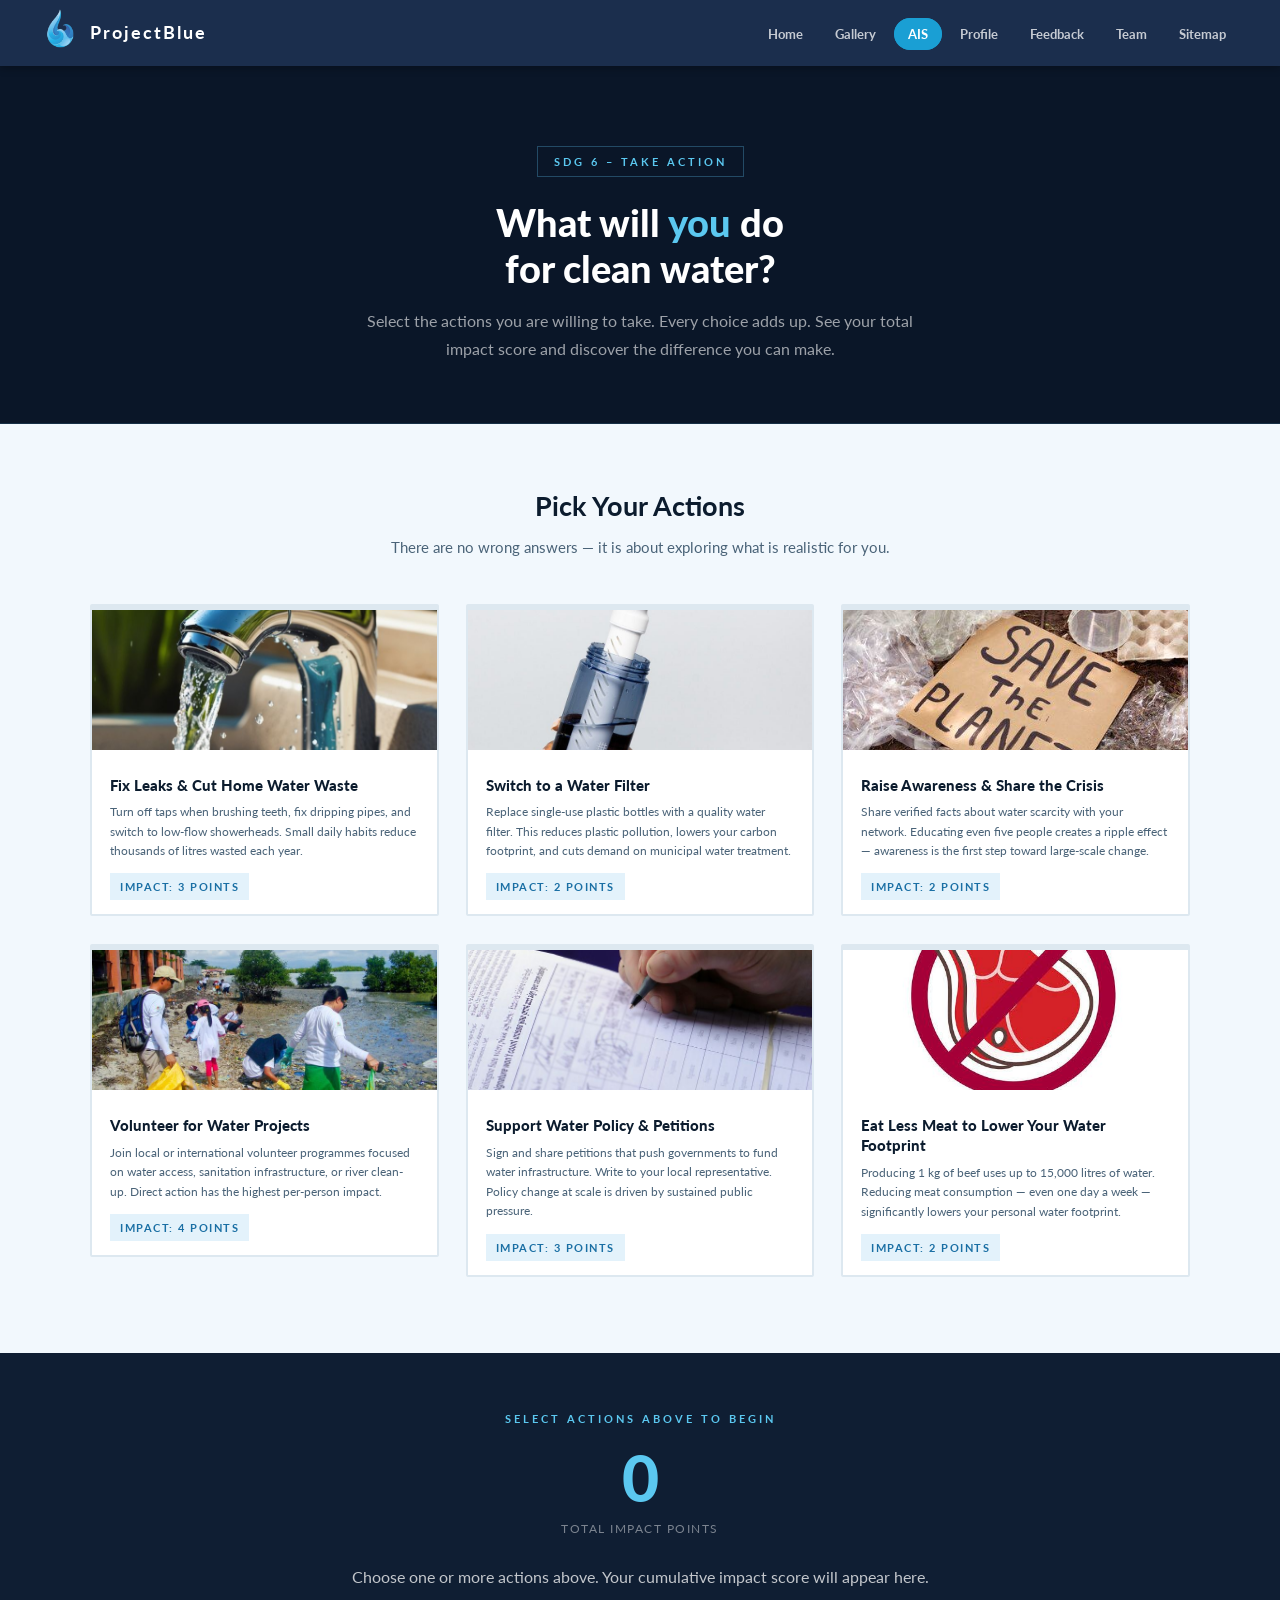
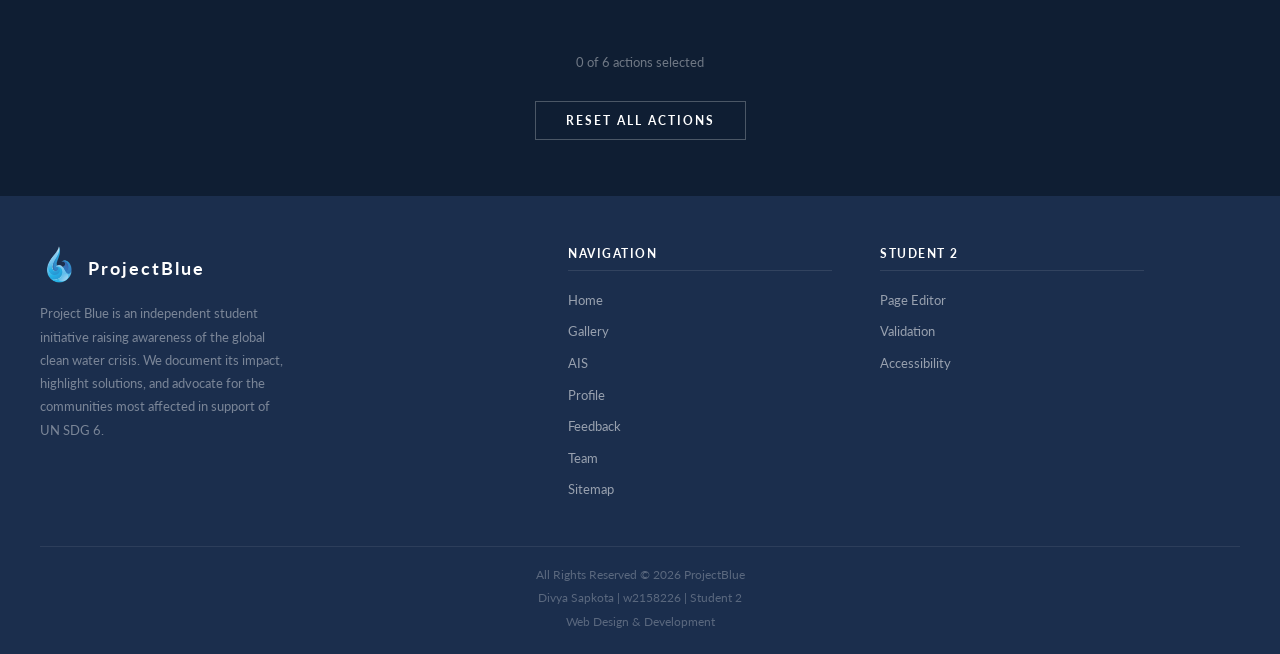
<file: ais.html>
<!DOCTYPE html>
<html lang="en">
<head>
  <meta charset="UTF-8">
  <meta name="viewport" content="width=device-width, initial-scale=1.0">
  <title>Action Impact Simulator – ProjectBlue</title>
  <link rel="stylesheet" href="style.css">
  <link href="https://fonts.googleapis.com/css2?family=Lato:wght@300;400;700;900&display=swap" rel="stylesheet">

  <!-- AIS PAGE – Embedded CSS (ais.html only)
       Min. 5 rules, all commented.
       Does NOT override global styles. -->
  <style>

    /* 1. AIS HERO – dark page header unique to this page */
    .ais-hero {
      background-color: #0a1628;
      padding: 80px 28px 60px;
      text-align: center;
      border-bottom: 1px solid rgba(94,196,240,0.15);
    }

    .ais-hero .page-tag {
      display: inline-block;
      font-size: 0.68rem;
      font-weight: 700;
      letter-spacing: 3px;
      text-transform: uppercase;
      color: var(--accent-light);
      border: 1px solid rgba(94,196,240,0.30);
      padding: 5px 16px;
      margin-bottom: 22px;
    }

    .ais-hero h1 {
      font-size: 2.4rem;
      font-weight: 900;
      color: var(--white);
      line-height: 1.2;
      margin-bottom: 16px;
    }

    .ais-hero h1 em {
      font-style: normal;
      color: var(--accent-light);
    }

    .ais-hero p {
      font-size: 1rem;
      color: rgba(255,255,255,0.60);
      max-width: 560px;
      margin: 0 auto;
      line-height: 1.75;
    }

    /* 2. ACTION CARDS SECTION – light background, contrasts dark header */
    .ais-cards-section {
      background-color: #f2f8fd;
      padding: 64px 28px 48px;
    }

    .ais-cards-section .section-title h2 {
      color: #0c1c2e;
    }

    .ais-cards-section .section-title p {
      color: #4a6378;
    }

    /* 3. ACTION CARD GRID – 3 columns using float */
    .action-grid {
      max-width: 1100px;
      margin: 0 auto;
      overflow: hidden;
    }

    /* Individual action card */
    .action-card {
      float: left;
      width: calc(33.333% - 18px);
      margin: 0 27px 28px 0;
      background: #ffffff;
      border: 2px solid #dde8f0;
      border-radius: 2px;
      overflow: hidden;
      cursor: pointer;
      transition: border-color 0.25s, box-shadow 0.25s, transform 0.2s;
      position: relative;
    }

    /* Every third card – remove right margin */
    .action-card:nth-child(3n) { margin-right: 0; }

    /* 4. SELECTED STATE – card turns highlighted when chosen */
    .action-card.selected {
      border-color: #1a6fa4;
      box-shadow: 0 0 0 3px rgba(26,111,164,0.18);
    }

    .action-card.selected .card-select-bar {
      background-color: #1a6fa4;
    }

    /* Hover state – subtle lift */
    .action-card:hover {
      transform: translateY(-3px);
      box-shadow: 0 8px 24px rgba(12,28,46,0.10);
    }

    /* Thin coloured bar at top of each card, fills on select */
    .card-select-bar {
      height: 4px;
      background-color: #dde8f0;
      transition: background-color 0.25s;
    }

    /* Card thumbnail image */
    .action-card img {
      width: 100%;
      height: 140px;
      object-fit: cover;
      display: block;
    }

    /* Card text body */
    .action-card-body {
      padding: 18px 18px 14px;
    }

    .action-card-body h3 {
      font-size: 0.95rem;
      font-weight: 900;
      color: #0c1c2e;
      margin-bottom: 7px;
    }

    .action-card-body p {
      font-size: 0.78rem;
      color: #4a6378;
      line-height: 1.55;
      margin-bottom: 12px;
    }

    /* Impact points badge */
    .impact-badge {
      display: inline-block;
      font-size: 0.68rem;
      font-weight: 700;
      letter-spacing: 1.5px;
      text-transform: uppercase;
      color: #1a6fa4;
      background-color: #e3f2fb;
      padding: 4px 10px;
    }

    /* Tick icon – appears when selected */
    .card-tick {
      position: absolute;
      top: 12px;
      right: 12px;
      width: 22px;
      height: 22px;
      background-color: #1a6fa4;
      border-radius: 50%;
      display: none;
      align-items: center;
      justify-content: center;
      color: #fff;
      font-size: 0.75rem;
      font-weight: 900;
    }

    .action-card.selected .card-tick { display: flex; }

    /* 5. FEEDBACK / RESULTS SECTION – dark, full-width */
    .ais-results {
      background-color: #0f1e33;
      padding: 56px 28px;
      text-align: center;
      /* Background image changes via JS based on impact level */
      background-size: cover;
      background-position: center;
      position: relative;
      transition: background-image 0.6s ease;
    }

    /* Overlay to keep text readable over background images */
    .results-overlay {
      position: absolute;
      inset: 0;
      background-color: rgba(8,18,32,0.78);
      z-index: 0;
    }

    .results-inner {
      position: relative;
      z-index: 1;
      max-width: 680px;
      margin: 0 auto;
    }

    .results-inner h2 {
      font-size: 1.6rem;
      font-weight: 900;
      color: var(--white);
      margin-bottom: 10px;
    }

    /* Impact level label */
    .impact-level-label {
      font-size: 0.68rem;
      font-weight: 700;
      letter-spacing: 3px;
      text-transform: uppercase;
      color: var(--accent-light);
      margin-bottom: 18px;
      display: block;
    }

    /* Score number */
    .score-display {
      font-size: 4rem;
      font-weight: 900;
      color: var(--accent-light);
      line-height: 1;
      margin-bottom: 8px;
    }

    .score-label {
      font-size: 0.75rem;
      color: rgba(255,255,255,0.45);
      letter-spacing: 1.5px;
      text-transform: uppercase;
      margin-bottom: 24px;
    }

    /* Summary message paragraph */
    .impact-message {
      font-size: 1rem;
      color: rgba(255,255,255,0.75);
      line-height: 1.8;
      margin-bottom: 28px;
      min-height: 60px;
    }

    /* Stat line – selected actions count */
    .results-stats {
      font-size: 0.8rem;
      color: rgba(255,255,255,0.40);
      margin-bottom: 28px;
    }

    /* Reset button */
    .btn-reset {
      font-family: 'Lato', sans-serif;
      font-size: 0.75rem;
      font-weight: 700;
      letter-spacing: 2px;
      text-transform: uppercase;
      color: var(--white);
      background: transparent;
      border: 1px solid rgba(255,255,255,0.25);
      padding: 11px 30px;
      cursor: pointer;
      transition: border-color 0.25s, color 0.25s;
    }

    .btn-reset:hover {
      border-color: var(--accent-light);
      color: var(--accent-light);
    }

    /* Responsive – stack cards to 1 column on small screens */
    @media (max-width: 860px) {
      .action-card { width: calc(50% - 14px); margin-right: 28px; }
      .action-card:nth-child(3n) { margin-right: 28px; }
      .action-card:nth-child(2n) { margin-right: 0; }
      .ais-hero h1 { font-size: 1.8rem; }
    }

    @media (max-width: 560px) {
      .action-card { width: 100%; margin-right: 0; }
      .ais-hero h1 { font-size: 1.5rem; }
    }

  </style>
</head>
<body>

<!-- HEADER – copied from shared template (Student 1).
     Only change: class="active" moved to AIS link. -->
<header>
  <nav>
    <a href="home.html" class="logo">
      <img src="logo.png" alt="ProjectBlue logo">
      <span class="logo-text">ProjectBlue</span>
    </a>
    <ul class="nav-links" role="navigation" aria-label="Main navigation">
      <li><a href="home.html">Home</a></li>
      <li><a href="gallery.html">Gallery</a></li>
      <li><a href="ais.html" class="active" aria-current="page">AIS</a></li>
      <li><a href="profile.html">Profile</a></li>
      <li><a href="feedback.html">Feedback</a></li>
      <li><a href="team.html">Team</a></li>
      <li><a href="sitemap.html">Sitemap</a></li>
    </ul>
  </nav>
</header>

<main>

  <!-- PAGE HERO -->
  <section class="ais-hero" aria-label="Action Impact Simulator introduction">
    <span class="page-tag">SDG 6 – Take Action</span>
    <h1>What will <em>you</em> do<br>for clean water?</h1>
    <p>
      Select the actions you are willing to take. Every choice adds up.
      See your total impact score and discover the difference you can make.
    </p>
  </section>

  <!-- ACTION CARDS SECTION -->
  <section class="ais-cards-section" aria-label="Action selection cards">
    <div class="container">
      <div class="section-title">
        <h2>Pick Your Actions</h2>
        <p>There are no wrong answers — it is about exploring what is realistic for you.</p>
      </div>
    </div>

    <div class="action-grid" role="list" aria-label="List of available actions">

      <!-- CARD 1 – Reduce water waste at home (3 pts) -->
      <article class="action-card" role="listitem"
               data-points="3"
               aria-label="Action: Fix leaks and reduce water waste at home. Impact: 3 points."
               tabindex="0">
        <div class="card-select-bar"></div>
        <div class="card-tick" aria-hidden="true">&#10003;</div>
        <!-- Replace with your own royalty-free image; suggested: dripping tap close-up -->
        <img src="1.jpg"
             alt="A dripping tap wasting water, representing household water waste">
        <div class="action-card-body">
          <h3>Fix Leaks &amp; Cut Home Water Waste</h3>
          <p>Turn off taps when brushing teeth, fix dripping pipes, and switch to low-flow showerheads. Small daily habits reduce thousands of litres wasted each year.</p>
          <span class="impact-badge">Impact: 3 points</span>
        </div>
      </article>

      <!-- CARD 2 – Use a water filter (2 pts) -->
      <article class="action-card" role="listitem"
               data-points="2"
               aria-label="Action: Use a water filter instead of buying bottled water. Impact: 2 points."
               tabindex="0">
        <div class="card-select-bar"></div>
        <div class="card-tick" aria-hidden="true">&#10003;</div>
        <!-- Suggested: reusable water bottle with filter beside a tap -->
        <img src="2.jpg"
             alt="A reusable water bottle with filter beside a tap, representing cleaner and sustainable water use">
        <div class="action-card-body">
          <h3>Switch to a Water Filter</h3>
          <p>Replace single-use plastic bottles with a quality water filter. This reduces plastic pollution, lowers your carbon footprint, and cuts demand on municipal water treatment.</p>
          <span class="impact-badge">Impact: 2 points</span>
        </div>
      </article>

      <!-- CARD 3 – Raise awareness / share info (2 pts) -->
      <article class="action-card" role="listitem"
               data-points="2"
               aria-label="Action: Share information about the water crisis. Impact: 2 points."
               tabindex="0">
        <div class="card-select-bar"></div>
        <div class="card-tick" aria-hidden="true">&#10003;</div>
        <!-- Suggested: person on phone sharing content, social media illustration -->
        <img src="5.jpg"
             alt="Awareness">
        <div class="action-card-body">
          <h3>Raise Awareness &amp; Share the Crisis</h3>
          <p>Share verified facts about water scarcity with your network. Educating even five people creates a ripple effect — awareness is the first step toward large-scale change.</p>
          <span class="impact-badge">Impact: 2 points</span>
        </div>
      </article>

      <!-- CARD 4 – Volunteer or join community projects (4 pts) -->
      <article class="action-card" role="listitem"
               data-points="4"
               aria-label="Action: Volunteer for water-related community projects. Impact: 4 points."
               tabindex="0">
        <div class="card-select-bar"></div>
        <div class="card-tick" aria-hidden="true">&#10003;</div>
        <!-- Suggested: group of volunteers working on a water well or river clean-up -->
        <img src="11.jpg"
             alt="Volunteers working together on a community water well project in a developing region">
        <div class="action-card-body">
          <h3>Volunteer for Water Projects</h3>
          <p>Join local or international volunteer programmes focused on water access, sanitation infrastructure, or river clean-up. Direct action has the highest per-person impact.</p>
          <span class="impact-badge">Impact: 4 points</span>
        </div>
      </article>

      <!-- CARD 5 – Support water policy / sign petitions (3 pts) -->
      <article class="action-card" role="listitem"
               data-points="3"
               aria-label="Action: Sign petitions and support water policy. Impact: 3 points."
               tabindex="0">
        <div class="card-select-bar"></div>
        <div class="card-tick" aria-hidden="true">&#10003;</div>
        <!-- Suggested: person signing a petition or hands holding a policy document -->
        <img src="3.jpg"
             alt="Person signing a water rights petition, representing civic engagement for clean water policy">
        <div class="action-card-body">
          <h3>Support Water Policy &amp; Petitions</h3>
          <p>Sign and share petitions that push governments to fund water infrastructure. Write to your local representative. Policy change at scale is driven by sustained public pressure.</p>
          <span class="impact-badge">Impact: 3 points</span>
        </div>
      </article>

      <!-- CARD 6 – Reduce meat consumption to save water (2 pts) -->
      <!-- Student decision: Added as the 6th required card.
           Meat production is one of the largest consumers of fresh water globally. -->
      <article class="action-card" role="listitem"
               data-points="2"
               aria-label="Action: Reduce meat consumption to save water. Impact: 2 points."
               tabindex="0">
        <div class="card-select-bar"></div>
        <div class="card-tick" aria-hidden="true">&#10003;</div>
        <!-- Suggested: plant-based meal on a plate or market vegetables -->
        <img src="4.jpg"
             alt="A plant-based meal representing reduced meat consumption and lower water footprint">
        <div class="action-card-body">
          <h3>Eat Less Meat to Lower Your Water Footprint</h3>
          <p>Producing 1 kg of beef uses up to 15,000 litres of water. Reducing meat consumption — even one day a week — significantly lowers your personal water footprint.</p>
          <span class="impact-badge">Impact: 2 points</span>
        </div>
      </article>

    </div><!-- /action-grid -->
  </section>

  <!-- RESULTS / FEEDBACK SECTION -->
  <!-- Background image changed by JS: low=results-low.jpg / medium=results-mid.jpg / high=results-high.jpg -->
  <section class="ais-results" id="aisResults" aria-label="Your impact score and feedback" aria-live="polite">
    <div class="rsults-overlay" aria-hidden="true"></div>
    <div class="results-inner">

      <span class="impact-level-label" id="impactLevel">Select actions above to begin</span>
      <div class="score-display" id="scoreDisplay" aria-label="Total impact score">0</div>
      <p class="score-label">total impact points</p>

      <p class="impact-message" id="impactMessage">
        Choose one or more actions above. Your cumulative impact score will appear here.
      </p>

      <p class="results-stats" id="resultsStats">
        0 of 6 actions selected
      </p>

      <button class="btn-reset" id="resetBtn" aria-label="Reset all selected actions">
        Reset All Actions
      </button>

    </div>
  </section>

</main>

<!-- FOOTER – copied from shared template (Student 1).
     Updated: Page Editor and Validation links point to Student 2's pages. -->
<footer>
  <div class="footer-inner">

    <div class="footer-brand">
      <a href="home.html" class="logo">
        <img src="logo.png" alt="Project Blue logo" style="width:38px;height:38px;">
        <span class="logo-text">ProjectBlue</span>
      </a>
      <p>Project Blue is an independent student initiative raising awareness of the global clean water crisis. We document its impact, highlight solutions, and advocate for the communities most affected in support of UN SDG 6.</p>
    </div>

    <div class="footer-section">
      <h4>Navigation</h4>
      <a href="home.html">Home</a>
      <a href="gallery.html">Gallery</a>
      <a href="ais.html">AIS</a>
      <a href="profile.html">Profile</a>
      <a href="feedback.html">Feedback</a>
      <a href="team.html">Team</a>
      <a href="sitemap.html">Sitemap</a>
    </div>

    <div class="footer-section">
      <h4>Student 2</h4>
      <a href="pageEditor_ST2.html">Page Editor</a>
      <a href="validation_ST2.html">Validation</a>
      <a href="#accessibility" aria-label="Accessibility compliance statement">Accessibility</a>
    </div>

  </div>

  <div class="footer-bottom">
    <div>All Rights Reserved &copy; 2026 ProjectBlue</div>
    <div>Divya Sapkota | w2158226 | Student 2</div>
    <div>Web Design &amp; Development</div>
  </div>
</footer>

<!-- ============================================================
     JAVASCRIPT – AIS Interaction Logic
     
     Impact level thresholds (clearly stated as required):
       Low    = 0 – 5 points  → results-low.jpg background
       Medium = 6 – 11 points → results-mid.jpg background
       High   = 12+ points    → results-high.jpg background
     
     Max possible score: 16 points (all 6 cards selected)
============================================================ -->
<script>
  // ── DATA ──────────────────────────────────────────────────────
  // Background images per impact level (swap with your own images)
  var BG_IMAGES = {
    none:   '',
    low:    'results-low.jpg',    // e.g. dry cracked earth
    medium: 'results-mid.jpg',    // e.g. person at a standpipe
    high:   'results-high.jpg'    // e.g. clean water flowing, happy community
  };

  // Summary messages per level
  var MESSAGES = {
    none:   'Choose one or more actions above. Your cumulative impact score will appear here.',
    low:    'A small but meaningful start. Every drop counts — consider adding more actions to increase your impact on SDG 6.',
    medium: 'You are making a real difference. Your commitment to water conservation is helping build a more sustainable future.',
    high:   'Outstanding commitment! Your choices represent the kind of individual action that, scaled across communities, can genuinely move the needle on the global water crisis.'
  };

  // Level labels per impact level
  var LABELS = {
    none:   'Select actions above to begin',
    low:    'Low Impact',
    medium: 'Medium Impact',
    high:   'High Impact'
  };

  // ── DOM REFERENCES ────────────────────────────────────────────
  var cards       = document.querySelectorAll('.action-card');
  var scoreEl     = document.getElementById('scoreDisplay');
  var levelEl     = document.getElementById('impactLevel');
  var messageEl   = document.getElementById('impactMessage');
  var statsEl     = document.getElementById('resultsStats');
  var resultsEl   = document.getElementById('aisResults');
  var resetBtn    = document.getElementById('resetBtn');

  // ── STATE ─────────────────────────────────────────────────────
  // Object to track which cards are selected (keyed by index)
  var selectedCards = {};

  // ── FUNCTIONS ─────────────────────────────────────────────────

  // Calculate total score from selected cards
  function calcScore() {
    var total = 0;
    for (var key in selectedCards) {
      if (selectedCards[key]) {
        total += selectedCards[key];
      }
    }
    return total;
  }

  // Count how many cards are selected
  function countSelected() {
    var count = 0;
    for (var key in selectedCards) {
      if (selectedCards[key]) count++;
    }
    return count;
  }

  // Determine impact level string from score
  function getLevel(score) {
    if (score === 0)  return 'none';
    if (score <= 5)   return 'low';    // Low:    1 – 5 pts
    if (score <= 11)  return 'medium'; // Medium: 6 – 11 pts
    return 'high';                     // High:   12+ pts
  }

  // Update the results section with current score and level
  function updateResults() {
    var score   = calcScore();
    var count   = countSelected();
    var level   = getLevel(score);

    // Update score number
    scoreEl.textContent = score;

    // Update impact level label
    levelEl.textContent = LABELS[level];

    // Update summary message
    messageEl.textContent = MESSAGES[level];

    // Update stats line
    statsEl.textContent = count + ' of 6 actions selected';

    // Change background image based on impact level (JS-controlled)
    if (BG_IMAGES[level]) {
      resultsEl.style.backgroundImage = 'url(' + BG_IMAGES[level] + ')';
    } else {
      resultsEl.style.backgroundImage = 'none';
    }
  }

  // Toggle a card's selected state
  function toggleCard(card, index) {
    var points = parseInt(card.getAttribute('data-points'), 10);

    if (selectedCards[index]) {
      // Deselect
      selectedCards[index] = 0;
      card.classList.remove('selected');
      card.setAttribute('aria-pressed', 'false');
    } else {
      // Select
      selectedCards[index] = points;
      card.classList.add('selected');
      card.setAttribute('aria-pressed', 'true');
    }

    updateResults();
  }

  // ── EVENT LISTENERS ───────────────────────────────────────────

  // Attach click and keyboard listeners to each card
  cards.forEach(function (card, index) {
    // Initialise state
    selectedCards[index] = 0;
    card.setAttribute('aria-pressed', 'false');
    card.setAttribute('role', 'button');

    // Click to toggle
    card.addEventListener('click', function () {
      toggleCard(card, index);
    });

    // Keyboard: Enter or Space to toggle (accessibility)
    card.addEventListener('keydown', function (e) {
      if (e.key === 'Enter' || e.key === ' ') {
        e.preventDefault();
        toggleCard(card, index);
      }
    });

    // Hover: JS event listeners as required (visual handled by CSS)
    card.addEventListener('mouseenter', function () {
      card.style.cursor = 'pointer';
    });
  });

  // Reset button – clear all selections
  resetBtn.addEventListener('click', function () {
    cards.forEach(function (card, index) {
      selectedCards[index] = 0;
      card.classList.remove('selected');
      card.setAttribute('aria-pressed', 'false');
    });
    updateResults();
  });

  // Initialise results on page load
  updateResults();
</script>

</body>
</html>
</file>
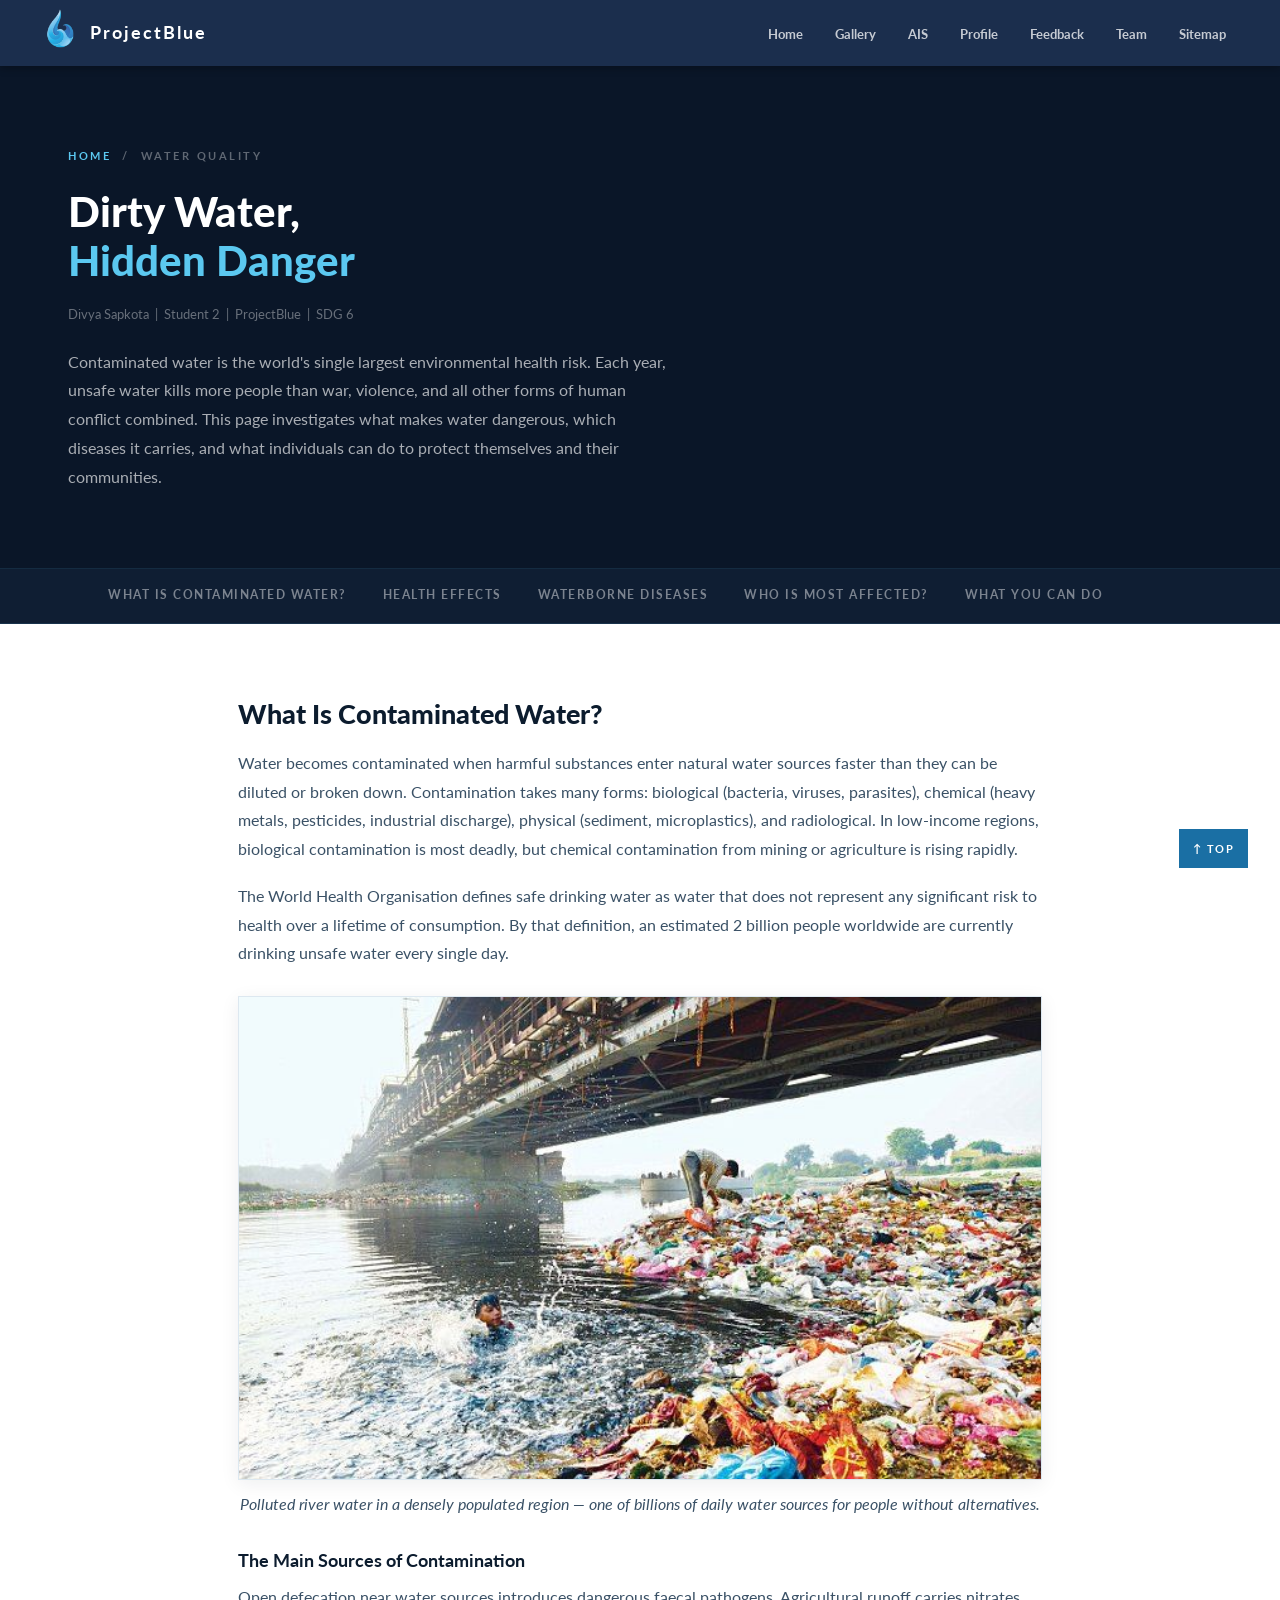
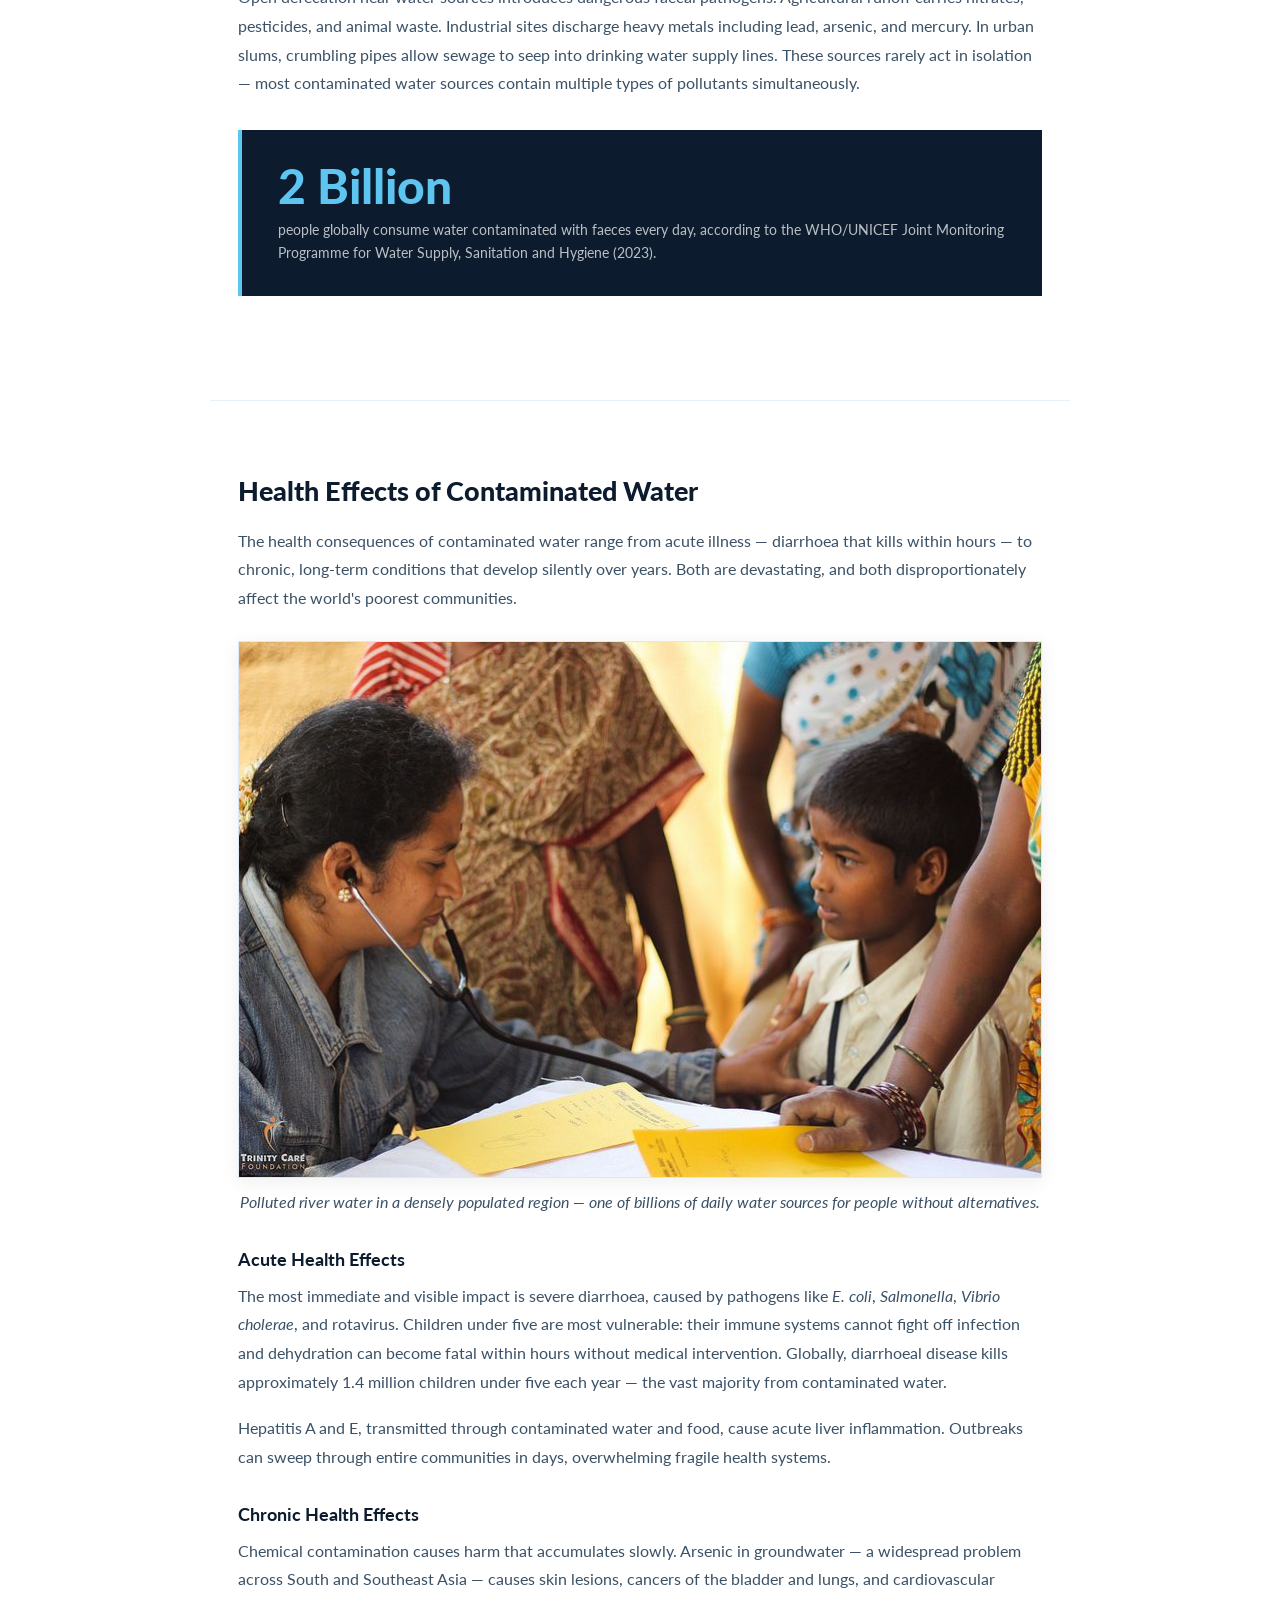
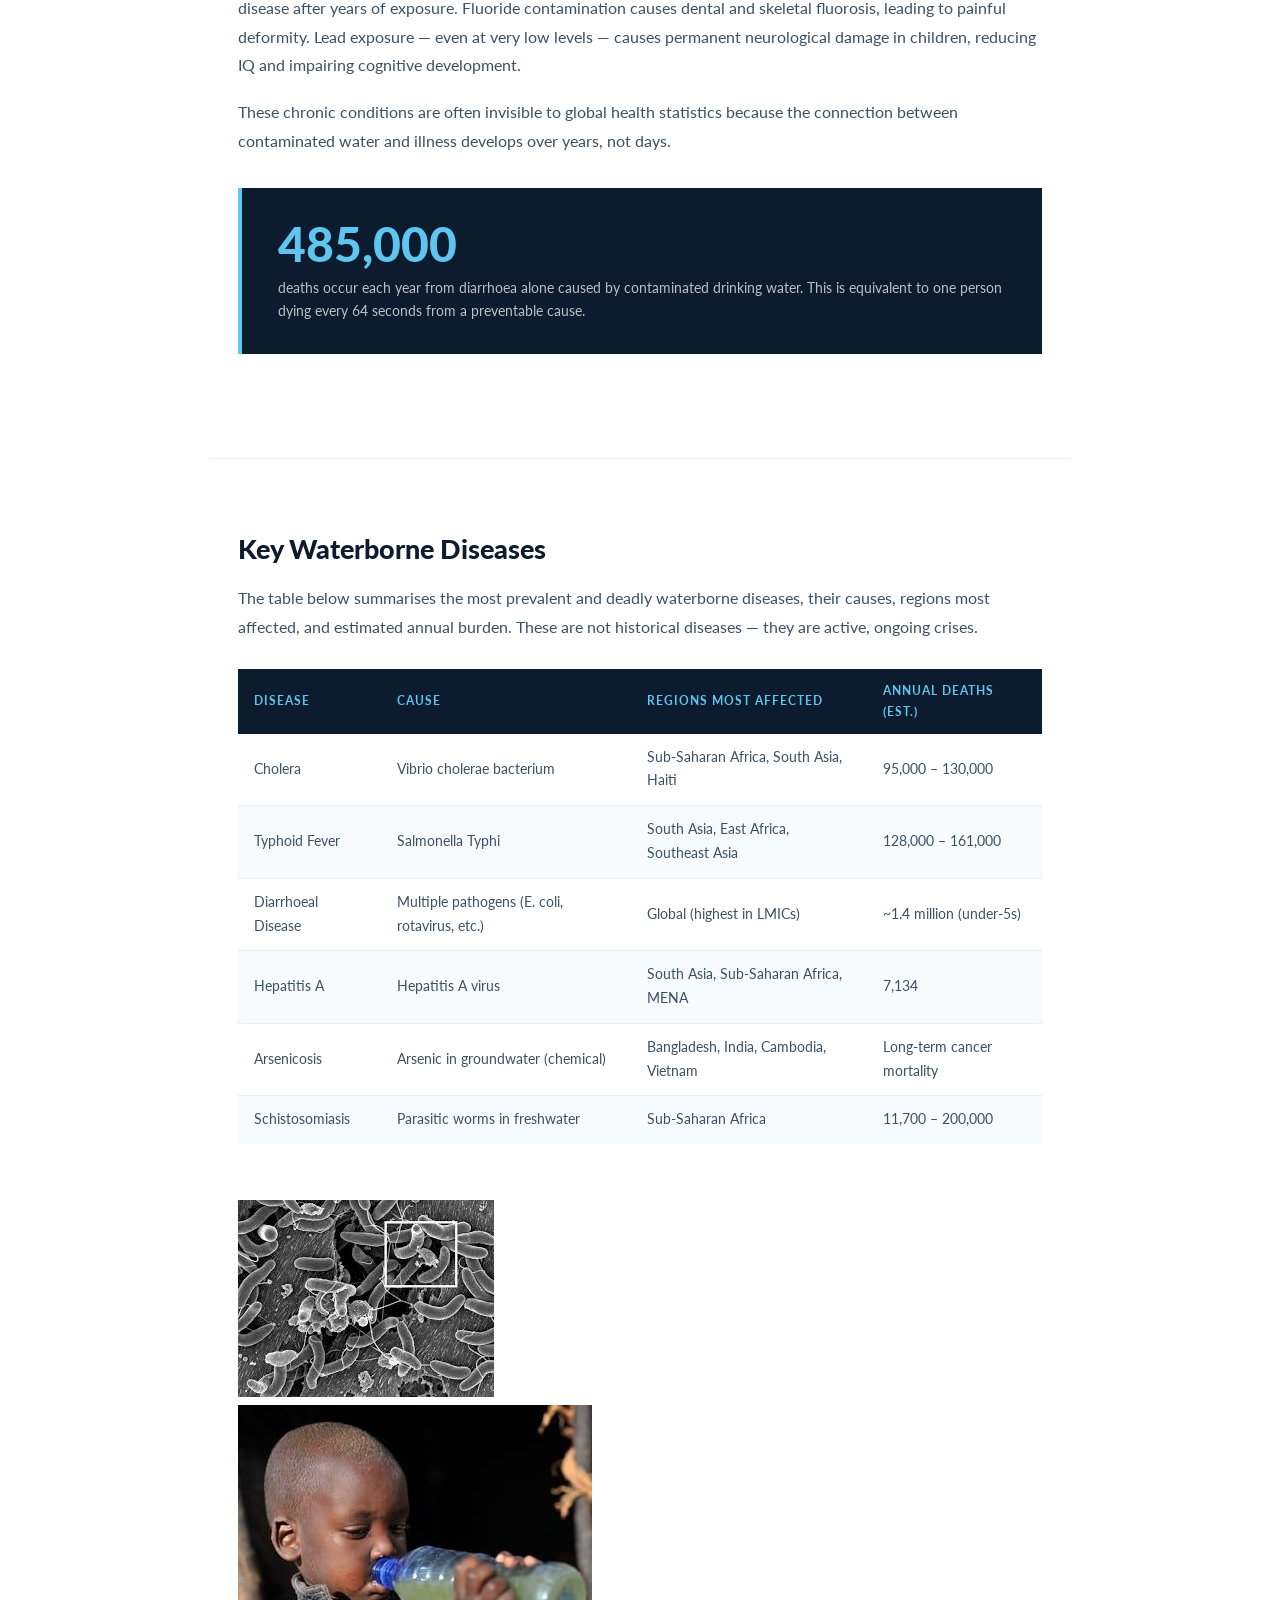
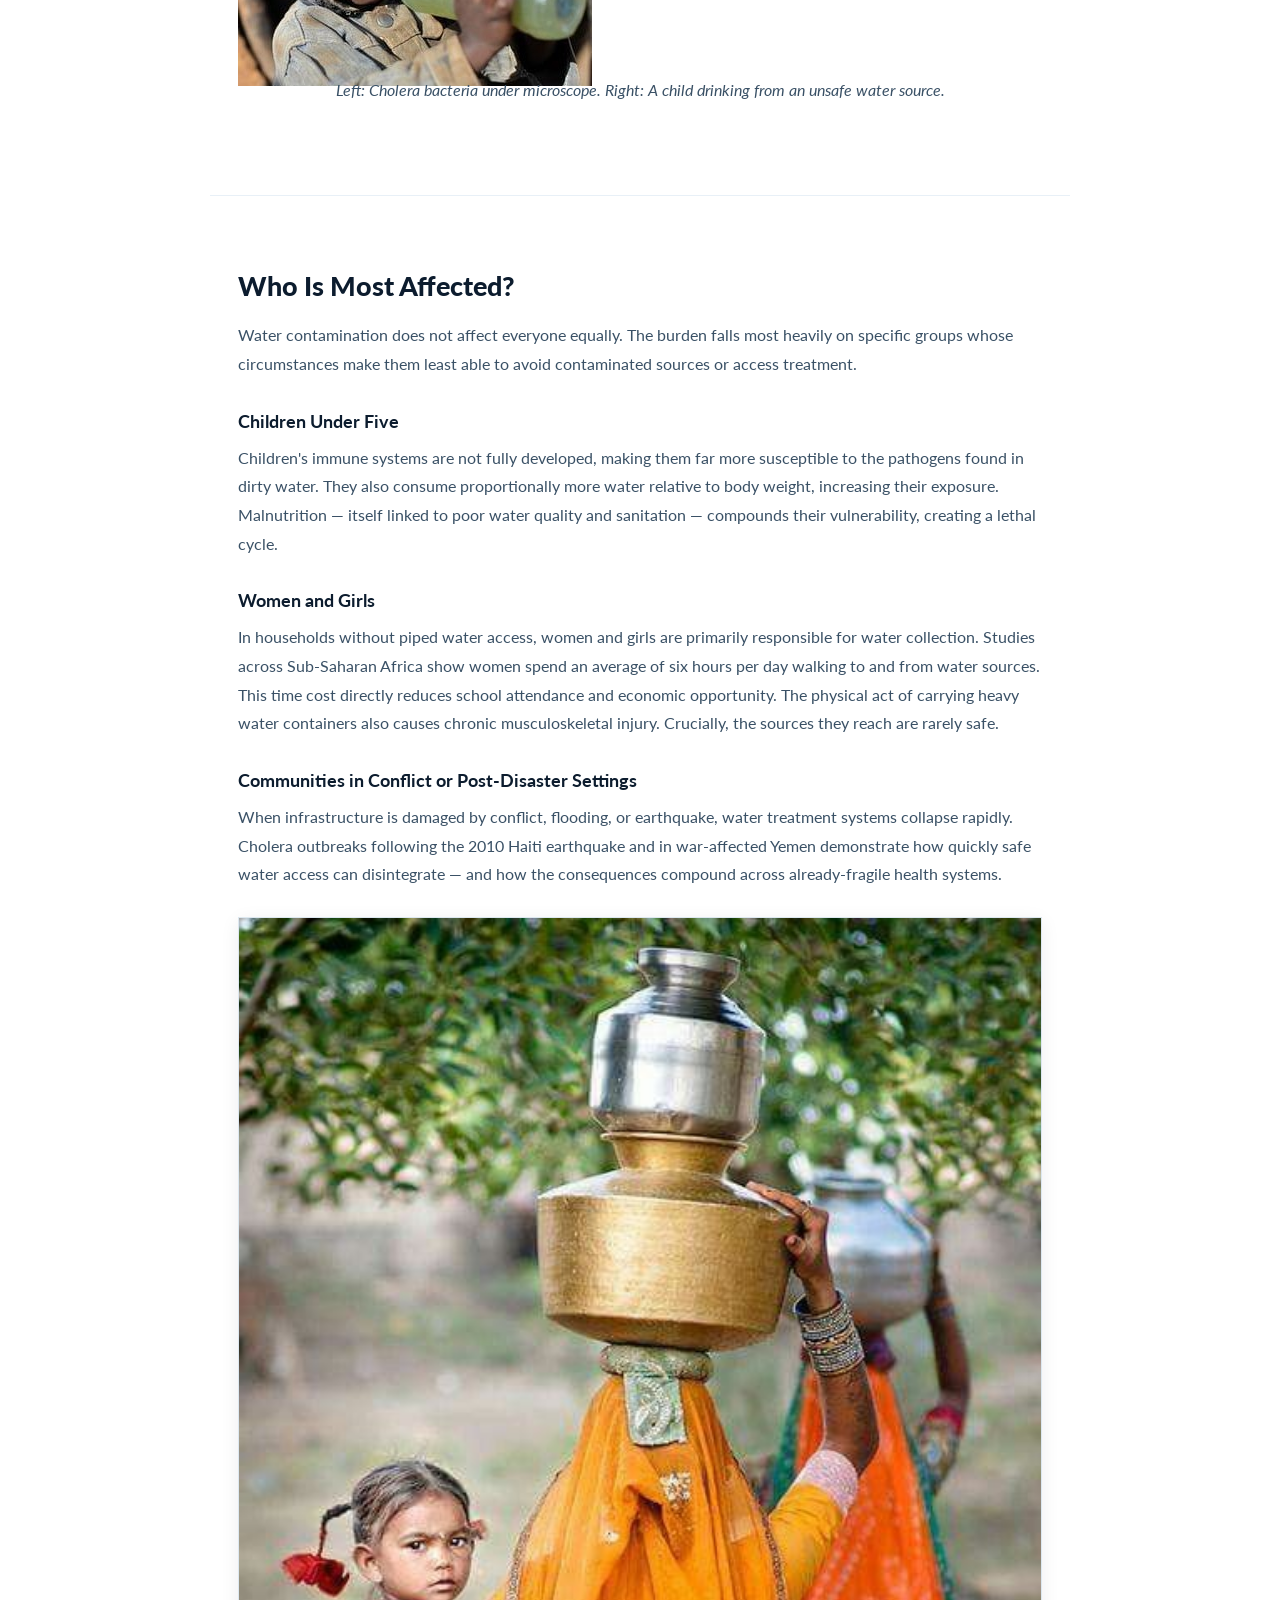
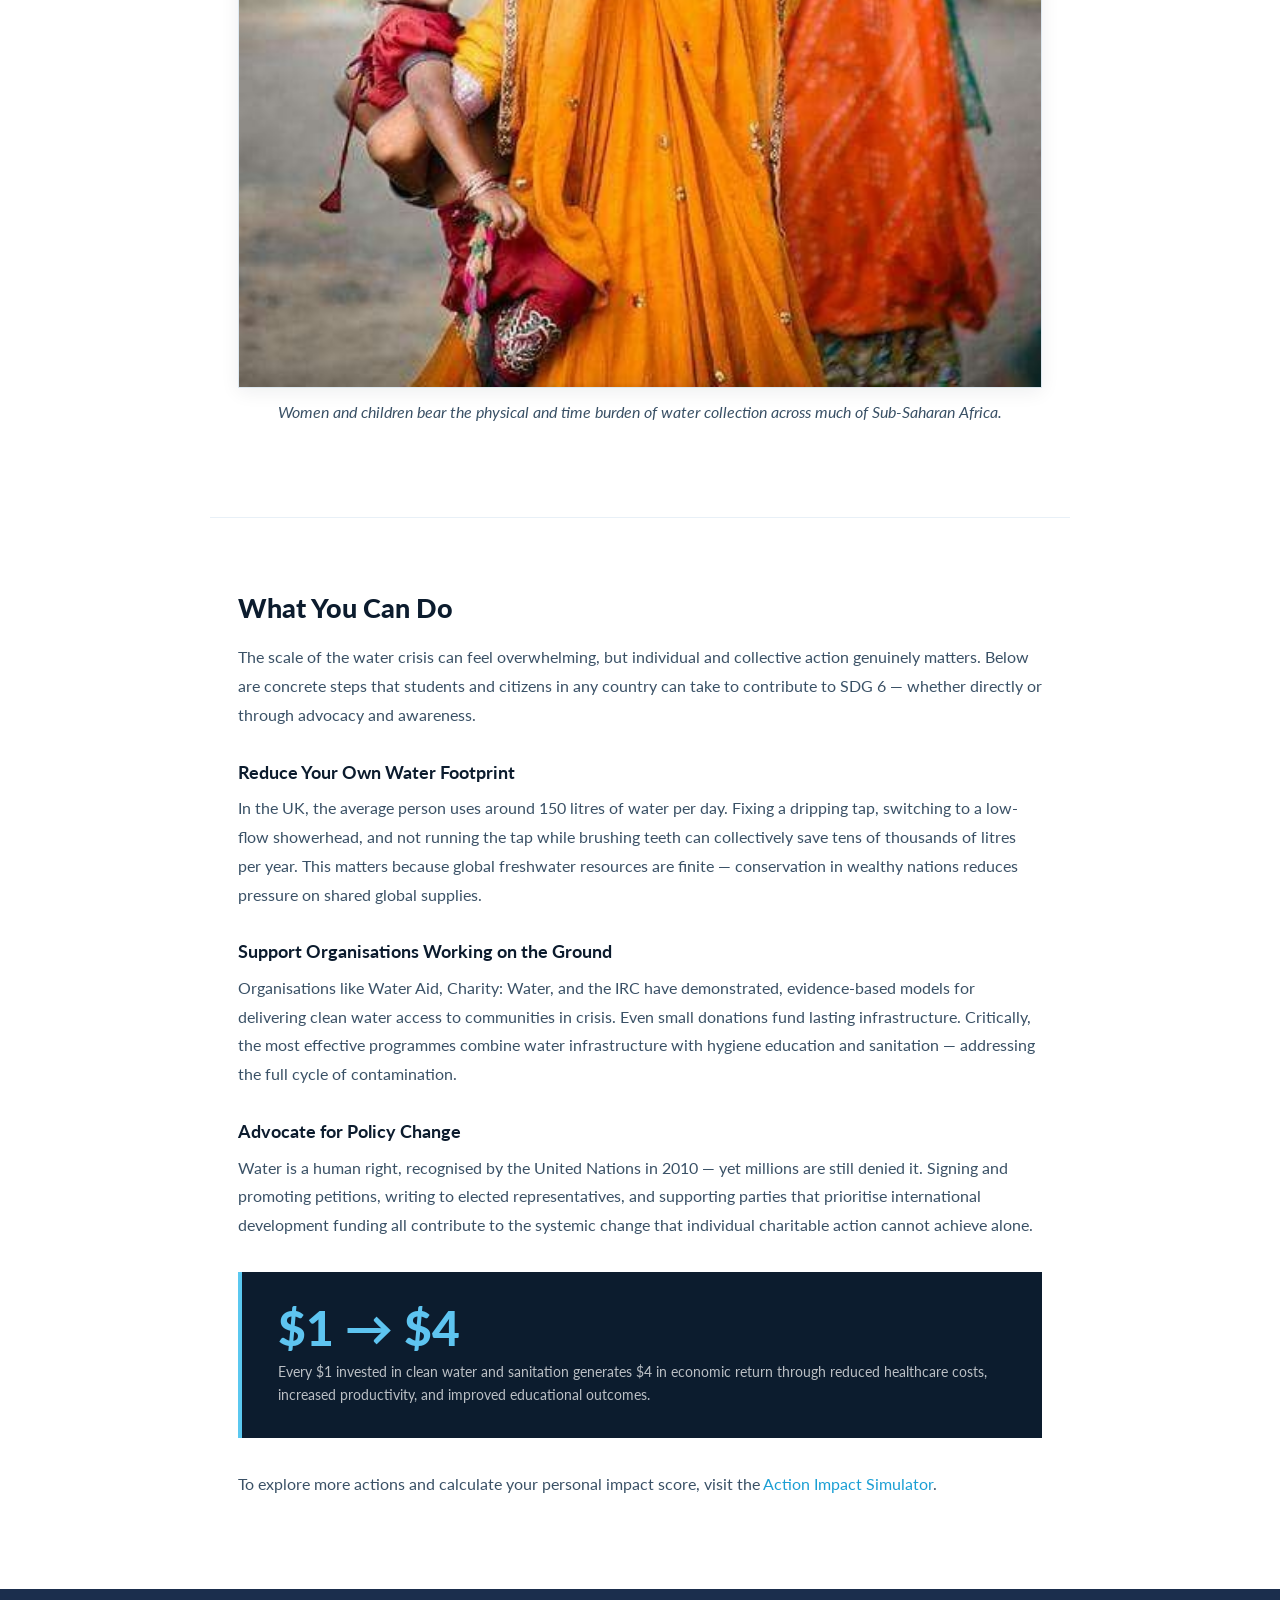
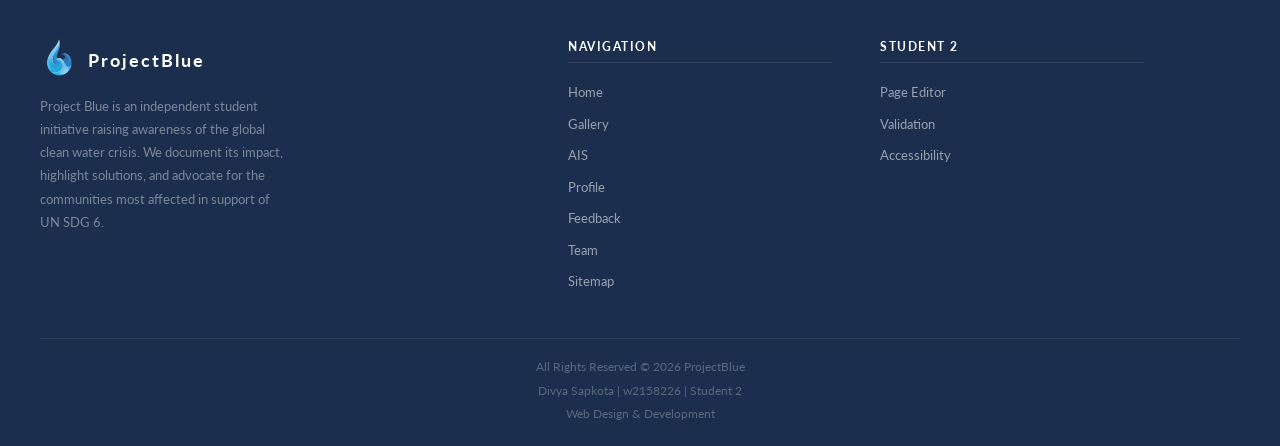
<file: content_ST2.html>
<!DOCTYPE html>
<html lang="en">

<head>
  <meta charset="UTF-8">
  <meta name="viewport" content="width=device-width, initial-scale=1.0">
  <title>Dirty Water, Hidden Danger – ProjectBlue</title>
  <link rel="stylesheet" href="style.css">
  <link href="https://fonts.googleapis.com/css2?family=Lato:wght@300;400;700;900&display=swap" rel="stylesheet">

  <!-- CONTENT PAGE ST2 – Embedded CSS (content_ST2.html only)
       Page-specific styles only. Does NOT override global CSS. -->
  <style>













    /* 1. CONTENT PAGE HERO – editorial, dark, full-width banner */
    .content-hero {
      background-color: #0a1628;
      padding: 80px 28px 60px;
      border-bottom: 1px solid rgba(94, 196, 240, 0.12);
    }

    .content-hero .breadcrumb {
      font-size: 0.68rem;
      font-weight: 700;
      letter-spacing: 2.5px;
      text-transform: uppercase;
      color: rgba(255, 255, 255, 0.35);
      margin-bottom: 22px;
    }

    .content-hero .breadcrumb a {
      color: var(--accent-light);
      text-decoration: none;
    }

    .content-hero h1 {
      font-size: 2.6rem;
      font-weight: 900;
      color: var(--white);
      line-height: 1.18;
      max-width: 680px;
      margin-bottom: 18px;
    }

    .content-hero h1 em {
      font-style: normal;
      color: var(--accent-light);
    }

    .content-hero .hero-byline {
      font-size: 0.8rem;
      color: rgba(255, 255, 255, 0.38);
      margin-bottom: 22px;
    }

    .content-hero .hero-intro {
      font-size: 1rem;
      color: rgba(255, 255, 255, 0.65);
      line-height: 1.8;
      max-width: 600px;
    }

    /* 2. INTERNAL NAVIGATION MENU – sticky side or top list of links */
    .content-nav {
      background-color: #0f1e33;
      border-bottom: 1px solid rgba(94, 196, 240, 0.12);
      padding: 0 28px;
      position: sticky;
      top: 0;
      z-index: 50;
    }

    .content-nav ul {
      list-style: none;
      display: flex;
      flex-wrap: wrap;
      gap: 0;
      max-width: 1100px;
      margin: 0 auto;
      padding: 0;
      overflow: hidden;
    }

    .content-nav ul li a {
      display: block;
      font-size: 0.72rem;
      font-weight: 700;
      letter-spacing: 1.5px;
      text-transform: uppercase;
      color: rgba(255, 255, 255, 0.45);
      text-decoration: none;
      padding: 16px 18px;
      border-bottom: 2px solid transparent;
      transition: color 0.2s, border-color 0.2s;
    }

    .content-nav ul li a:hover {
      color: var(--accent-light);
      border-bottom-color: var(--accent-light);
    }

    /* 3. CONTENT BODY AREA – light background, readable prose */
    .content-body {
      background-color: #ffffff;
    }

    .content-section {
      max-width: 860px;
      margin: 0 auto;
      padding: 72px 28px;
      border-bottom: 1px solid #e8f0f7;
    }

    .content-section:last-of-type {
      border-bottom: none;
    }

    .content-section h2 {
      font-size: 1.7rem;
      font-weight: 900;
      color: #0c1c2e;
      margin-bottom: 18px;
    }

    .content-section h3 {
      font-size: 1.1rem;
      font-weight: 700;
      color: #0c1c2e;
      margin: 32px 0 10px;
    }

    .content-section p {
      font-size: 0.97rem;
      color: #3a5166;
      line-height: 1.85;
      margin-bottom: 18px;
    }

    /* 4. CONTENT IMAGES – styled with borders and spacing */
    .content-img {
      width: 100%;
      display: block;
      margin: 28px 0;
      border: 1px solid #dde8f0;
      box-shadow: 0 4px 18px rgba(12, 28, 46, 0.07);
    }

    /* Image caption */
    .img-caption {
      font-size: 0.72rem;
      color: #8aa3b6;
      text-align: center;
      margin-top: -18px;
      margin-bottom: 28px;
      font-style: italic;
    }

    /* Two-column image layout for mid-section */
    .img-pair {
      overflow: hidden;
      margin: 28px 0;
    }

    .img-pair img {
      float: left;
      width: calc(50% - 10px);
      margin-right: 20px;
      border: 1px solid #dde8f0;
      box-shadow: 0 4px 14px rgba(12, 28, 46, 0.06);
    }

    .img-pair img:last-child {
      margin-right: 0;
    }

    /* 5. STAT CALLOUT BOX – highlighted fact block */
    .stat-callout {
      background-color: #0c1c2e;
      color: var(--white);
      padding: 32px 36px;
      margin: 32px 0;
      border-left: 4px solid var(--accent-light, #5ec4f0);
    }

    .stat-callout .big-stat {
      font-size: 3rem;
      font-weight: 900;
      color: #5ec4f0;
      line-height: 1;
      margin-bottom: 8px;
    }

    .stat-callout p {
      color: rgba(255, 255, 255, 0.72);
      font-size: 0.9rem;
      line-height: 1.6;
      margin: 0;
    }

    /* 6. DISEASE TABLE – clean tabular data styling */
    .disease-table {
      width: 100%;
      border-collapse: collapse;
      margin: 28px 0;
      font-size: 0.85rem;
    }

    .disease-table th {
      background-color: #0c1c2e;
      color: #5ec4f0;
      font-weight: 700;
      letter-spacing: 1px;
      text-transform: uppercase;
      font-size: 0.72rem;
      padding: 12px 16px;
      text-align: left;
    }

    .disease-table td {
      padding: 12px 16px;
      color: #3a5166;
      border-bottom: 1px solid #e8f0f7;
    }

    .disease-table tr:last-child td {
      border-bottom: none;
    }

    .disease-table tr:nth-child(even) td {
      background-color: #f7fbfe;
    }

    /* 7. GO TO TOP BUTTON – fixed, always visible */
    .go-top {
      position: fixed;
      bottom: 32px;
      right: 32px;
      background-color: #1a6fa4;
      color: #ffffff;
      font-family: 'Lato', sans-serif;
      font-size: 0.68rem;
      font-weight: 700;
      letter-spacing: 1.5px;
      text-transform: uppercase;
      text-decoration: none;
      padding: 10px 14px;
      z-index: 100;
      transition: background-color 0.2s;
    }

    .go-top:hover {
      background-color: #5ec4f0;
      color: #0c1c2e;
    }

    /* Responsive */
    @media (max-width: 680px) {
      .content-hero h1 {
        font-size: 1.8rem;
      }

      .img-pair img {
        width: 100%;
        float: none;
        margin-right: 0;
        margin-bottom: 14px;
      }

      .content-nav ul {
        overflow-x: auto;
        flex-wrap: nowrap;
      }
    }
  </style>
</head>

<body>

  <!-- Anchor for Go to Top button -->
  <a id="top" tabindex="-1" aria-hidden="true"></a>

  <!-- HEADER – copied from shared template (Student 1).
     Only change: no active class on nav links (content pages don't match nav items). -->
  <header>
    <nav>
      <a href="home.html" class="logo">
        <img src="logo.png" alt="ProjectBlue logo">
        <span class="logo-text">ProjectBlue</span>
      </a>
      <ul class="nav-links" aria-label="Main navigation">
        <li><a href="home.html">Home</a></li>
        <li><a href="gallery.html">Gallery</a></li>
        <li><a href="ais.html">AIS</a></li>
        <li><a href="profile.html">Profile</a></li>
        <li><a href="feedback.html">Feedback</a></li>
        <li><a href="team.html">Team</a></li>
        <li><a href="sitemap.html">Sitemap</a></li>
      </ul>
    </nav>
  </header>

  <main>
  






    <!-- PAGE HERO -->
    <section class="content-hero" aria-label="Page introduction">
      <div class="container">
        <p class="breadcrumb">
          <a href="home.html">Home</a> &nbsp;/&nbsp; Water Quality
        </p>
        <h1>Dirty Water,<br><em>Hidden Danger</em></h1>
        <p class="hero-byline">
          Divya Sapkota &nbsp;|&nbsp; Student 2 &nbsp;|&nbsp; ProjectBlue &nbsp;|&nbsp; SDG 6
        </p>
        <p class="hero-intro">
          Contaminated water is the world's single largest environmental health risk. Each year,
          unsafe water kills more people than war, violence, and all other forms of human conflict
          combined. This page investigates what makes water dangerous, which diseases it carries,
          and what individuals can do to protect themselves and their communities.
        </p>
      </div>
    </section>

    <!-- INTERNAL NAVIGATION MENU (required for long pages) -->
    <nav class="content-nav" aria-label="Page sections navigation">
      <ul>
        <li><a href="#what-is-contaminated-water">What Is Contaminated Water?</a></li>
        <li><a href="#health-effects">Health Effects</a></li>
        <li><a href="#diseases">Waterborne Diseases</a></li>
        <li><a href="#who-is-affected">Who Is Most Affected?</a></li>
        <li><a href="#what-you-can-do">What You Can Do</a></li>
      </ul>
    </nav>

    <!-- CONTENT BODY -->
    <div class="content-body">

      <!-- SECTION 1 – What Is Contaminated Water? -->
      <section class="content-section" id="what-is-contaminated-water"
        aria-label="Section: What is contaminated water?">
        <h2>What Is Contaminated Water?</h2>
        <p>
          Water becomes contaminated when harmful substances enter natural water sources faster than
          they can be diluted or broken down. Contamination takes many forms: biological (bacteria,
          viruses, parasites), chemical (heavy metals, pesticides, industrial discharge), physical
          (sediment, microplastics), and radiological. In low-income regions, biological contamination
          is most deadly, but chemical contamination from mining or agriculture is rising rapidly.
        </p>
        <p>
          The World Health Organisation defines safe drinking water as water that does not represent
          any significant risk to health over a lifetime of consumption. By that definition, an estimated
          2 billion people worldwide are currently drinking unsafe water every single day.
        </p>

        <!-- Image 1 – replace with royalty-free image -->
        <img class="content-img" src="8.jpg"
          alt="A river visibly polluted with industrial discharge and floating debris in a low-income urban area">
        <p class="img-caption">
          Polluted river water in a densely populated region — one of billions of daily water sources for people without
          alternatives.
        </p>

        <h3>The Main Sources of Contamination</h3>
        <p>
          Open defecation near water sources introduces dangerous faecal pathogens. Agricultural runoff
          carries nitrates, pesticides, and animal waste. Industrial sites discharge heavy metals including
          lead, arsenic, and mercury. In urban slums, crumbling pipes allow sewage to seep into drinking
          water supply lines. These sources rarely act in isolation — most contaminated water sources
          contain multiple types of pollutants simultaneously.
        </p>

        <div class="stat-callout" role="region" aria-label="Key statistic">
          <div class="big-stat">2 Billion</div>
          <p>
            people globally consume water contaminated with faeces every day, according to the WHO/UNICEF
            Joint Monitoring Programme for Water Supply, Sanitation and Hygiene (2023).
          </p>
        </div>
      </section>

      <!-- SECTION 2 – Health Effects -->
      <section class="content-section" id="health-effects" aria-label="Section: Health effects of contaminated water">
        <h2>Health Effects of Contaminated Water</h2>
        <p>
          The health consequences of contaminated water range from acute illness — diarrhoea that kills
          within hours — to chronic, long-term conditions that develop silently over years. Both are
          devastating, and both disproportionately affect the world's poorest communities.
        </p>

        <!-- Image 2 -->
        <img class="content-img" src="9.jpg" alt="A healthcare worker using a stethoscope to examine a young child at a community clinic, while caregivers stand nearby, highlighting access to basic medical care.
">
        <p class="img-caption">
          Polluted river water in a densely populated region — one of billions of daily water sources for people without
          alternatives.
        </p>

        <h3>Acute Health Effects</h3>
        <p>
          The most immediate and visible impact is severe diarrhoea, caused by pathogens like
          <em>E. coli</em>, <em>Salmonella</em>, <em>Vibrio cholerae</em>, and rotavirus. Children under five are
          most vulnerable: their immune systems cannot fight off infection and dehydration can become
          fatal within hours without medical intervention. Globally, diarrhoeal disease kills approximately
          1.4 million children under five each year — the vast majority from contaminated water.
        </p>
        <p>
          Hepatitis A and E, transmitted through contaminated water and food, cause acute liver inflammation.
          Outbreaks can sweep through entire communities in days, overwhelming fragile health systems.
        </p>

        <h3>Chronic Health Effects</h3>
        <p>
          Chemical contamination causes harm that accumulates slowly. Arsenic in groundwater — a widespread
          problem across South and Southeast Asia — causes skin lesions, cancers of the bladder and lungs,
          and cardiovascular disease after years of exposure. Fluoride contamination causes dental and
          skeletal fluorosis, leading to painful deformity. Lead exposure — even at very low levels — causes
          permanent neurological damage in children, reducing IQ and impairing cognitive development.
        </p>
        <p>
          These chronic conditions are often invisible to global health statistics because the connection
          between contaminated water and illness develops over years, not days.
        </p>

        <div class="stat-callout" role="region" aria-label="Key statistic">
          <div class="big-stat">485,000</div>
          <p>
            deaths occur each year from diarrhoea alone caused by contaminated drinking water.
            This is equivalent to one person dying every 64 seconds from a preventable cause.
          </p>
        </div>
      </section>

      <!-- SECTION 3 – Waterborne Diseases -->
      <section class="content-section" id="diseases" aria-label="Section: Waterborne diseases table">
        <h2>Key Waterborne Diseases</h2>
        <p>
          The table below summarises the most prevalent and deadly waterborne diseases, their causes,
          regions most affected, and estimated annual burden. These are not historical diseases — they
          are active, ongoing crises.
        </p>

        <table class="disease-table" aria-label="Waterborne diseases, causes, affected regions and annual deaths">
          <thead>
            <tr>
              <th scope="col">Disease</th>
              <th scope="col">Cause</th>
              <th scope="col">Regions Most Affected</th>
              <th scope="col">Annual Deaths (est.)</th>
            </tr>
          </thead>
          <tbody>
            <tr>
              <td>Cholera</td>
              <td>Vibrio cholerae bacterium</td>
              <td>Sub-Saharan Africa, South Asia, Haiti</td>
              <td>95,000 – 130,000</td>
            </tr>
            <tr>
              <td>Typhoid Fever</td>
              <td>Salmonella Typhi</td>
              <td>South Asia, East Africa, Southeast Asia</td>
              <td>128,000 – 161,000</td>
            </tr>
            <tr>
              <td>Diarrhoeal Disease</td>
              <td>Multiple pathogens (E. coli, rotavirus, etc.)</td>
              <td>Global (highest in LMICs)</td>
              <td>~1.4 million (under-5s)</td>
            </tr>
            <tr>
              <td>Hepatitis A</td>
              <td>Hepatitis A virus</td>
              <td>South Asia, Sub-Saharan Africa, MENA</td>
              <td>7,134</td>
            </tr>
            <tr>
              <td>Arsenicosis</td>
              <td>Arsenic in groundwater (chemical)</td>
              <td>Bangladesh, India, Cambodia, Vietnam</td>
              <td>Long-term cancer mortality</td>
            </tr>
            <tr>
              <td>Schistosomiasis</td>
              <td>Parasitic worms in freshwater</td>
              <td>Sub-Saharan Africa</td>
              <td>11,700 – 200,000</td>
            </tr>
          </tbody>
        </table>

        <!-- Image pair -->
        <section class="img-pair" aria-label="Images relating to waterborne disease"></section>
        <img src="7.jpeg" alt="Microscope view of Vibrio cholerae bacteria, the cause of cholera">
        <img src="10.jpg"
          alt="A child drinking from a contaminated stream in a rural area, illustrating the risk of waterborne disease">
        <p class="img-caption">Left: Cholera bacteria under microscope. Right: A child drinking from an unsafe water
          source.</p>
      </section>

      <!-- SECTION 4 – Who Is Most Affected? -->
      <section class="content-section" id="who-is-affected"
        aria-label="Section: Who is most affected by contaminated water?">
        <h2>Who Is Most Affected?</h2>
        <p>
          Water contamination does not affect everyone equally. The burden falls most heavily on specific
          groups whose circumstances make them least able to avoid contaminated sources or access treatment.
        </p>

        <h3>Children Under Five</h3>
        <p>
          Children's immune systems are not fully developed, making them far more susceptible to the
          pathogens found in dirty water. They also consume proportionally more water relative to body
          weight, increasing their exposure. Malnutrition — itself linked to poor water quality and sanitation
          — compounds their vulnerability, creating a lethal cycle.
        </p>

        <h3>Women and Girls</h3>
        <p>
          In households without piped water access, women and girls are primarily responsible for water
          collection. Studies across Sub-Saharan Africa show women spend an average of six hours per day
          walking to and from water sources. This time cost directly reduces school attendance and economic
          opportunity. The physical act of carrying heavy water containers also causes chronic musculoskeletal
          injury. Crucially, the sources they reach are rarely safe.
        </p>

        <h3>Communities in Conflict or Post-Disaster Settings</h3>
        <p>
          When infrastructure is damaged by conflict, flooding, or earthquake, water treatment systems
          collapse rapidly. Cholera outbreaks following the 2010 Haiti earthquake and in war-affected Yemen
          demonstrate how quickly safe water access can disintegrate — and how the consequences compound
          across already-fragile health systems.
        </p>

        <img class="content-img" src="12.jpg"
          alt="Women and children in rural Sub-Saharan Africa walking long distances carrying yellow water containers">
        <p class="img-caption">
          Women and children bear the physical and time burden of water collection across much of Sub-Saharan Africa.
        </p>
      </section>

      <!-- SECTION 5 – What You Can Do -->
      <section class="content-section" id="what-you-can-do" aria-label="Section: What individuals can do">
        <h2>What You Can Do</h2>
        <p>
          The scale of the water crisis can feel overwhelming, but individual and collective action genuinely
          matters. Below are concrete steps that students and citizens in any country can take to contribute
          to SDG 6 — whether directly or through advocacy and awareness.
        </p>

        <h3>Reduce Your Own Water Footprint</h3>
        <p>
          In the UK, the average person uses around 150 litres of water per day. Fixing a dripping tap,
          switching to a low-flow showerhead, and not running the tap while brushing teeth can collectively
          save tens of thousands of litres per year. This matters because global freshwater resources are
          finite — conservation in wealthy nations reduces pressure on shared global supplies.
        </p>

        <h3>Support Organisations Working on the Ground</h3>
        <p>
          Organisations like Water Aid, Charity: Water, and the IRC have demonstrated, evidence-based models
          for delivering clean water access to communities in crisis. Even small donations fund lasting
          infrastructure. Critically, the most effective programmes combine water infrastructure with hygiene
          education and sanitation — addressing the full cycle of contamination.
        </p>

        <h3>Advocate for Policy Change</h3>
        <p>
          Water is a human right, recognised by the United Nations in 2010 — yet millions are still denied
          it. Signing and promoting petitions, writing to elected representatives, and supporting parties
          that prioritise international development funding all contribute to the systemic change that
          individual charitable action cannot achieve alone.
        </p>

        <div class="stat-callout" role="region" aria-label="Call to action statistic">
          <div class="big-stat">$1 → $4</div>
          <p>
            Every $1 invested in clean water and sanitation generates $4 in economic return through
            reduced healthcare costs, increased productivity, and improved educational outcomes.
          </p>
        </div>








        <p>
          To explore more actions and calculate your personal impact score, visit the
          <a href="ais.html">Action Impact Simulator</a>.
        </p>
      </section>

    </div><!-- /content-body -->

  </main>

  <!-- GO TO TOP BUTTON – fixed, CSS only, always visible (required) -->
  <a href="#top" class="go-top" aria-label="Go back to the top of the page">
    &uarr; Top
  </a>

  <!-- FOOTER – copied from shared template (Student 1).
     Updated: Page Editor and Validation links point to Student 2's pages. -->
  <footer>
    <div class="footer-inner">

      <div class="footer-brand">
        <a href="home.html" class="logo">
          <img src="logo.png" alt="Project Blue logo" style="width:38px;height:38px;">
          <span class="logo-text">ProjectBlue</span>
        </a>
        <p>Project Blue is an independent student initiative raising awareness of the global clean water crisis. We
          document its impact, highlight solutions, and advocate for the communities most affected in support of UN SDG
          6.</p>
      </div>

      <div class="footer-section">
        <h4>Navigation</h4>
        <a href="home.html">Home</a>
        <a href="gallery.html">Gallery</a>
        <a href="ais.html">AIS</a>
        <a href="profile.html">Profile</a>
        <a href="feedback.html">Feedback</a>
        <a href="team.html">Team</a>
        <a href="sitemap.html">Sitemap</a>
      </div>

      <div class="footer-section">
        <h4>Student 2</h4>
        <a href="pageEditor_ST2.html">Page Editor</a>
        <a href="validation_ST2.html">Validation</a>
        <a href="#accessibility" aria-label="Accessibility compliance statement">Accessibility</a>
      </div>

    </div>

    <div class="footer-bottom">
      <div>All Rights Reserved &copy; 2026 ProjectBlue</div>
      <div>Divya Sapkota | w2158226 | Student 2</div>
      <div>Web Design &amp; Development</div>
    </div>
  </footer>

</body>

</html>
</file>
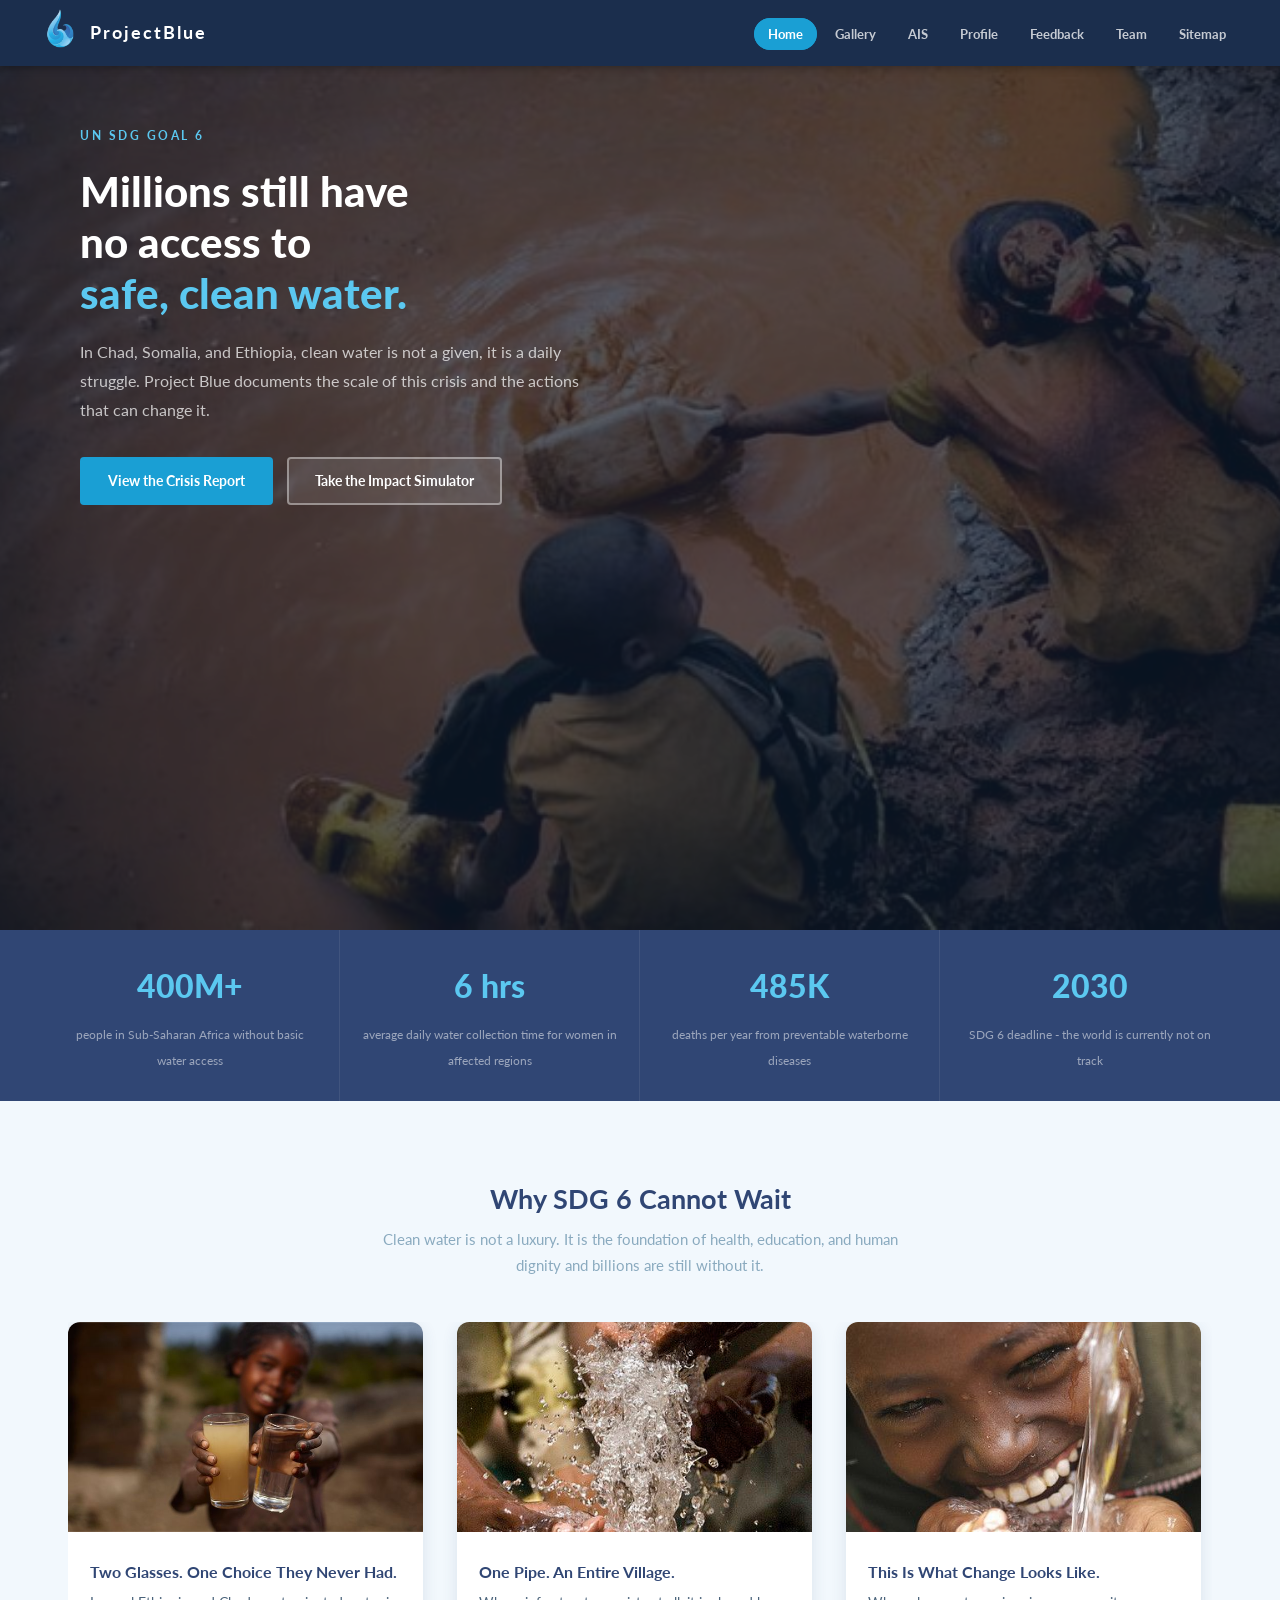
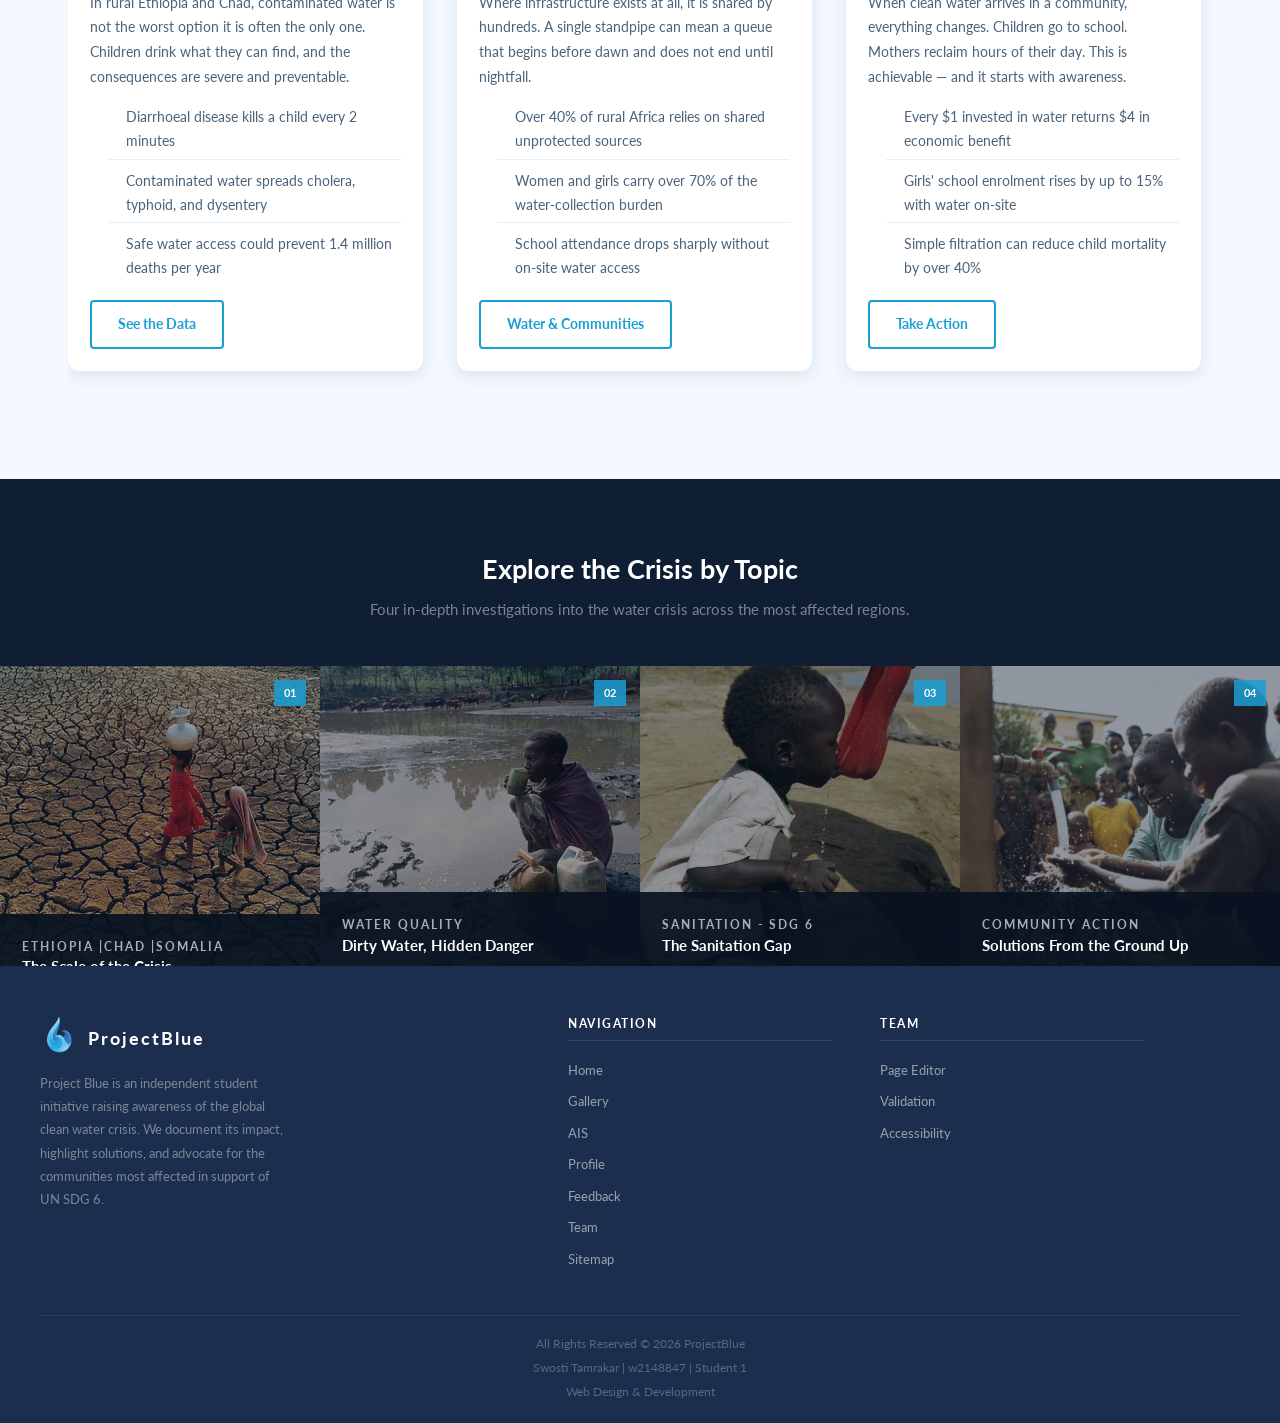
<file: home.html>
<!DOCTYPE html>
<html lang="en">
<head>
  <meta charset="UTF-8">
  <meta name="viewport" content="width=device-width, initial-scale=1.0">
  <title>ProjectBlue | SDG-6</title>
  <link rel="stylesheet" href="style.css">
  <link href="https://fonts.googleapis.com/css2?family=Lato:wght@300;400;700;900&display=swap" rel="stylesheet">
  <style>
    .hero {
      position: relative;
      height: 96vh;
      background-color: #0c1c2e;
      overflow: hidden;
    }
    .herobg {
      position: absolute;
      top: 0;
      left: 0;
      right: 0;
      bottom: 0;
      background-image: url('bgg.jpg');
      background-size: cover;
      background-position: center;
      opacity: 0.30;
    }
    .hero-content {
      position: relative;
      z-index: 2;
      padding: 60px 80px;
      max-width: 660px;
    }
    .hero-tag {
      display: block;
      font-size: 0.72rem;
      font-weight: 700;
      letter-spacing: 2.5px;
      text-transform: uppercase;
      color: var(--accent-light);
      margin-bottom: 20px;
    }

    .hero h1 {
      color: var(--white);
      font-size: 2.6rem;
      font-weight: 900;
      line-height: 1.22;
      margin-bottom: 20px;
    }

    .hero h1 em {
      font-style: normal;
      color: var(--accent-light);
    }

    .hero-intro {
      font-size: 1rem;
      color: rgba(255,255,255,0.72);
      line-height: 1.8;
      max-width: 500px;
      margin-bottom: 32px;
    }

    .hero-ctas {
      overflow: hidden;
    }

    .hero-ctas a {
      float: left;
      margin-right: 14px;
    }
    .stats-bar {
      background-color: var(--primary);
    }

    .stats-bar-inner {
      max-width: 1200px;
      margin: 0 auto;
      overflow: hidden;
    }

    .stat-item {
      float: left;
      width: 25%;
      padding: 28px 22px;
      text-align: center;
      border-right: 1px solid rgba(255,255,255,0.08);
    }

    .stat-item:last-child { border-right: none; }

    .stat-item .fig {
      display: block;
      font-size: 2rem;
      font-weight: 900;
      color: var(--accent-light);
      margin-bottom: 6px;
    }

    .stat-item .desc {
      font-size: 0.75rem;
      color: rgba(255,255,255,0.52);
      line-height: 1.45;
    }
    .mission-wrap {
      background-color: #f2f8fd;
      padding: 80px 28px;
    }
    .drop-list {
      list-style: none;
      padding: 0;
      margin: 10px 0 18px;
    }

    .drop-list li {
      font-size: 0.83rem;
      color: var(--text-mid);
      padding: 5px 0 5px 18px;
      border-bottom: 1px solid #e4eff6;
    }

    .drop-list li:last-child { border-bottom: none; }

    .gallery-wrap {
      background-color: #0f1e33;
      padding: 72px 0 0;
    }

    .gallery-wrap .section-title h2 { color: var(--white); }
    .gallery-wrap .section-title p  { color: rgba(255,255,255,0.45); }
    .tile-grid { overflow: hidden; }

    .tile {
      position: relative;
      float: left;
      width: 25%;
      height: 300px;
      overflow: hidden;
      display: block;
      text-decoration: none;
    }

    .tile img {
      width: 100%;
      height: 100%;
      object-fit: cover;
      opacity: 0.55;
    }

    
    .tile:hover img { opacity: 0.4; }
    .tile:hover .tile-info { bottom: 0; }
    .tile-info {
      position: absolute;
      bottom: -60px;
      left: 0;
      right: 0;
      padding: 22px;
      background-color: rgba(8,18,32,0.92);
    }

    .tile-region {
      font-size: 0.68rem;
      font-weight: 700;
      letter-spacing: 2px;
      text-transform: uppercase;
      color: var(--accent-light);
      margin-bottom: 5px;
    }

    .tile-info h3 { color: var(--white); font-size: 0.95rem; margin-bottom: 6px; }
    .tile-info p  { color: rgba(255,255,255,0.65); font-size: 0.76rem; margin: 0; }

    .tile-num {
      position: absolute;
      top: 14px;
      right: 14px;
      background-color: rgba(26,159,212,0.85);
      color: var(--white);
      font-size: 0.7rem;
      font-weight: 700;
      padding: 3px 10px;
    }
    @media (max-width: 860px) {
      .hero-content     { padding: 80px 28px 60px; }
      .hero h1          { font-size: 1.8rem; }
      .stat-item        { width: 50%; }
      .tile             { width: 50%; height: 220px; }
    }

    @media (max-width: 560px) {
      .hero             { height: auto; min-height: 80vh; }
      .hero-content     { padding: 60px 20px 40px; }
      .hero h1          { font-size: 1.5rem; }
      .tile             { width: 100%; height: 200px; }
      .hero-ctas a      { float: none; display: block; margin-bottom: 10px; }
    }
  </style>
</head>
<body>
<header>
  <nav>
    <a href="home.html" class="logo">
      <img src="logo.png" alt="Project Blue logo - blue water drop emblem">
      <span class="logo-text">ProjectBlue</span>
    </a>
    <ul class="nav-links" aria-label="Main navigation">
      <li><a href="home.html" class="active" aria-current="page">Home</a></li>
      <li><a href="gallery.html">Gallery</a></li>
      <li><a href="ais.html">AIS</a></li>
      <li><a href="profile.html">Profile</a></li>
      <li><a href="feedback.html">Feedback</a></li>
      <li><a href="team.html">Team</a></li>
      <li><a href="sitemap.html">Sitemap</a></li>
    </ul>
  </nav>
</header>

<main>
  <section class="hero" aria-label="Homepage hero">
    <div class="herobg"  role="presentation"></div>
    <div class="herocolor" role="presentation"></div>
    <div class="hero-content">
      <span class="hero-tag">UN SDG Goal 6</span>
      <h1>Millions still have<br>no access to<br><em>safe, clean water.</em></h1>
      <p class="hero-intro">
        In Chad, Somalia, and Ethiopia, clean water is not a given, it is a daily struggle.
        Project Blue documents the scale of this crisis and the actions that can change it.
      </p>
      <div class="hero-ctas">
        <a href="content_ST1.html" class="btn btn-primary"
           title="Student 1 - The Scale of the Crisis (content_ST1.html)">
          View the Crisis Report
        </a>
        <a href="ais.html" class="btn btn-ghost">Take the Impact Simulator</a>
      </div>
    </div>
  </section>

  <section class="stats-bar" aria-label="Key water crisis statistics">
    <div class="stats-bar-inner">
      <div class="stat-item">
        <span class="fig">400M+</span>
        <span class="desc">people in Sub-Saharan Africa without basic water access</span>
      </div>
      <div class="stat-item">
        <span class="fig">6 hrs</span>
        <span class="desc">average daily water collection time for women in affected regions</span>
      </div>
      <div class="stat-item">
        <span class="fig">485K</span>
        <span class="desc">deaths per year from preventable waterborne diseases</span>
      </div>
      <div class="stat-item">
        <span class="fig">2030</span>
        <span class="desc">SDG 6 deadline - the world is currently not on track</span>
      </div>
    </div>
  </section>
  <section class="mission-wrap" aria-label="Mission and goal promotion">
    <div class="container">
      <div class="section-title">
        <h2>Why SDG 6 Cannot Wait</h2>
        <p>Clean water is not a luxury. It is the foundation of health, education, and human dignity and billions are still without it.</p>
      </div>
      <div class="grid-3">

        <article class="card" aria-label="The reality of contaminated water">
          <img class="card-img" src="b.jpeg"
            alt="A child holding two glasses, one with dirty water and one with clean water">
          <div class="card-body">
            <h3>Two Glasses. One Choice They Never Had.</h3>
            <p>In rural Ethiopia and Chad, contaminated water is not the worst option it is often the only one. Children drink what they can find, and the consequences are severe and preventable.</p>
            <ul class="drop-list">
              <li>Diarrhoeal disease kills a child every 2 minutes</li>
              <li>Contaminated water spreads cholera, typhoid, and dysentery</li>
              <li>Safe water access could prevent 1.4 million deaths per year</li>
            </ul>
            <a href="content_ST1.html" class="btn btn-outline">See the Data</a>
          </div>
        </article>

        <article class="card" aria-label="Community water access">
          <img class="card-img" src="c.jpeg"
            alt="Multiple pairs of hands reaching under a flowing water pipe, sharing a scarce communal water source">
          <div class="card-body">
            <h3>One Pipe. An Entire Village.</h3>
            <p>Where infrastructure exists at all, it is shared by hundreds. A single standpipe can mean a queue that begins before dawn and does not end until nightfall.</p>
            <ul class="drop-list">
              <li>Over 40% of rural Africa relies on shared unprotected sources</li>
              <li>Women and girls carry over 70% of the water-collection burden</li>
              <li>School attendance drops sharply without on-site water access</li>
            </ul>
            <a href="content_ST2.html" class="btn btn-outline">Water &amp; Communities</a>
          </div>
        </article>

        <article class="card" aria-label="What access to clean water changes">
          <img class="card-img" src="d.jpeg"
            alt="the joy of clean water">
          <div class="card-body">
            <h3>This Is What Change Looks Like.</h3>
            <p>When clean water arrives in a community, everything changes. Children go to school. Mothers reclaim hours of their day. This is achievable — and it starts with awareness.</p>
            <ul class="drop-list">
              <li>Every $1 invested in water returns $4 in economic benefit</li>
              <li>Girls' school enrolment rises by up to 15% with water on-site</li>
              <li>Simple filtration can reduce child mortality by over 40%</li>
            </ul>
            <a href="ais.html" class="btn btn-outline">Take Action</a>
          </div>
        </article>

      </div>
    </div>
  </section>

  <section class="gallery-wrap" aria-label="Topic gallery - links to content pages">
    <div class="container">
      <div class="section-title">
        <h2>Explore the Crisis by Topic</h2>
        <p>Four in-depth investigations into the water crisis across the most affected regions.</p>
      </div>
    </div>
    <div class="tile-grid">

      <a href="content_ST1.html" class="tile"
         aria-label="Topic 1: The Scale of the Crisis - Student 1 content page">
        <img src="e.jpeg" alt="A person drinking directly from a contaminated open water source in Sub-Saharan Africa">
        <span class="tile-num">01</span>
        <div class="tile-info">
          <p class="tile-region">Ethiopia |Chad |Somalia</p>
          <h3>The Scale of the Crisis</h3>
          <p>Data and the full picture of who is affected and why.</p>
        </div>
      </a>

      <a href="content_ST2.html" class="tile"
         aria-label="Topic 2: Dirty Water Hidden Danger - Student 2 content page">
        <img src="f.jpeg" alt="Child holding one glass of dirty water and one of clean water illustrating water quality contrast">
        <span class="tile-num">02</span>
        <div class="tile-info">
          <p class="tile-region">Water Quality</p>
          <h3>Dirty Water, Hidden Danger</h3>
          <p>What makes water unsafe and what can be done about it.</p>
        </div>
      </a>

      <a href="content_ST3.html" class="tile"
         aria-label="Topic 3: The Sanitation Gap - Student 3 content page">
        <img src="g.jpeg" alt="Child filling a bucket from a slow-running tap representing limited water access">
        <span class="tile-num">03</span>
        <div class="tile-info">
          <p class="tile-region">Sanitation - SDG 6</p>
          <h3>The Sanitation Gap</h3>
          <p>Why clean water alone is not enough — the missing layer.</p>
        </div>
      </a>

      <a href="content_ST4.html" class="tile"
         aria-label="Topic 4: Solutions From the Ground Up - Student 4 content page">
        <img src="h.jpeg" alt="Multiple hands sharing water from a communal pipe showing collective dependence on scarce water sources">
        <span class="tile-num">04</span>
        <div class="tile-info">
          <p class="tile-region">Community Action</p>
          <h3>Solutions From the Ground Up</h3>
          <p>Local initiatives and partnerships making real impact.</p>
        </div>
      </a>

    </div>
  </section>

</main>
<footer>
  <div class="footer-inner">

    <div class="footer-brand">
      <a href="home.html" class="logo">
        <img src="logo.png" alt="Project Blue logo" style="width:38px;height:38px;">
        <span class="logo-text">ProjectBlue</span>
      </a>
      <p>Project Blue is an independent student initiative raising awareness of the global clean water crisis. We document its impact, highlight solutions, and advocate for the communities most affected in support of UN SDG 6.</p>
    </div>

    <div class="footer-section">
      <h4>Navigation</h4>
      <a href="home.html">Home</a>
      <a href="gallery.html">Gallery</a>
      <a href="ais.html">AIS</a>
      <a href="profile.html">Profile</a>
      <a href="feedback.html">Feedback</a>
      <a href="team.html">Team</a>
      <a href="sitemap.html">Sitemap</a>
    </div>

    <div class="footer-section">
      <h4>Team</h4>
      <a href="pageEditor_ST1.html">Page Editor</a>
      <a href="validation_ST1.html">Validation</a>
      <a href="#accessibility" aria-label="Accessibility compliance statement">Accessibility</a>
    </div>
  </div>

  <div class="footer-bottom">
    <div>All Rights Reserved &copy; 2026 ProjectBlue</div>
    <div>Swosti Tamrakar | w2148847 | Student 1</div>
    <div>Web Design &amp; Development</div>
  </div>
</footer>


</body>
</html>
</file>
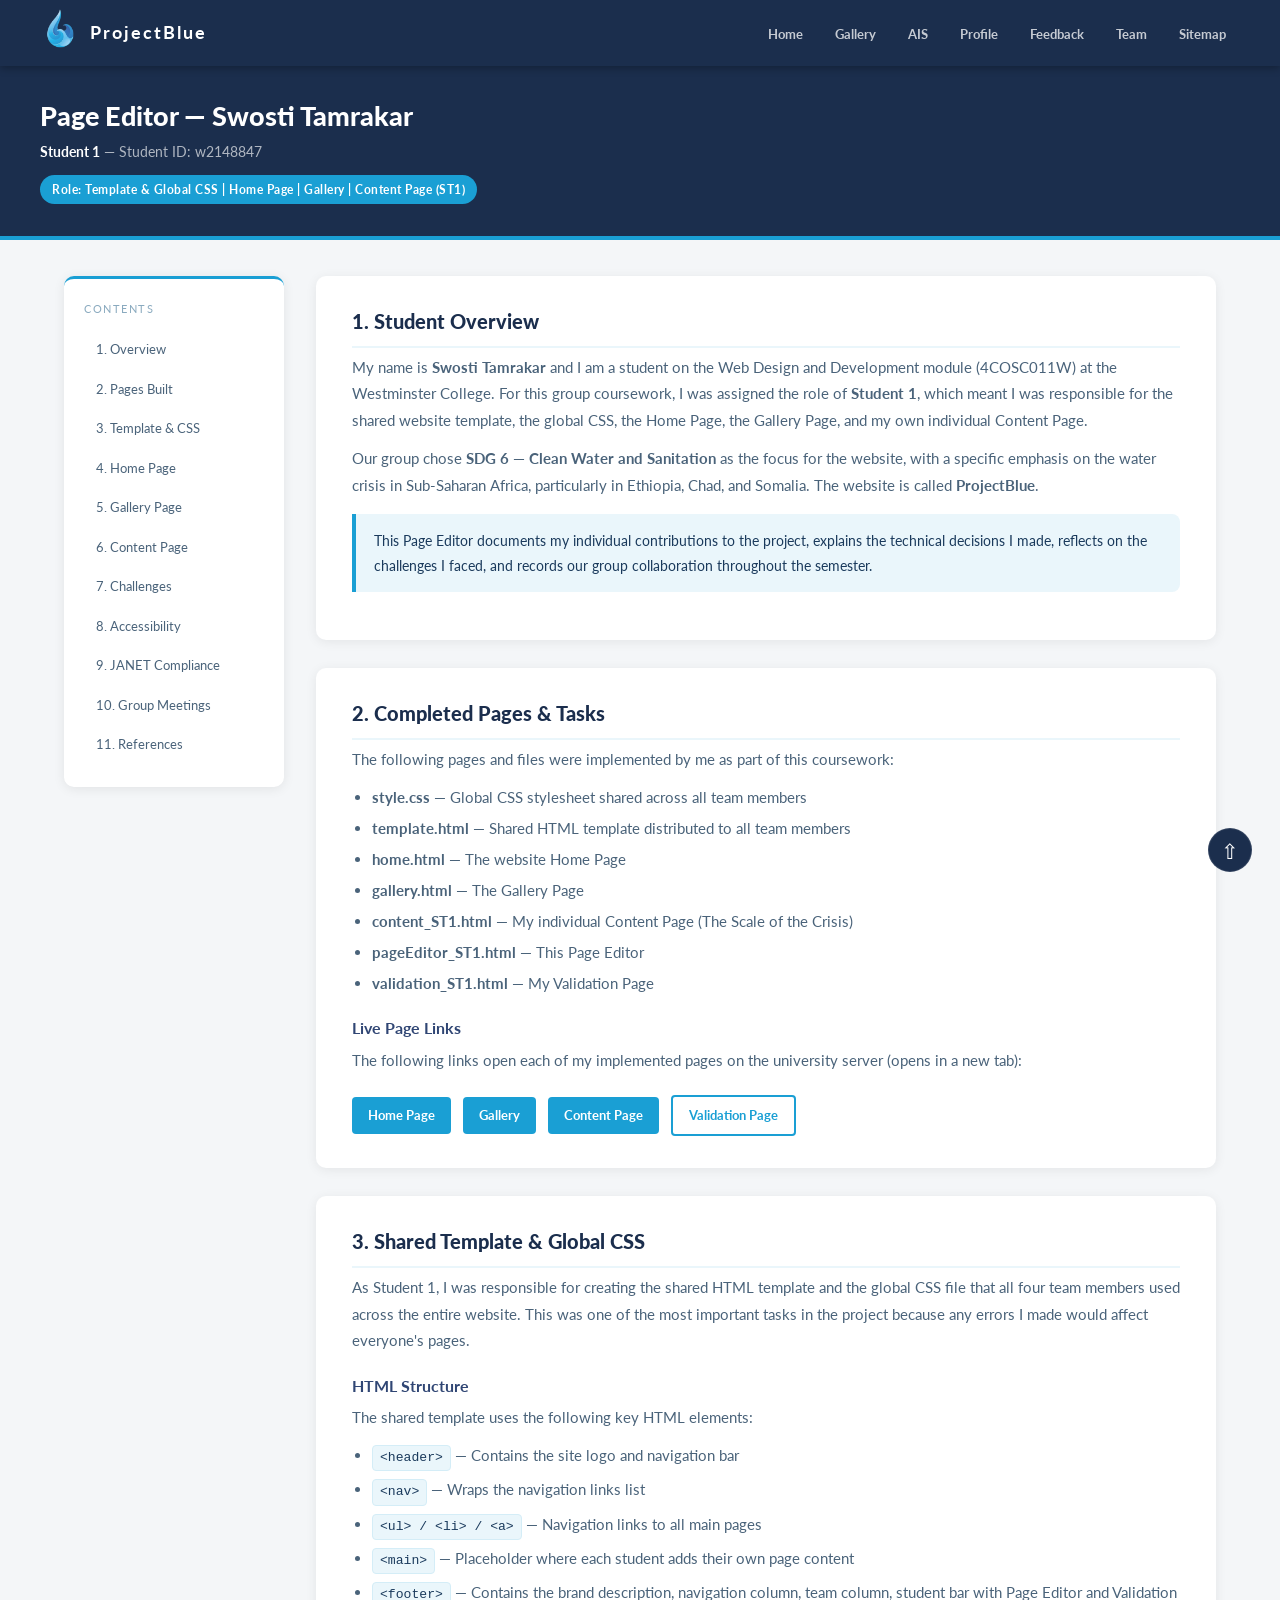
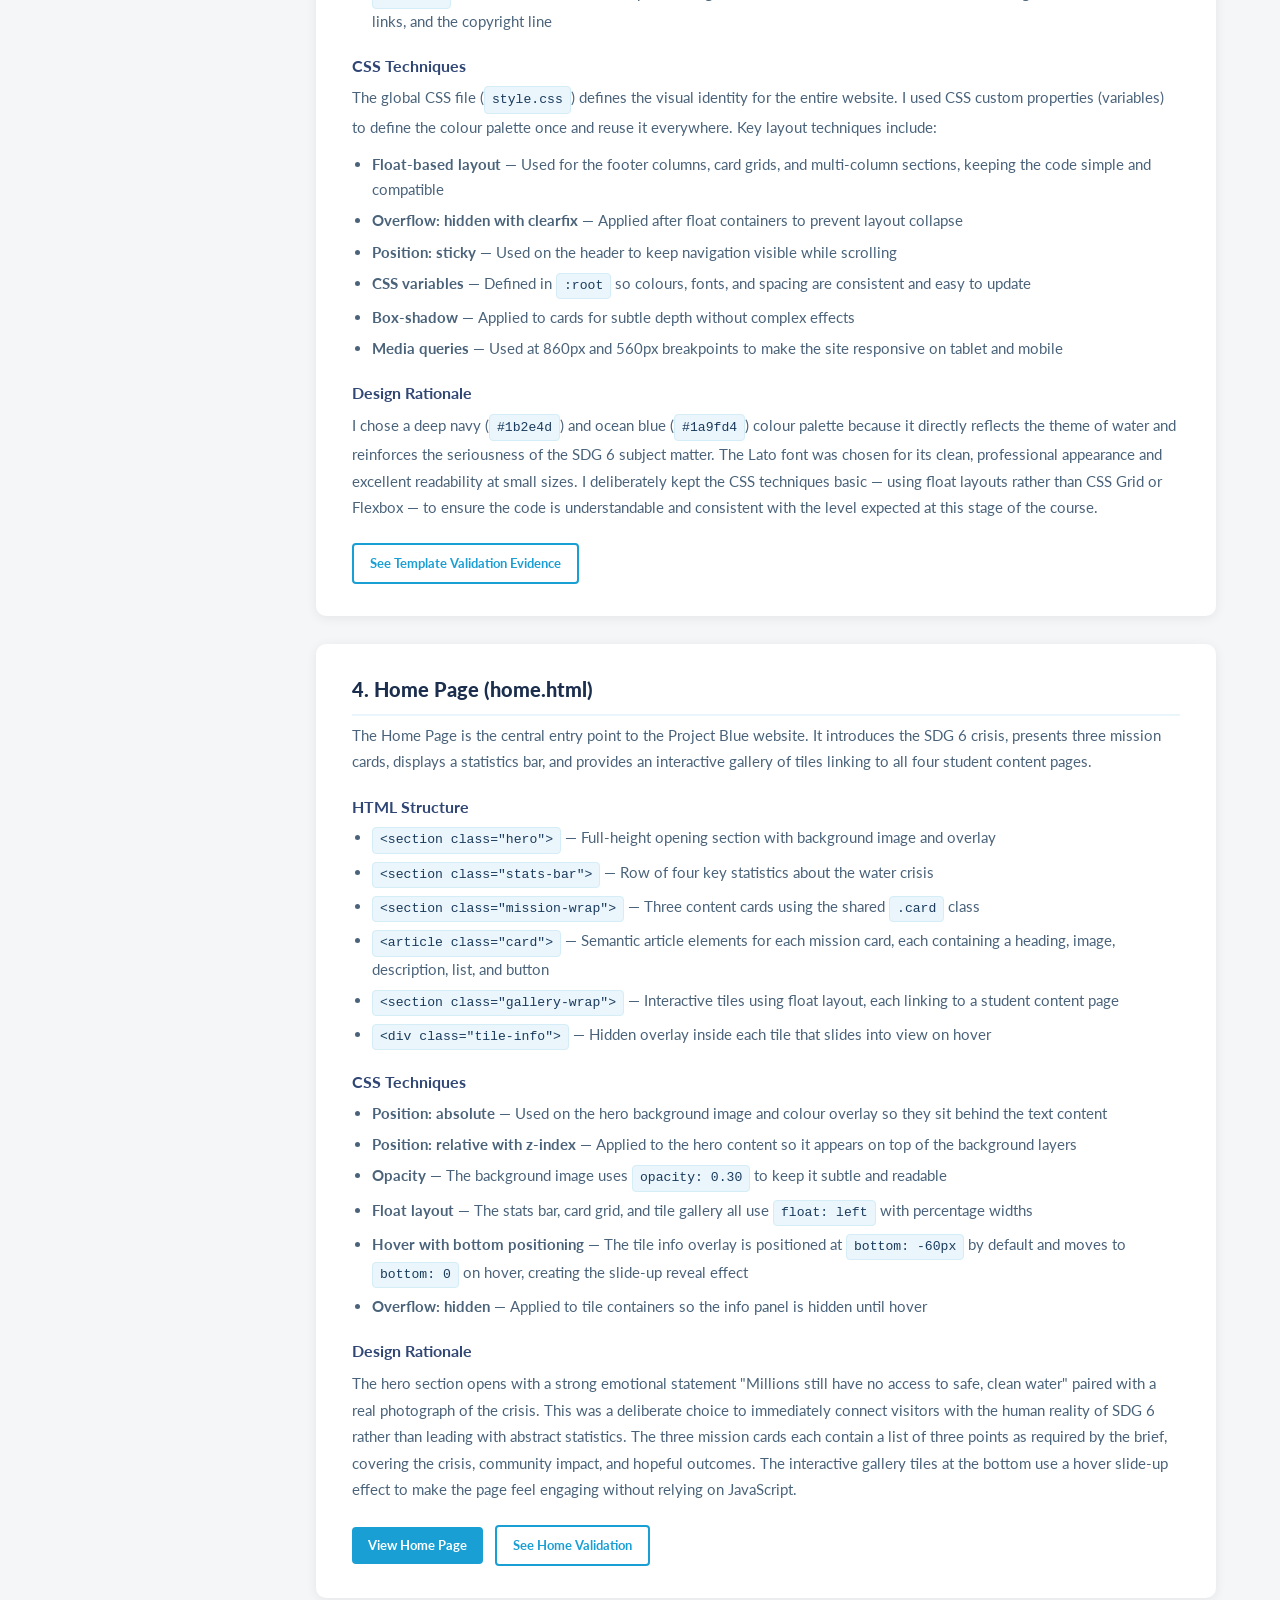
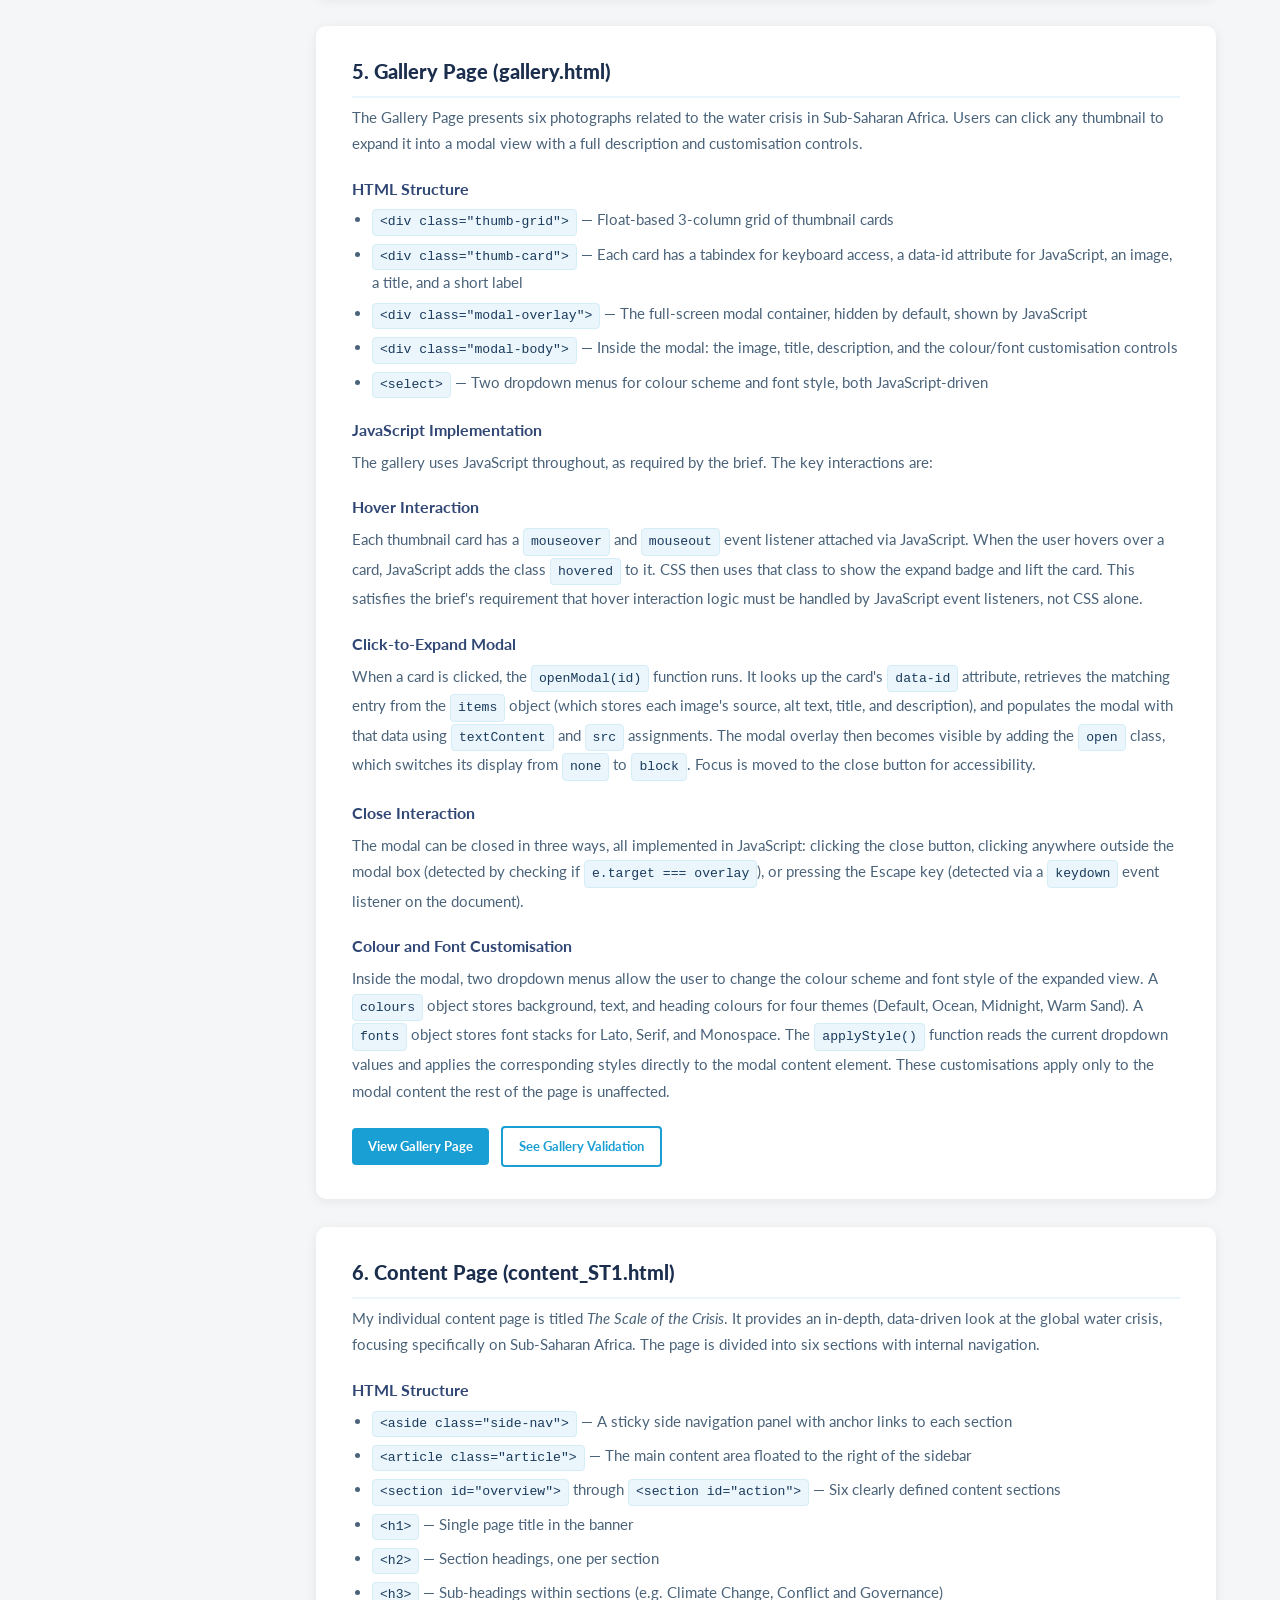
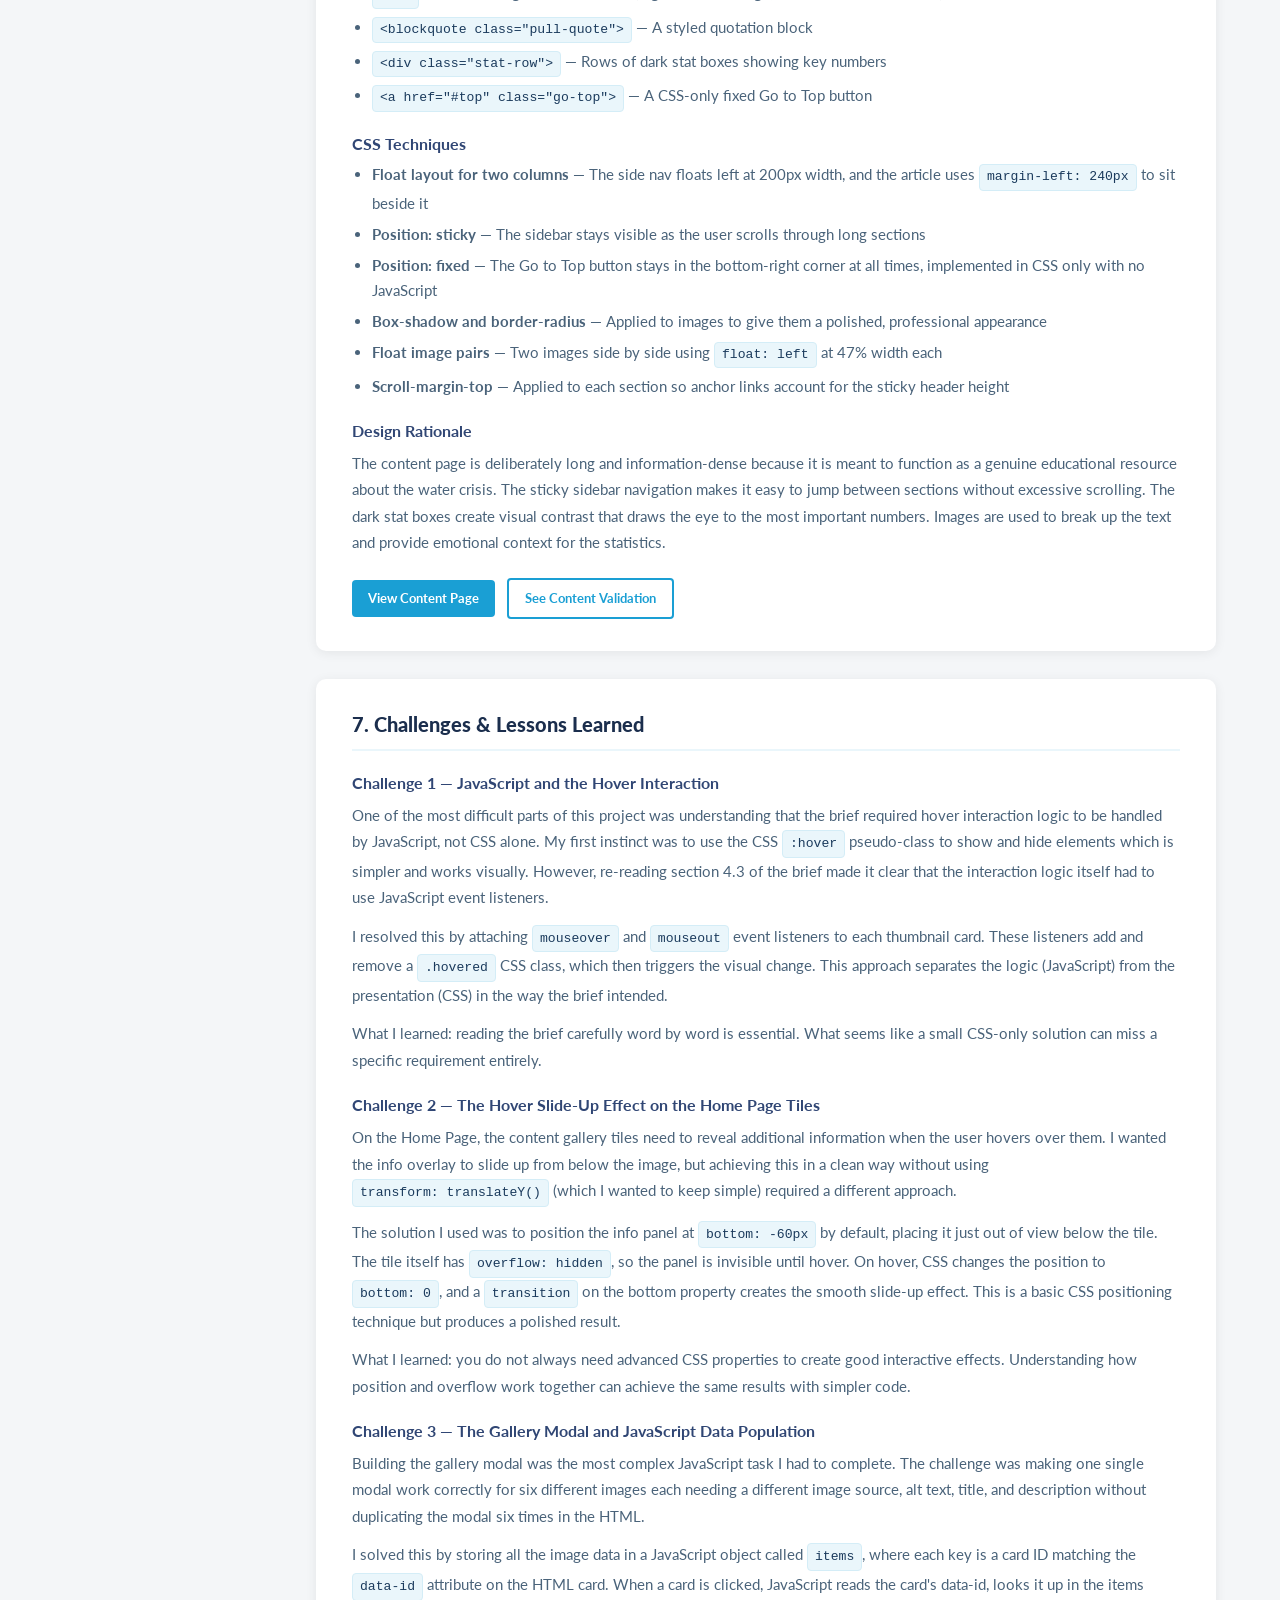
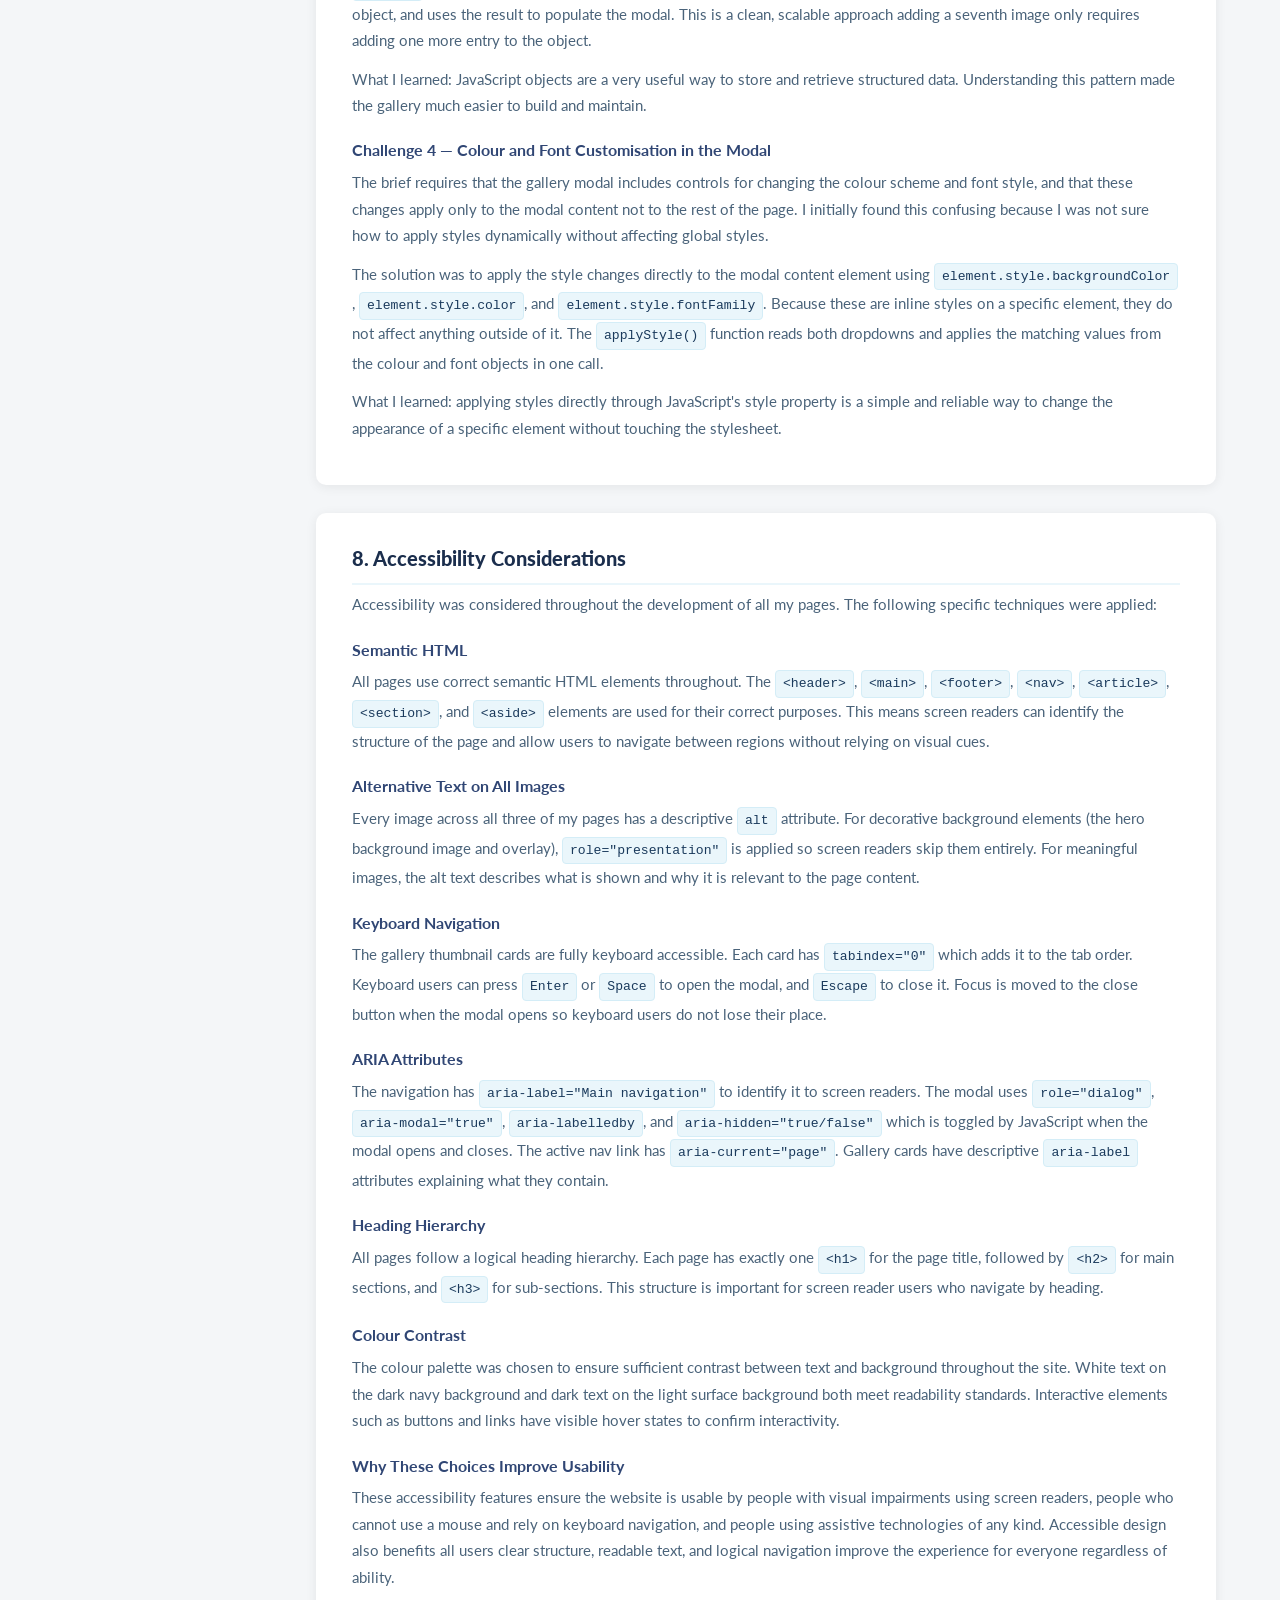
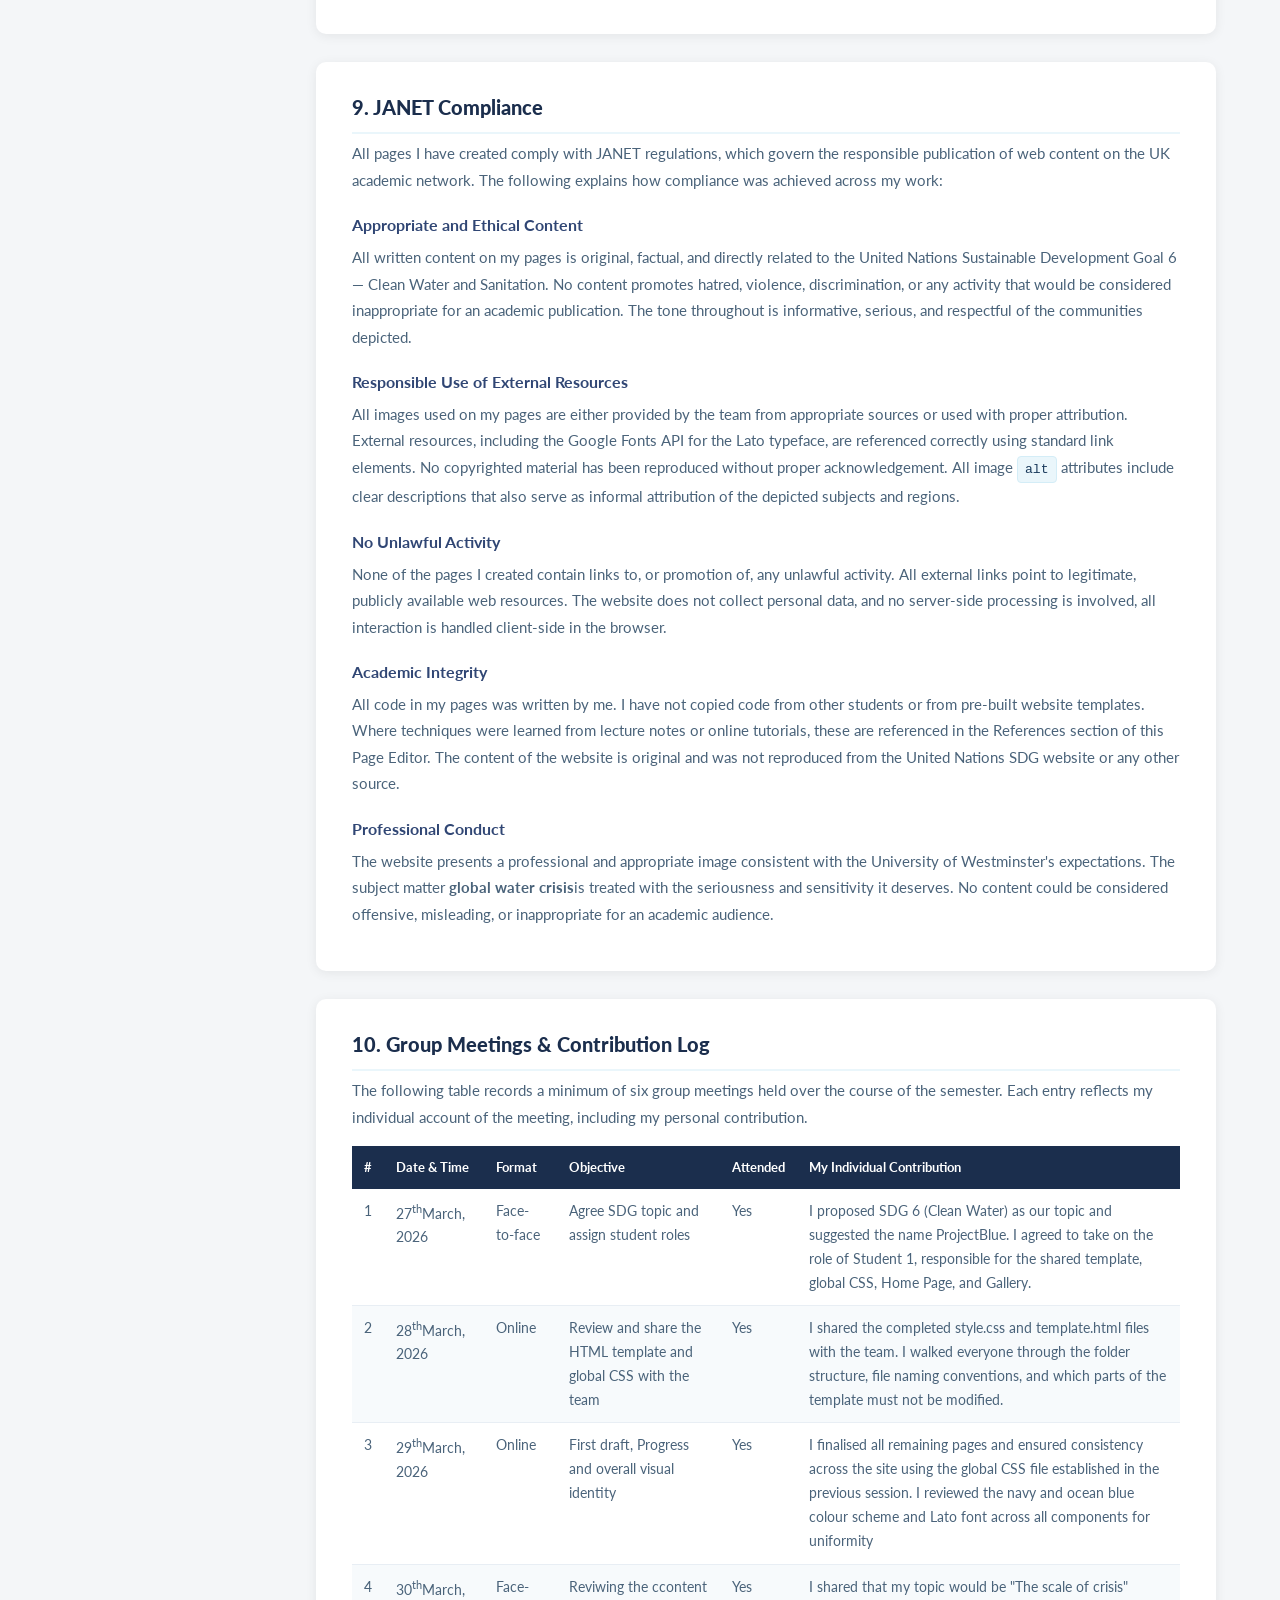
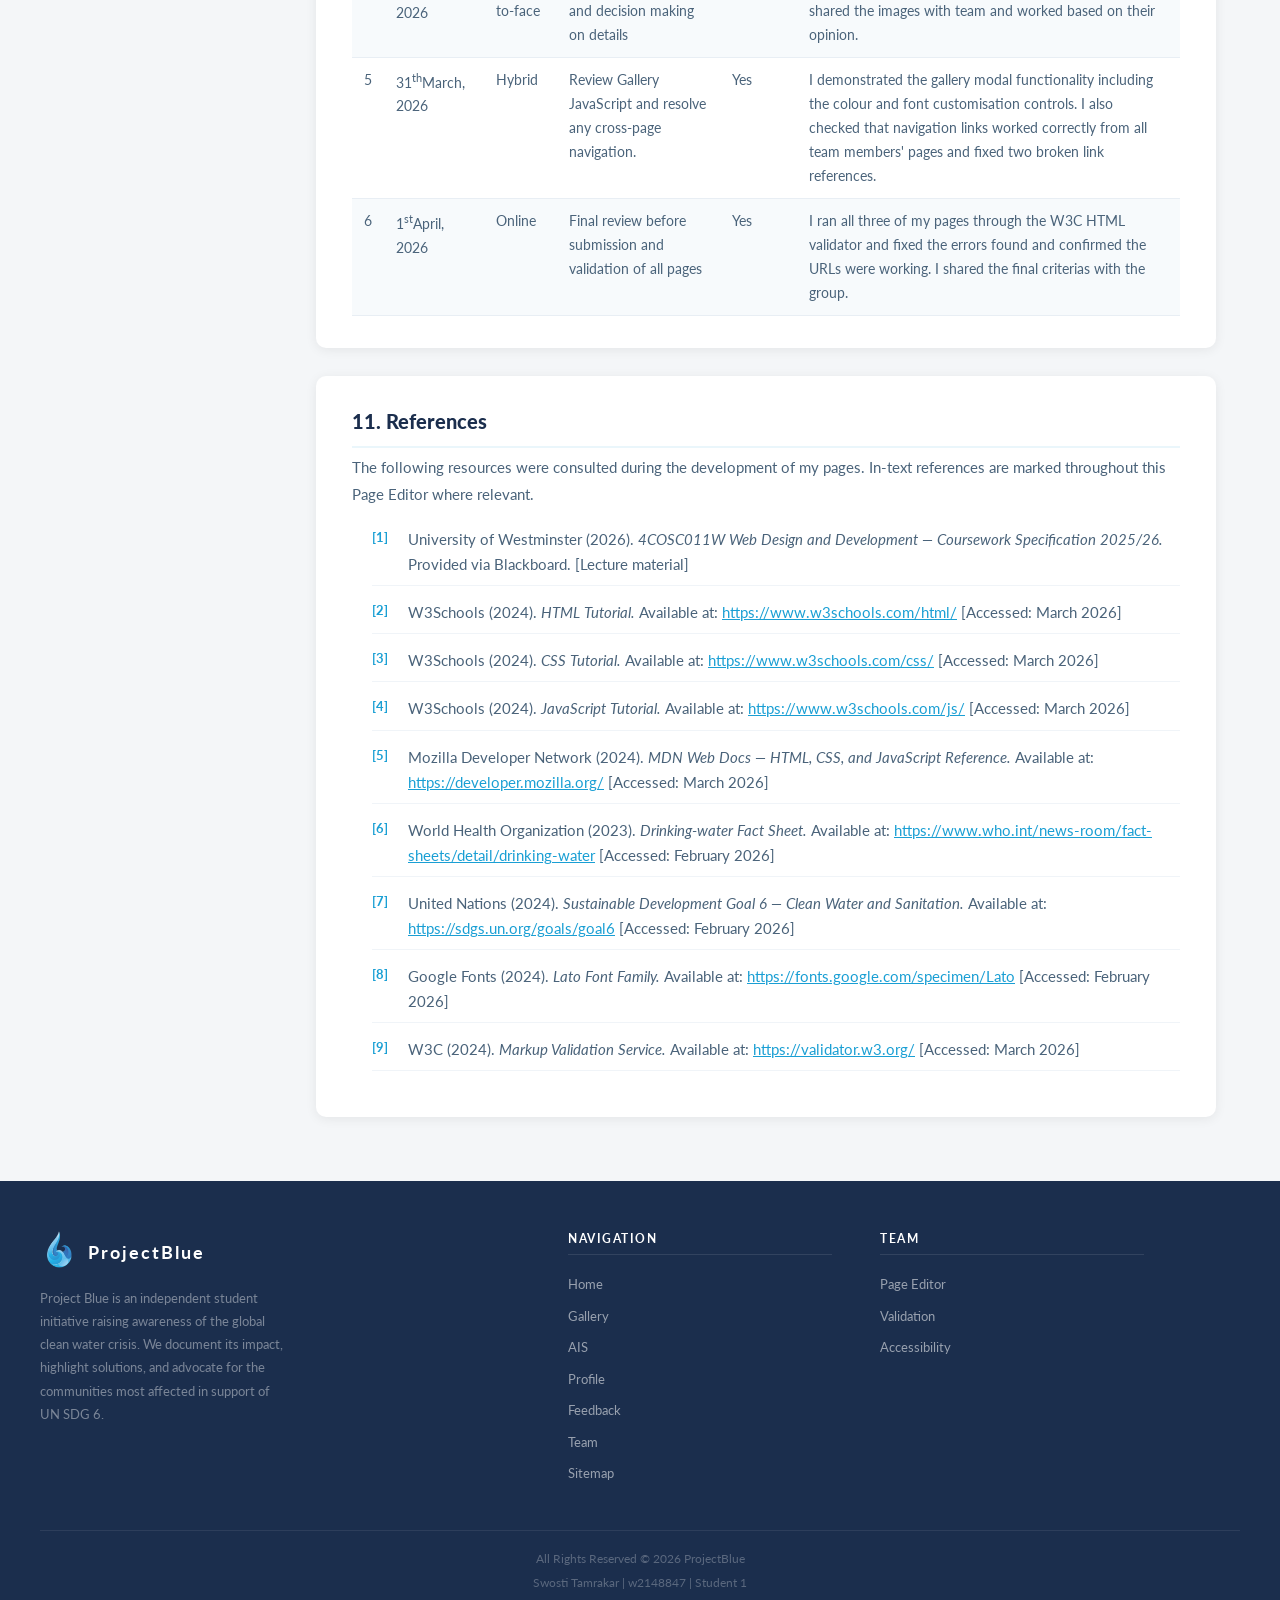
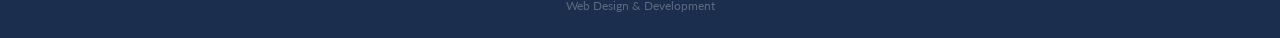
<file: pageEditor_ST1.html>
<!DOCTYPE html>
<html lang="en">
<head>
  <meta charset="UTF-8">
  <meta name="viewport" content="width=device-width, initial-scale=1.0">
  <link rel="stylesheet" href="style.css">
  <title>Page Editor | Student 1 | ProjectBlue</title>
  <link href="https://fonts.googleapis.com/css2?family=Lato:wght@300;400;700;900&display=swap" rel="stylesheet">

  <style>
    * { box-sizing: border-box; margin: 0; padding: 0; }
    html { scroll-behavior: smooth; }

    body {
      font-family: 'Lato', Arial, sans-serif;
      font-size: 15px;
      color: #2c3e50;
      background-color: #f4f6f8;
      line-height: 1.75;
    }
    .editor-header {
      background-color: #1b2e4d;
      color: white;
      padding: 32px 40px;
      border-bottom: 4px solid #1a9fd4;
    }

    .editor-header h1 {
      font-size: 1.7rem;
      font-weight: 900;
      margin-bottom: 6px;
      color: white;
    }

    .editor-header p {
      color: rgba(255,255,255,0.65);
      font-size: 0.9rem;
      margin: 0;
    }

    .editor-header .role-badge {
      display: inline-block;
      background-color: #1a9fd4;
      color: white;
      font-size: 0.75rem;
      font-weight: 700;
      padding: 4px 12px;
      border-radius: 20px;
      margin-top: 10px;
      letter-spacing: 0.5px;
    }
    .editor-layout {
      display: flex;
      max-width: 1200px;
      margin: 36px auto;
      padding: 0 24px;
      gap: 32px;
      align-items: flex-start;
    }
    .editor-sidebar {
      width: 220px;
      flex-shrink: 0;
      position: sticky;
      top: 24px;
      background-color: white;
      border-radius: 10px;
      box-shadow: 0 2px 12px rgba(0,0,0,0.08);
      padding: 20px;
      border-top: 3px solid #1a9fd4;
    }

    .editor-sidebar .sidebar-label {
      font-size: 0.7rem;
      text-transform: uppercase;
      letter-spacing: 1.5px;
      color: #8aaabf;
      margin-bottom: 14px;
    }

    .editor-sidebar ul {
      list-style: none;
      padding: 0;
    }

    .editor-sidebar ul li {
      margin-bottom: 4px;
    }

    .editor-sidebar ul li a {
      display: block;
      font-size: 0.84rem;
      color: #4a637a;
      text-decoration: none;
      padding: 6px 10px;
      border-radius: 6px;
      border-left: 2px solid transparent;
    }

    .editor-sidebar ul li a:hover {
      background-color: #eaf6fb;
      color: #1a9fd4;
      border-left-color: #1a9fd4;
    }
    .editor-main {
      flex: 1;
    }

    .editor-section {
      background-color: white;
      border-radius: 10px;
      box-shadow: 0 2px 12px rgba(0,0,0,0.07);
      padding: 32px 36px;
      margin-bottom: 28px;
      scroll-margin-top: 24px;
    }

    .editor-section h2 {
      font-size: 1.25rem;
      font-weight: 900;
      color: #1b2e4d;
      margin-bottom: 6px;
      padding-bottom: 12px;
      border-bottom: 2px solid #eaf6fb;
    }

    .editor-section h3 {
      font-size: 1rem;
      font-weight: 700;
      color: #304674;
      margin: 22px 0 8px;
    }

    .editor-section h4 {
      font-size: 0.88rem;
      font-weight: 700;
      color: #1a9fd4;
      margin: 16px 0 6px;
      text-transform: uppercase;
      letter-spacing: 0.5px;
    }

    .editor-section p {
      font-size: 0.92rem;
      color: #4a637a;
      margin-bottom: 12px;
      line-height: 1.8;
    }

    .editor-section ul, .editor-section ol {
      padding-left: 20px;
      margin-bottom: 14px;
    }

    .editor-section ul li, .editor-section ol li {
      font-size: 0.92rem;
      color: #4a637a;
      margin-bottom: 6px;
      line-height: 1.7;
    }
    .tag {
      display: inline-block;
      background-color: #eaf6fb;
      color: #1a3a5c;
      font-family: 'Courier New', monospace;
      font-size: 0.82rem;
      padding: 1px 7px;
      border-radius: 4px;
      border: 1px solid #d4edf7;
    }
    .page-link {
      display: inline-block;
      background-color: #1a9fd4;
      color: white;
      text-decoration: none;
      font-size: 0.82rem;
      font-weight: 700;
      padding: 7px 16px;
      border-radius: 4px;
      margin-top: 10px;
      margin-right: 8px;
    }

    .page-link:hover {
      background-color: #304674;
      color: white;
    }

    .page-link.outline {
      background-color: transparent;
      color: #1a9fd4;
      border: 2px solid #1a9fd4;
    }

    .page-link.outline:hover {
      background-color: #1a9fd4;
      color: white;
    }
    .callout {
      background-color: #eaf6fb;
      border-left: 4px solid #1a9fd4;
      padding: 14px 18px;
      border-radius: 0 8px 8px 0;
      margin: 16px 0;
      font-size: 0.9rem;
      color: #1a3a5c;
    }

    .meeting-table {
      width: 100%;
      border-collapse: collapse;
      font-size: 0.86rem;
      margin-top: 16px;
    }

    .meeting-table th {
      background-color: #1b2e4d;
      color: white;
      padding: 10px 12px;
      text-align: left;
      font-weight: 700;
      font-size: 0.8rem;
    }

    .meeting-table td {
      padding: 10px 12px;
      border-bottom: 1px solid #e8eef4;
      color: #4a637a;
      vertical-align: top;
    }

    .meeting-table tr:nth-child(even) td {
      background-color: #f7fafc;
    }

    .meeting-table tr:hover td {
      background-color: #eaf6fb;
    }

    .ref-list {
      list-style: none;
      padding: 0;
      counter-reset: ref-counter;
    }

    .ref-list li {
      counter-increment: ref-counter;
      padding: 8px 0 8px 36px;
      position: relative;
      border-bottom: 1px solid #f0f4f8;
      font-size: 0.88rem;
      color: #4a637a;
    }

    .ref-list li::before {
      content: "[" counter(ref-counter) "]";
      position: absolute;
      left: 0;
      font-weight: 700;
      color: #1a9fd4;
      font-size: 0.8rem;
    }

    .ref-list li a {
      color: #1a9fd4;
      text-decoration: underline;
    }
    .go-top {
      position: fixed;
      bottom: 28px;
      right: 28px;
      background-color: #1b2e4d;
      color: white;
      width: 44px;
      height: 44px;
      border-radius: 50%;
      text-align: center;
      line-height: 44px;
      font-size: 1.3rem;
      text-decoration: none;
      display: block;
      border: 1px solid rgba(255,255,255,0.1);
      z-index: 900;
    }

    .go-top:hover {
      background-color: #1a9fd4;
      color: white;
    }
    @media (max-width: 860px) {
      .editor-layout  { flex-direction: column; }
      .editor-sidebar { width: 100%; position: static; }
      .editor-section { padding: 22px 20px; }
      .editor-header  { padding: 24px 20px; }
    }
  </style>
</head>
<body>
<header>
<nav>
    <a href="home.html" class="logo">
      <img src="logo.png" alt="ProjectBlue logo">
      <span class="logo-text">ProjectBlue</span>
    </a>
    <ul class="nav-links" role="navigation" aria-label="Main navigation">
      <li><a href="home.html" aria-current="page">Home</a></li>
      <li><a href="gallery.html">Gallery</a></li>
      <li><a href="ais.html">AIS</a></li>
      <li><a href="profile.html">Profile</a></li>
      <li><a href="feedback.html">Feedback</a></li>
      <li><a href="team.html">Team</a></li>
      <li><a href="sitemap.html">Sitemap</a></li>
    </ul>
  </nav>
</header>
<div class="editor-header">
  <h1>Page Editor &mdash; Swosti Tamrakar</h1>
  <p><strong style="color:white;">Student 1</strong> &mdash; Student ID: w2148847</p>
  <span class="role-badge">Role: Template &amp; Global CSS | Home Page | Gallery | Content Page (ST1)</span>
</div>

<div class="editor-layout">
  <aside class="editor-sidebar" aria-label="Page Editor contents">
    <p class="sidebar-label">Contents</p>
    <ul>
      <li><a href="#overview">1. Overview</a></li>
      <li><a href="#pages">2. Pages Built</a></li>
      <li><a href="#template">3. Template &amp; CSS</a></li>
      <li><a href="#home">4. Home Page</a></li>
      <li><a href="#gallery">5. Gallery Page</a></li>
      <li><a href="#content">6. Content Page</a></li>
      <li><a href="#challenges">7. Challenges</a></li>
      <li><a href="#accessibility">8. Accessibility</a></li>
      <li><a href="#janet">9. JANET Compliance</a></li>
      <li><a href="#meetings">10. Group Meetings</a></li>
      <li><a href="#references">11. References</a></li>
    </ul>
  </aside>

  <main class="editor-main">
    <section class="editor-section" id="overview">
      <h2>1. Student Overview</h2>
      <p>
        My name is <strong>Swosti Tamrakar</strong> and I am a student on the Web Design and Development module (4COSC011W)
        at the Westminster College. For this group coursework, I was assigned the role of <strong>Student 1</strong>,
        which meant I was responsible for the shared website template, the global CSS, the Home Page, the Gallery Page, and my
        own individual Content Page.
      </p>
      <p>
        Our group chose <strong>SDG 6 — Clean Water and Sanitation</strong> as the focus for the website, with a specific
        emphasis on the water crisis in Sub-Saharan Africa, particularly in Ethiopia, Chad, and Somalia. The website is called
        <strong>ProjectBlue</strong>.
      </p>
      <div class="callout">
        This Page Editor documents my individual contributions to the project, explains the technical decisions I made, reflects
        on the challenges I faced, and records our group collaboration throughout the semester.
      </div>
    </section>

    <section class="editor-section" id="pages">
      <h2>2. Completed Pages &amp; Tasks</h2>
      <p>The following pages and files were implemented by me as part of this coursework:</p>
      <ul>
        <li><strong>style.css</strong> — Global CSS stylesheet shared across all team members</li>
        <li><strong>template.html</strong> — Shared HTML template distributed to all team members</li>
        <li><strong>home.html</strong> — The website Home Page</li>
        <li><strong>gallery.html</strong> — The Gallery Page</li>
        <li><strong>content_ST1.html</strong> — My individual Content Page (The Scale of the Crisis)</li>
        <li><strong>pageEditor_ST1.html</strong> — This Page Editor</li>
        <li><strong>validation_ST1.html</strong> — My Validation Page</li>
      </ul>

      <h3>Live Page Links</h3>
      <p>The following links open each of my implemented pages on the university server (opens in a new tab):</p>
      <a href="home.html" target="_blank" class="page-link">Home Page</a>
      <a href="gallery.html" target="_blank" class="page-link">Gallery</a>
      <a href="content_ST1.html" target="_blank" class="page-link">Content Page</a>
      <a href="validation_ST1.html" target="_blank" class="page-link outline">Validation Page</a>
    </section>
    <section class="editor-section" id="template">
      <h2>3. Shared Template &amp; Global CSS</h2>
      <p>
        As Student 1, I was responsible for creating the shared HTML template and the global CSS file that all four team members
        used across the entire website. This was one of the most important tasks in the project because any errors I made would
        affect everyone's pages.
      </p>

      <h3>HTML Structure</h3>
      <p>The shared template uses the following key HTML elements:</p>
      <ul>
        <li><span class="tag">&lt;header&gt;</span> — Contains the site logo and navigation bar</li>
        <li><span class="tag">&lt;nav&gt;</span> — Wraps the navigation links list</li>
        <li><span class="tag">&lt;ul&gt; / &lt;li&gt; / &lt;a&gt;</span> — Navigation links to all main pages</li>
        <li><span class="tag">&lt;main&gt;</span> — Placeholder where each student adds their own page content</li>
        <li><span class="tag">&lt;footer&gt;</span> — Contains the brand description, navigation column, team column, student bar with Page Editor and Validation links, and the copyright line</li>
      </ul>

      <h3>CSS Techniques</h3>
      <p>
        The global CSS file (<span class="tag">style.css</span>) defines the visual identity for the entire website. I used
        CSS custom properties (variables) to define the colour palette once and reuse it everywhere. Key layout techniques include:
      </p>
      <ul>
        <li><strong>Float-based layout</strong> — Used for the footer columns, card grids, and multi-column sections, keeping the code simple and compatible</li>
        <li><strong>Overflow: hidden with clearfix</strong> — Applied after float containers to prevent layout collapse</li>
        <li><strong>Position: sticky</strong> — Used on the header to keep navigation visible while scrolling</li>
        <li><strong>CSS variables</strong> — Defined in <span class="tag">:root</span> so colours, fonts, and spacing are consistent and easy to update</li>
        <li><strong>Box-shadow</strong> — Applied to cards for subtle depth without complex effects</li>
        <li><strong>Media queries</strong> — Used at 860px and 560px breakpoints to make the site responsive on tablet and mobile</li>
      </ul>

      <h3>Design Rationale</h3>
      <p>
        I chose a deep navy (<span class="tag">#1b2e4d</span>) and ocean blue (<span class="tag">#1a9fd4</span>) colour palette
        because it directly reflects the theme of water and reinforces the seriousness of the SDG 6 subject matter. The Lato
        font was chosen for its clean, professional appearance and excellent readability at small sizes. I deliberately kept the
        CSS techniques basic — using float layouts rather than CSS Grid or Flexbox — to ensure the code is understandable and
        consistent with the level expected at this stage of the course.
      </p>

      <a href="validation_ST1.html#template-validation" class="page-link outline">See Template Validation Evidence</a>
    </section>
    <section class="editor-section" id="home">
      <h2>4. Home Page (home.html)</h2>
      <p>
        The Home Page is the central entry point to the Project Blue website. It introduces the SDG 6 crisis, presents three
        mission cards, displays a statistics bar, and provides an interactive gallery of tiles linking to all four student
        content pages.
      </p>

      <h3>HTML Structure</h3>
      <ul>
        <li><span class="tag">&lt;section class="hero"&gt;</span> — Full-height opening section with background image and overlay</li>
        <li><span class="tag">&lt;section class="stats-bar"&gt;</span> — Row of four key statistics about the water crisis</li>
        <li><span class="tag">&lt;section class="mission-wrap"&gt;</span> — Three content cards using the shared <span class="tag">.card</span> class</li>
        <li><span class="tag">&lt;article class="card"&gt;</span> — Semantic article elements for each mission card, each containing a heading, image, description, list, and button</li>
        <li><span class="tag">&lt;section class="gallery-wrap"&gt;</span> — Interactive tiles using float layout, each linking to a student content page</li>
        <li><span class="tag">&lt;div class="tile-info"&gt;</span> — Hidden overlay inside each tile that slides into view on hover</li>
      </ul>

      <h3>CSS Techniques</h3>
      <ul>
        <li><strong>Position: absolute</strong> — Used on the hero background image and colour overlay so they sit behind the text content</li>
        <li><strong>Position: relative with z-index</strong> — Applied to the hero content so it appears on top of the background layers</li>
        <li><strong>Opacity</strong> — The background image uses <span class="tag">opacity: 0.30</span> to keep it subtle and readable</li>
        <li><strong>Float layout</strong> — The stats bar, card grid, and tile gallery all use <span class="tag">float: left</span> with percentage widths</li>
        <li><strong>Hover with bottom positioning</strong> — The tile info overlay is positioned at <span class="tag">bottom: -60px</span> by default and moves to <span class="tag">bottom: 0</span> on hover, creating the slide-up reveal effect</li>
        <li><strong>Overflow: hidden</strong> — Applied to tile containers so the info panel is hidden until hover</li>
      </ul>

      <h3>Design Rationale</h3>
      <p>
        The hero section opens with a strong emotional statement "Millions still have no access to safe, clean water"
        paired with a real photograph of the crisis. This was a deliberate choice to immediately connect visitors with the
        human reality of SDG 6 rather than leading with abstract statistics. The three mission cards each contain a list
        of three points as required by the brief, covering the crisis, community impact, and hopeful outcomes. The interactive
        gallery tiles at the bottom use a hover slide-up effect to make the page feel engaging without relying on JavaScript.
      </p>

      <a href="home.html" target="_blank" class="page-link">View Home Page</a>
      <a href="validation_ST1.html#home-validation" class="page-link outline">See Home Validation</a>
    </section>
    <section class="editor-section" id="gallery">
      <h2>5. Gallery Page (gallery.html)</h2>
      <p>
        The Gallery Page presents six photographs related to the water crisis in Sub-Saharan Africa. Users can click any
        thumbnail to expand it into a modal view with a full description and customisation controls.
      </p>

      <h3>HTML Structure</h3>
      <ul>
        <li><span class="tag">&lt;div class="thumb-grid"&gt;</span> — Float-based 3-column grid of thumbnail cards</li>
        <li><span class="tag">&lt;div class="thumb-card"&gt;</span> — Each card has a tabindex for keyboard access, a data-id attribute for JavaScript, an image, a title, and a short label</li>
        <li><span class="tag">&lt;div class="modal-overlay"&gt;</span> — The full-screen modal container, hidden by default, shown by JavaScript</li>
        <li><span class="tag">&lt;div class="modal-body"&gt;</span> — Inside the modal: the image, title, description, and the colour/font customisation controls</li>
        <li><span class="tag">&lt;select&gt;</span> — Two dropdown menus for colour scheme and font style, both JavaScript-driven</li>
      </ul>

      <h3>JavaScript Implementation</h3>
      <p>
        The gallery uses JavaScript throughout, as required by the brief. The key interactions are:
      </p>

      <h3>Hover Interaction</h3>
      <p>
        Each thumbnail card has a <span class="tag">mouseover</span> and <span class="tag">mouseout</span> event listener
        attached via JavaScript. When the user hovers over a card, JavaScript adds the class <span class="tag">hovered</span>
        to it. CSS then uses that class to show the expand badge and lift the card. This satisfies the brief's requirement
        that hover interaction logic must be handled by JavaScript event listeners, not CSS alone.
      </p>

      <h3>Click-to-Expand Modal</h3>
      <p>
        When a card is clicked, the <span class="tag">openModal(id)</span> function runs. It looks up the card's
        <span class="tag">data-id</span> attribute, retrieves the matching entry from the <span class="tag">items</span>
        object (which stores each image's source, alt text, title, and description), and populates the modal with that data
        using <span class="tag">textContent</span> and <span class="tag">src</span> assignments. The modal overlay then becomes
        visible by adding the <span class="tag">open</span> class, which switches its display from <span class="tag">none</span>
        to <span class="tag">block</span>. Focus is moved to the close button for accessibility.
      </p>

      <h3>Close Interaction</h3>
      <p>
        The modal can be closed in three ways, all implemented in JavaScript: clicking the close button, clicking anywhere
        outside the modal box (detected by checking if <span class="tag">e.target === overlay</span>), or pressing the
        Escape key (detected via a <span class="tag">keydown</span> event listener on the document).
      </p>

      <h3>Colour and Font Customisation</h3>
      <p>
        Inside the modal, two dropdown menus allow the user to change the colour scheme and font style of the expanded view.
        A <span class="tag">colours</span> object stores background, text, and heading colours for four themes (Default, Ocean,
        Midnight, Warm Sand). A <span class="tag">fonts</span> object stores font stacks for Lato, Serif, and Monospace.
        The <span class="tag">applyStyle()</span> function reads the current dropdown values and applies the corresponding
        styles directly to the modal content element. These customisations apply only to the modal content the rest of the
        page is unaffected.
      </p>

      <a href="gallery.html" target="_blank" class="page-link">View Gallery Page</a>
      <a href="validation_ST1.html#gallery-validation" class="page-link outline">See Gallery Validation</a>
    </section>
    <section class="editor-section" id="content">
      <h2>6. Content Page (content_ST1.html)</h2>
      <p>
        My individual content page is titled <em>The Scale of the Crisis</em>. It provides an in-depth, data-driven
        look at the global water crisis, focusing specifically on Sub-Saharan Africa. The page is divided into six
        sections with internal navigation.
      </p>

      <h3>HTML Structure</h3>
      <ul>
        <li><span class="tag">&lt;aside class="side-nav"&gt;</span> — A sticky side navigation panel with anchor links to each section</li>
        <li><span class="tag">&lt;article class="article"&gt;</span> — The main content area floated to the right of the sidebar</li>
        <li><span class="tag">&lt;section id="overview"&gt;</span> through <span class="tag">&lt;section id="action"&gt;</span> — Six clearly defined content sections</li>
        <li><span class="tag">&lt;h1&gt;</span> — Single page title in the banner</li>
        <li><span class="tag">&lt;h2&gt;</span> — Section headings, one per section</li>
        <li><span class="tag">&lt;h3&gt;</span> — Sub-headings within sections (e.g. Climate Change, Conflict and Governance)</li>
        <li><span class="tag">&lt;blockquote class="pull-quote"&gt;</span> — A styled quotation block</li>
        <li><span class="tag">&lt;div class="stat-row"&gt;</span> — Rows of dark stat boxes showing key numbers</li>
        <li><span class="tag">&lt;a href="#top" class="go-top"&gt;</span> — A CSS-only fixed Go to Top button</li>
      </ul>

      <h3>CSS Techniques</h3>
      <ul>
        <li><strong>Float layout for two columns</strong> — The side nav floats left at 200px width, and the article uses <span class="tag">margin-left: 240px</span> to sit beside it</li>
        <li><strong>Position: sticky</strong> — The sidebar stays visible as the user scrolls through long sections</li>
        <li><strong>Position: fixed</strong> — The Go to Top button stays in the bottom-right corner at all times, implemented in CSS only with no JavaScript</li>
        <li><strong>Box-shadow and border-radius</strong> — Applied to images to give them a polished, professional appearance</li>
        <li><strong>Float image pairs</strong> — Two images side by side using <span class="tag">float: left</span> at 47% width each</li>
        <li><strong>Scroll-margin-top</strong> — Applied to each section so anchor links account for the sticky header height</li>
      </ul>

      <h3>Design Rationale</h3>
      <p>
        The content page is deliberately long and information-dense because it is meant to function as a genuine educational
        resource about the water crisis. The sticky sidebar navigation makes it easy to jump between sections without
        excessive scrolling. The dark stat boxes create visual contrast that draws the eye to the most important numbers.
        Images are used to break up the text and provide emotional context for the statistics.
      </p>

      <a href="content_ST1.html" target="_blank" class="page-link">View Content Page</a>
      <a href="validation_ST1.html#content-validation"  class="page-link outline">See Content Validation</a>
    </section>
    <section class="editor-section" id="challenges">
      <h2>7. Challenges &amp; Lessons Learned</h2>

      <h3>Challenge 1 — JavaScript and the Hover Interaction</h3>
      <p>
        One of the most difficult parts of this project was understanding that the brief required hover interaction logic
        to be handled by JavaScript, not CSS alone. My first instinct was to use the CSS <span class="tag">:hover</span>
        pseudo-class to show and hide elements which is simpler and works visually. However, re-reading section 4.3 of
        the brief made it clear that the interaction logic itself had to use JavaScript event listeners.
      </p>
      <p>
        I resolved this by attaching <span class="tag">mouseover</span> and <span class="tag">mouseout</span> event
        listeners to each thumbnail card. These listeners add and remove a <span class="tag">.hovered</span> CSS class,
        which then triggers the visual change. This approach separates the logic (JavaScript) from the presentation (CSS)
        in the way the brief intended.
      </p>
      <p>
        What I learned: reading the brief carefully word by word is essential. What seems like a small CSS-only solution
        can miss a specific requirement entirely.
      </p>

      <h3>Challenge 2 — The Hover Slide-Up Effect on the Home Page Tiles</h3>
      <p>
        On the Home Page, the content gallery tiles need to reveal additional information when the user hovers over them.
        I wanted the info overlay to slide up from below the image, but achieving this in a clean way without using
        <span class="tag">transform: translateY()</span> (which I wanted to keep simple) required a different approach.
      </p>
      <p>
        The solution I used was to position the info panel at <span class="tag">bottom: -60px</span> by default,
        placing it just out of view below the tile. The tile itself has <span class="tag">overflow: hidden</span>,
        so the panel is invisible until hover. On hover, CSS changes the position to <span class="tag">bottom: 0</span>,
        and a <span class="tag">transition</span> on the bottom property creates the smooth slide-up effect. This is
        a basic CSS positioning technique but produces a polished result.
      </p>
      <p>
        What I learned: you do not always need advanced CSS properties to create good interactive effects. Understanding
        how position and overflow work together can achieve the same results with simpler code.
      </p>

      <h3>Challenge 3 — The Gallery Modal and JavaScript Data Population</h3>
      <p>
        Building the gallery modal was the most complex JavaScript task I had to complete. The challenge was making one
        single modal work correctly for six different images each needing a different image source, alt text, title,
        and description without duplicating the modal six times in the HTML.
      </p>
      <p>
        I solved this by storing all the image data in a JavaScript object called <span class="tag">items</span>, where
        each key is a card ID matching the <span class="tag">data-id</span> attribute on the HTML card. When a card is
        clicked, JavaScript reads the card's data-id, looks it up in the items object, and uses the result to populate
        the modal. This is a clean, scalable approach adding a seventh image only requires adding one more entry to
        the object.
      </p>
      <p>
        What I learned: JavaScript objects are a very useful way to store and retrieve structured data. Understanding this
        pattern made the gallery much easier to build and maintain.
      </p>

      <h3>Challenge 4 — Colour and Font Customisation in the Modal</h3>
      <p>
        The brief requires that the gallery modal includes controls for changing the colour scheme and font style, and
        that these changes apply only to the modal content not to the rest of the page. I initially found this confusing
        because I was not sure how to apply styles dynamically without affecting global styles.
      </p>
      <p>
        The solution was to apply the style changes directly to the modal content element using
        <span class="tag">element.style.backgroundColor</span>, <span class="tag">element.style.color</span>, and
        <span class="tag">element.style.fontFamily</span>. Because these are inline styles on a specific element,
        they do not affect anything outside of it. The <span class="tag">applyStyle()</span> function reads both
        dropdowns and applies the matching values from the colour and font objects in one call.
      </p>
      <p>
        What I learned: applying styles directly through JavaScript's style property is a simple and reliable way to
        change the appearance of a specific element without touching the stylesheet.
      </p>
    </section>

    <section class="editor-section" id="accessibility">
      <h2>8. Accessibility Considerations</h2>
      <p>
        Accessibility was considered throughout the development of all my pages. The following specific techniques
        were applied:
      </p>

      <h3>Semantic HTML</h3>
      <p>
        All pages use correct semantic HTML elements throughout. The <span class="tag">&lt;header&gt;</span>,
        <span class="tag">&lt;main&gt;</span>, <span class="tag">&lt;footer&gt;</span>, <span class="tag">&lt;nav&gt;</span>,
        <span class="tag">&lt;article&gt;</span>, <span class="tag">&lt;section&gt;</span>, and
        <span class="tag">&lt;aside&gt;</span> elements are used for their correct purposes. This means screen readers
        can identify the structure of the page and allow users to navigate between regions without relying on visual cues.
      </p>

      <h3>Alternative Text on All Images</h3>
      <p>
        Every image across all three of my pages has a descriptive <span class="tag">alt</span> attribute. For decorative
        background elements (the hero background image and overlay), <span class="tag">role="presentation"</span> is applied
        so screen readers skip them entirely. For meaningful images, the alt text describes what is shown and why it is relevant
        to the page content.
      </p>

      <h3>Keyboard Navigation</h3>
      <p>
        The gallery thumbnail cards are fully keyboard accessible. Each card has <span class="tag">tabindex="0"</span>
        which adds it to the tab order. Keyboard users can press <span class="tag">Enter</span> or
        <span class="tag">Space</span> to open the modal, and <span class="tag">Escape</span> to close it. Focus is moved
        to the close button when the modal opens so keyboard users do not lose their place.
      </p>

      <h3>ARIA Attributes</h3>
      <p>
        The navigation has <span class="tag">aria-label="Main navigation"</span> to identify it to screen readers.
        The modal uses <span class="tag">role="dialog"</span>, <span class="tag">aria-modal="true"</span>,
        <span class="tag">aria-labelledby</span>, and <span class="tag">aria-hidden="true/false"</span> which is toggled
        by JavaScript when the modal opens and closes. The active nav link has <span class="tag">aria-current="page"</span>.
        Gallery cards have descriptive <span class="tag">aria-label</span> attributes explaining what they contain.
      </p>

      <h3>Heading Hierarchy</h3>
      <p>
        All pages follow a logical heading hierarchy. Each page has exactly one <span class="tag">&lt;h1&gt;</span> for
        the page title, followed by <span class="tag">&lt;h2&gt;</span> for main sections, and
        <span class="tag">&lt;h3&gt;</span> for sub-sections. This structure is important for screen reader users who
        navigate by heading.
      </p>

      <h3>Colour Contrast</h3>
      <p>
        The colour palette was chosen to ensure sufficient contrast between text and background throughout the site. White
        text on the dark navy background and dark text on the light surface background both meet readability standards.
        Interactive elements such as buttons and links have visible hover states to confirm interactivity.
      </p>

      <h3>Why These Choices Improve Usability</h3>
      <p>
        These accessibility features ensure the website is usable by people with visual impairments using screen readers,
        people who cannot use a mouse and rely on keyboard navigation, and people using assistive technologies of any kind.
        Accessible design also benefits all users clear structure, readable text, and logical navigation improve the
        experience for everyone regardless of ability.
      </p>
    </section>
    <section class="editor-section" id="janet">
      <h2>9. JANET Compliance</h2>
      <p>
        All pages I have created comply with JANET regulations, which govern the responsible publication of web content
        on the UK academic network. The following explains how compliance was achieved across my work:
      </p>

      <h3>Appropriate and Ethical Content</h3>
      <p>
        All written content on my pages is original, factual, and directly related to the United Nations Sustainable
        Development Goal 6 — Clean Water and Sanitation. No content promotes hatred, violence, discrimination, or any
        activity that would be considered inappropriate for an academic publication. The tone throughout is informative,
        serious, and respectful of the communities depicted.
      </p>

      <h3>Responsible Use of External Resources</h3>
      <p>
        All images used on my pages are either provided by the team from appropriate sources or used with proper attribution.
        External resources, including the Google Fonts API for the Lato typeface, are referenced correctly using standard
        link elements. No copyrighted material has been reproduced without proper acknowledgement. All image
        <span class="tag">alt</span> attributes include clear descriptions that also serve as informal attribution of
        the depicted subjects and regions.
      </p>

      <h3>No Unlawful Activity</h3>
      <p>
        None of the pages I created contain links to, or promotion of, any unlawful activity. All external links point
        to legitimate, publicly available web resources. The website does not collect personal data, and no server-side
        processing is involved, all interaction is handled client-side in the browser.
      </p>

      <h3>Academic Integrity</h3>
      <p>
        All code in my pages was written by me. I have not copied code from other students or from pre-built website
        templates. Where techniques were learned from lecture notes or online tutorials, these are referenced in the
        References section of this Page Editor. The content of the website is original and was not reproduced from the
        United Nations SDG website or any other source.
      </p>

      <h3>Professional Conduct</h3>
      <p>
        The website presents a professional and appropriate image consistent with the University of Westminster's
        expectations. The subject matter <strong>global water crisis</strong>is treated with the seriousness and sensitivity
        it deserves. No content could be considered offensive, misleading, or inappropriate for an academic audience.
      </p>
    </section>

    <section class="editor-section" id="meetings">
      <h2>10. Group Meetings &amp; Contribution Log</h2>
      <p>
        The following table records a minimum of six group meetings held over the course of the semester. Each entry
        reflects my individual account of the meeting, including my personal contribution.
      </p>

      <table class="meeting-table" aria-label="Group meetings log">
        <thead>
          <tr>
            <th>#</th>
            <th>Date &amp; Time</th>
            <th>Format</th>
            <th>Objective</th>
            <th>Attended</th>
            <th>My Individual Contribution</th>
          </tr>
        </thead>
        <tbody>
          <tr>
            <td>1</td>
            <td>27<sup>th</sup>March, 2026<br></td>
            <td>Face-to-face</td>
            <td>Agree SDG topic and assign student roles</td>
            <td>Yes</td>
            <td>I proposed SDG 6 (Clean Water) as our topic and suggested the name ProjectBlue. I agreed to take on the role of Student 1, responsible for the shared template, global CSS, Home Page, and Gallery.</td>
          </tr>
          <tr>
            <td>2</td>
            <td>28<sup>th</sup>March, 2026</td>
            <td>Online</td>
            <td>Review and share the HTML template and global CSS with the team</td>
            <td>Yes</td>
            <td>I shared the completed style.css and template.html files with the team. I walked everyone through the folder structure, file naming conventions, and which parts of the template must not be modified.</td>
          </tr>
          <tr>
            <td>3</td>
            <td>29<sup>th</sup>March, 2026</td>
            <td>Online</td>
            <td>First draft, Progress and overall visual identity</td>
            <td>Yes</td>
            <td>I finalised all remaining pages and ensured consistency across the site using the global CSS file established in the previous session. I reviewed the navy and ocean blue colour scheme and Lato font across all components for uniformity</td>
          </tr>
          <tr>
            <td>4</td>
            <td>30<sup>th</sup>March, 2026</td>
            <td>Face-to-face</td>
            <td>Reviwing the ccontent and decision making on details</td>
            <td>Yes</td>
            <td>I shared that my topic would be "The scale of crisis" shared the images with team and worked based on their opinion.</td>
          </tr>
          <tr>
            <td>5</td>
            <td>31<sup>th</sup>March, 2026</td>
            <td>Hybrid</td>
            <td>Review Gallery JavaScript and resolve any cross-page navigation.</td>
            <td>Yes</td>
            <td>I demonstrated the gallery modal functionality including the colour and font customisation controls. I also checked that navigation links worked correctly from all team members' pages and fixed two broken link references.</td>
          </tr>
          <tr>
            <td>6</td>
            <td>1<sup>st</sup>April, 2026</td>
            <td>Online</td>
            <td>Final review before submission and validation of all pages</td>
            <td>Yes</td>
            <td>I ran all three of my pages through the W3C HTML validator and fixed the errors found and confirmed the URLs were working. I shared the final criterias with the group.</td>
          </tr>
        </tbody>
      </table>

    </section>

    <section class="editor-section" id="references">
      <h2>11. References</h2>
      <p>
        The following resources were consulted during the development of my pages. In-text references are marked
        throughout this Page Editor where relevant.
      </p>

      <ol class="ref-list">
        <li>
          University of Westminster (2026). <em>4COSC011W Web Design and Development — Coursework Specification 2025/26.</em>
          Provided via Blackboard. [Lecture material]
        </li>
        <li>
          W3Schools (2024). <em>HTML Tutorial.</em> Available at:
          <a href="https://www.w3schools.com/html/" target="_blank">https://www.w3schools.com/html/</a>
          [Accessed: March 2026]
        </li>
        <li>
          W3Schools (2024). <em>CSS Tutorial.</em> Available at:
          <a href="https://www.w3schools.com/css/" target="_blank">https://www.w3schools.com/css/</a>
          [Accessed: March 2026]
        </li>
        <li>
          W3Schools (2024). <em>JavaScript Tutorial.</em> Available at:
          <a href="https://www.w3schools.com/js/" target="_blank">https://www.w3schools.com/js/</a>
          [Accessed: March 2026]
        </li>
        <li>
          Mozilla Developer Network (2024). <em>MDN Web Docs — HTML, CSS, and JavaScript Reference.</em> Available at:
          <a href="https://developer.mozilla.org/" target="_blank">https://developer.mozilla.org/</a>
          [Accessed: March 2026]
        </li>
        <li>
          World Health Organization (2023). <em>Drinking-water Fact Sheet.</em> Available at:
          <a href="https://www.who.int/news-room/fact-sheets/detail/drinking-water" target="_blank">https://www.who.int/news-room/fact-sheets/detail/drinking-water</a>
          [Accessed: February 2026]
        </li>
        <li>
          United Nations (2024). <em>Sustainable Development Goal 6 — Clean Water and Sanitation.</em> Available at:
          <a href="https://sdgs.un.org/goals/goal6" target="_blank">https://sdgs.un.org/goals/goal6</a>
          [Accessed: February 2026]
        </li>
        <li>
          Google Fonts (2024). <em>Lato Font Family.</em> Available at:
          <a href="https://fonts.google.com/specimen/Lato" target="_blank">https://fonts.google.com/specimen/Lato</a>
          [Accessed: February 2026]
        </li>
        <li>
          W3C (2024). <em>Markup Validation Service.</em> Available at:
          <a href="https://validator.w3.org/" target="_blank">https://validator.w3.org/</a>
          [Accessed: March 2026]
        </li>
      </ol>
    </section>

  </main>
</div>
<a href="#top" class="go-top" aria-label="Back to top" title="Back to top">&#8679;</a>
<footer>
  <div class="footer-inner">

    <div class="footer-brand">
      <a href="home.html" class="logo">
        <img src="logo.png" alt="Project Blue logo" style="width:38px;height:38px;">
        <span class="logo-text">ProjectBlue</span>
      </a>
      <p>Project Blue is an independent student initiative raising awareness of the global clean water crisis. We document its impact, highlight solutions, and advocate for the communities most affected in support of UN SDG 6.</p>
    </div>

    <div class="footer-section">
      <h4>Navigation</h4>
      <a href="home.html">Home</a>
      <a href="gallery.html">Gallery</a>
      <a href="ais.html">AIS</a>
      <a href="profile.html">Profile</a>
      <a href="feedback.html">Feedback</a>
      <a href="team.html">Team</a>
      <a href="sitemap.html">Sitemap</a>
    </div>

    <div class="footer-section">
      <h4>Team</h4>
      <a href="pageEditor_ST1.html">Page Editor</a>
      <a href="validation_ST1.html">Validation</a>
      <a href="#accessibility" aria-label="Accessibility compliance statement">Accessibility</a>
    </div>
  </div>

  <div class="footer-bottom">
    <div>All Rights Reserved &copy; 2026 ProjectBlue</div>
    <div>Swosti Tamrakar | w2148847 | Student 1</div>
    <div>Web Design &amp; Development</div>
  </div>
</footer>

</body>
</html>
</file>
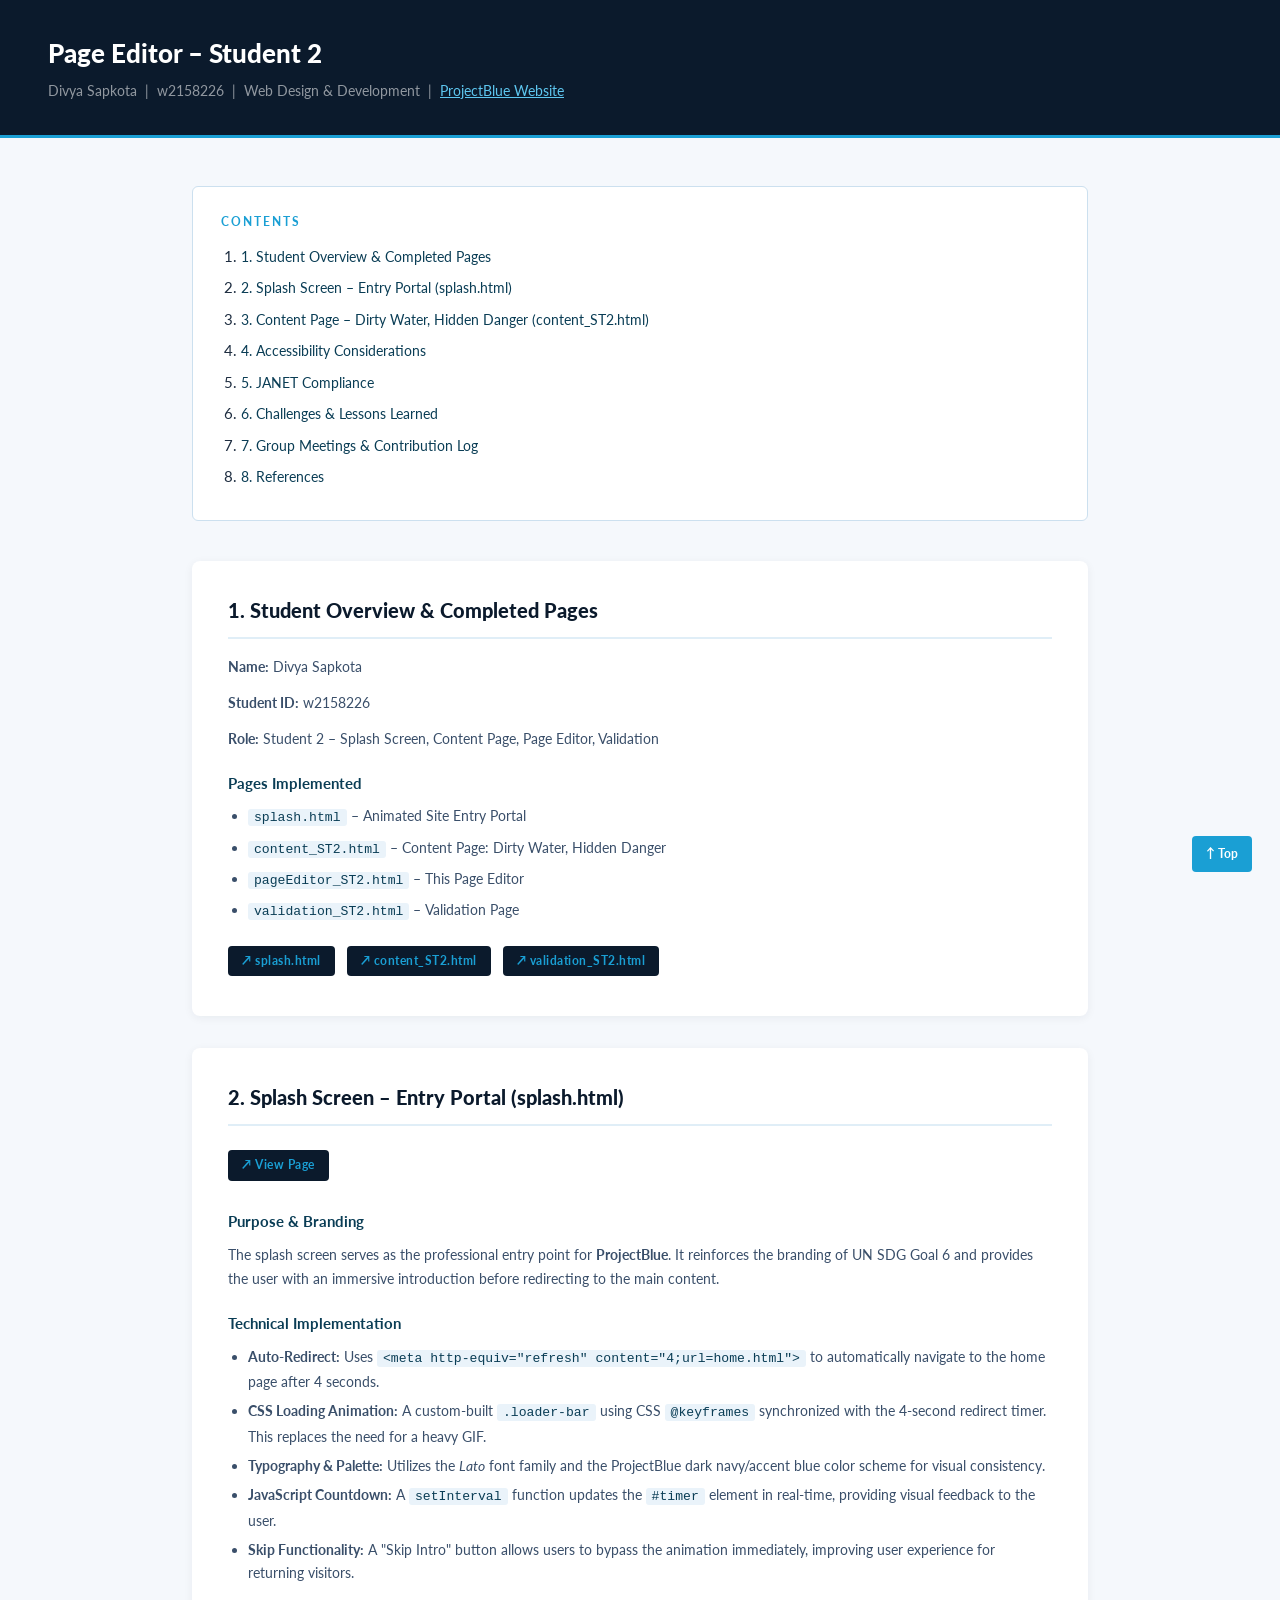
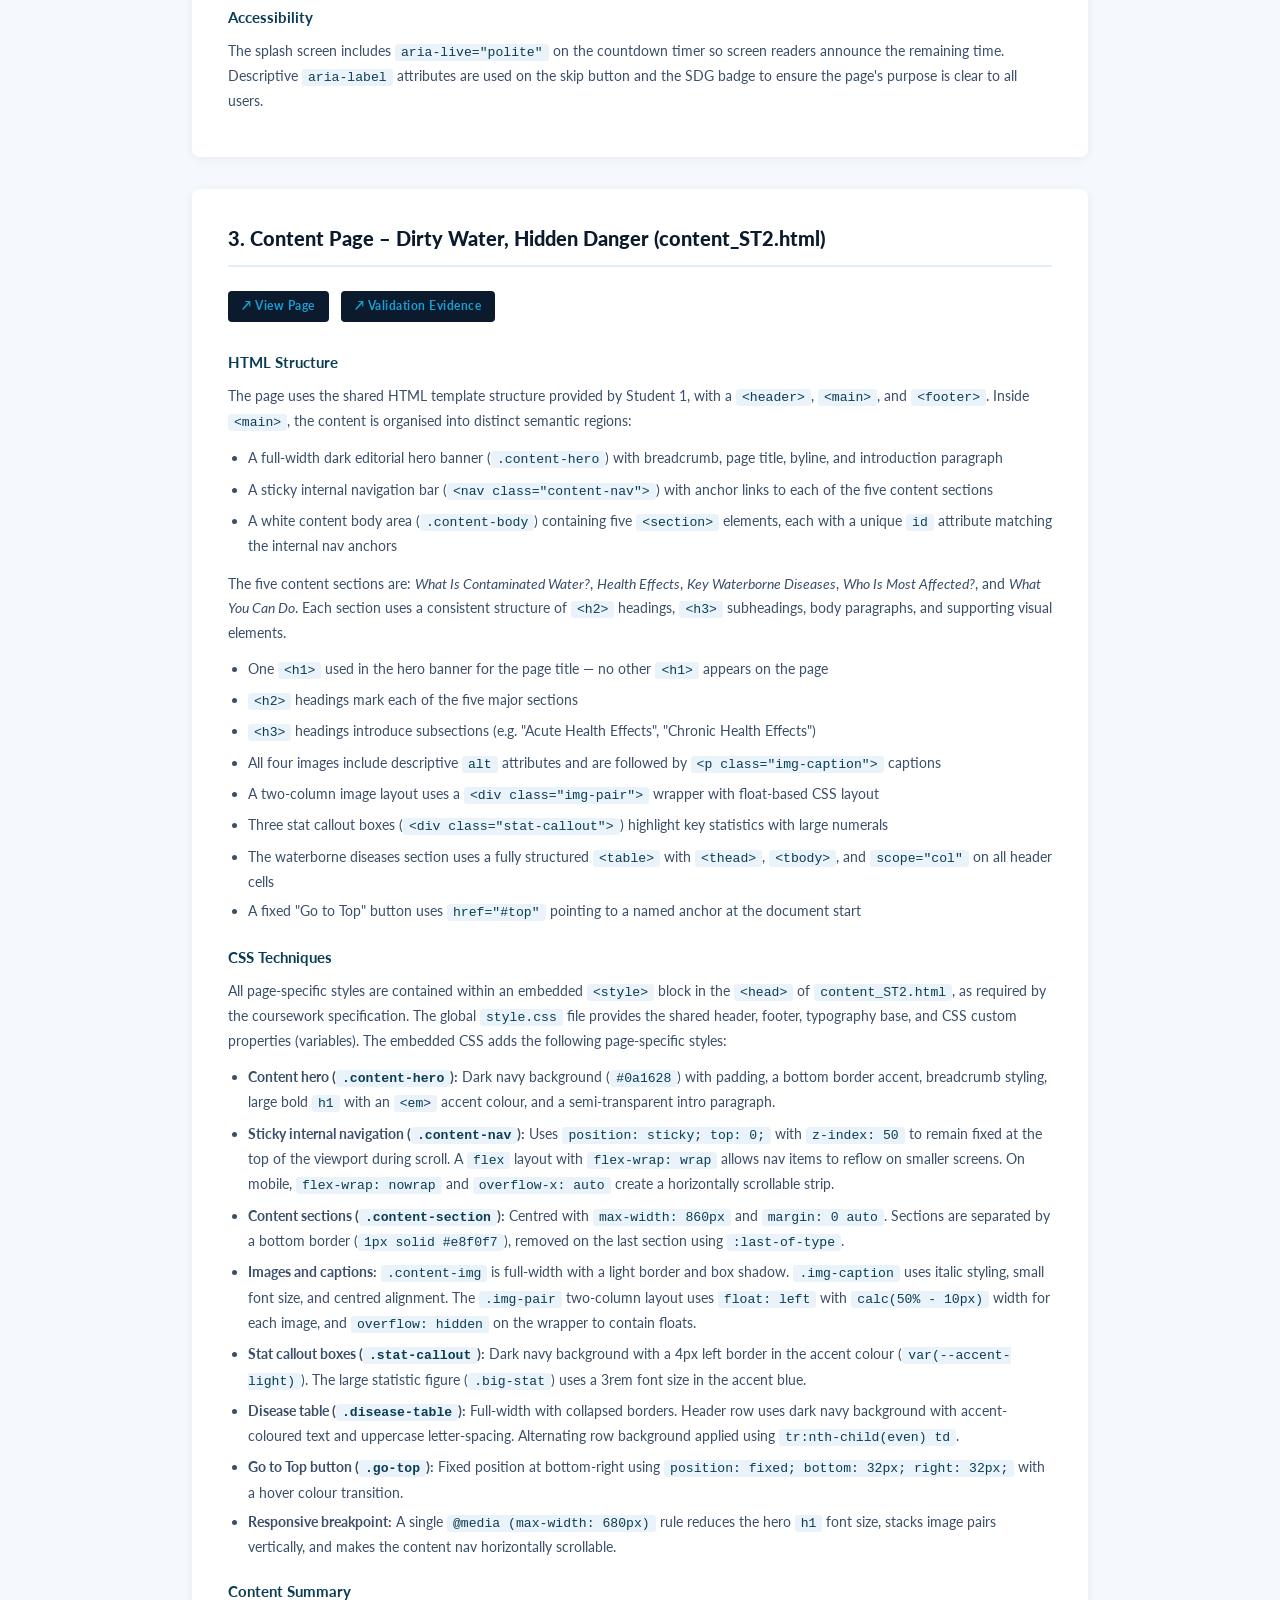
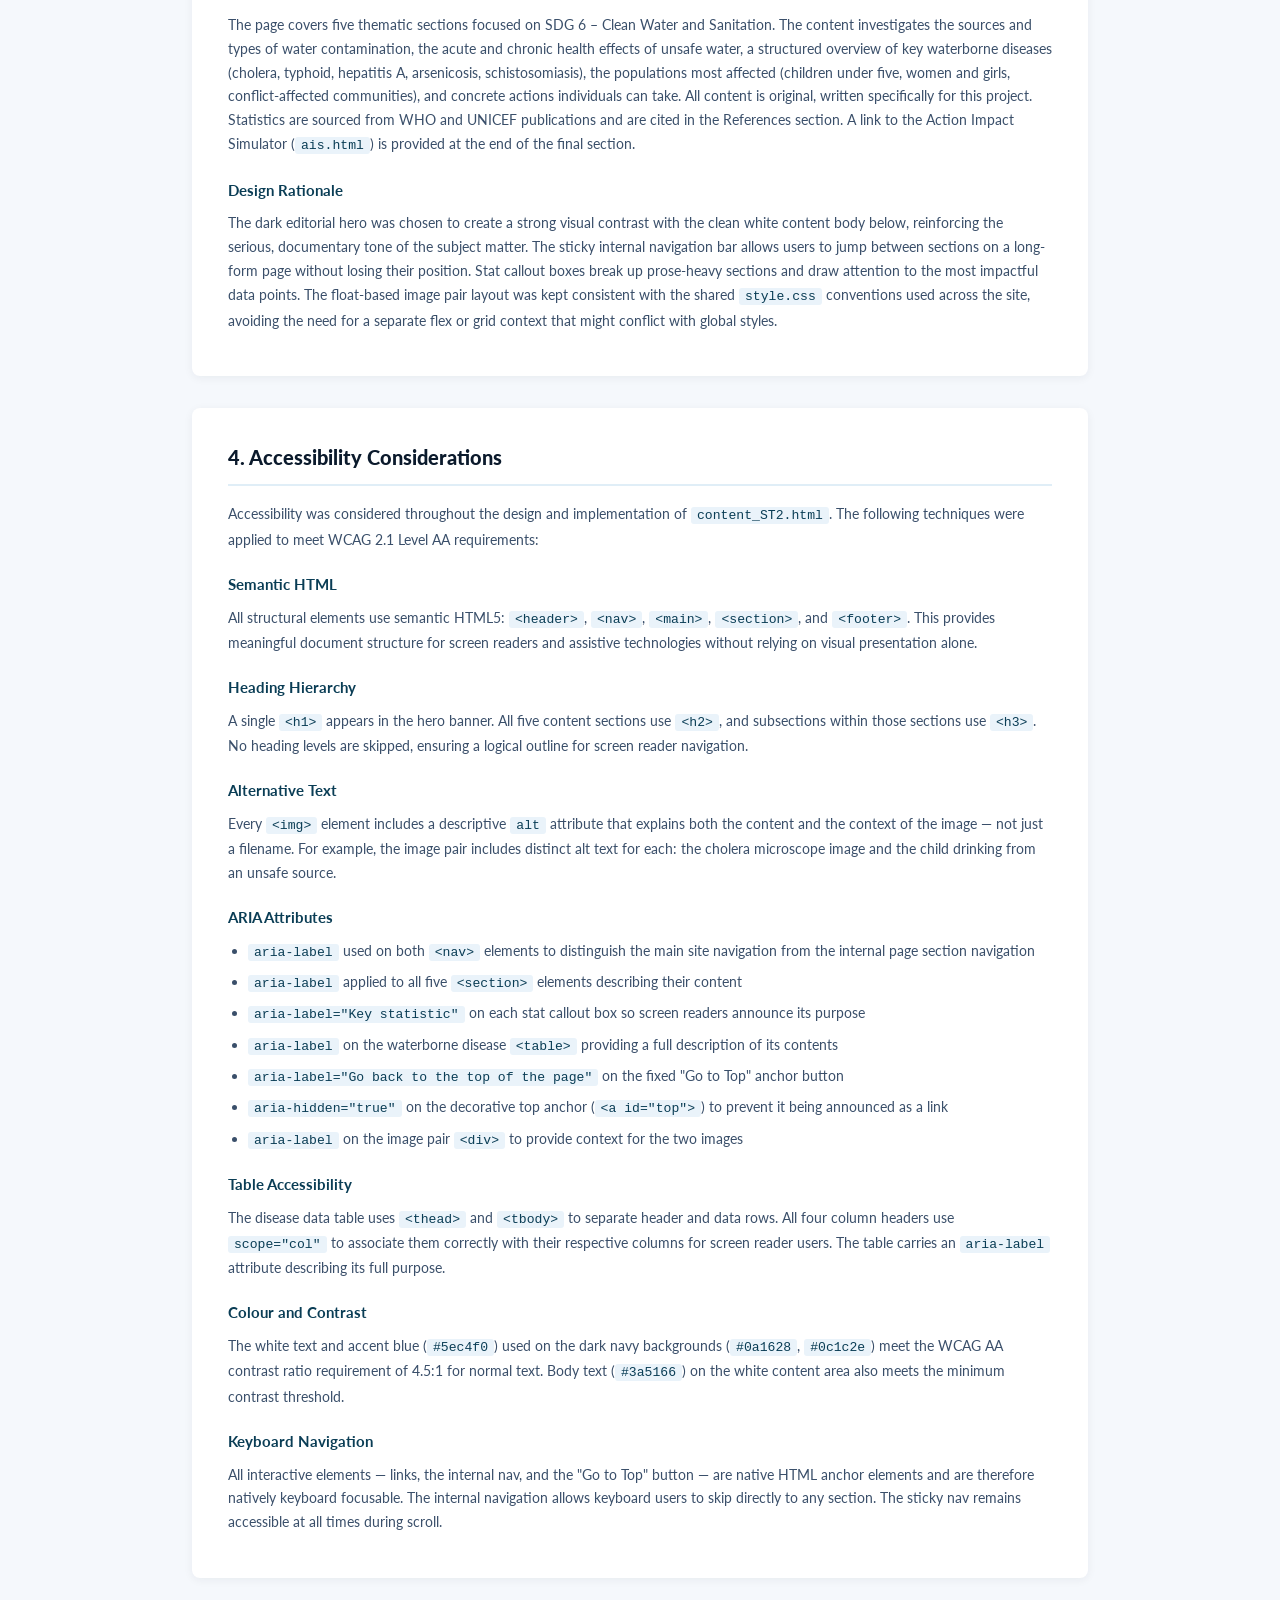
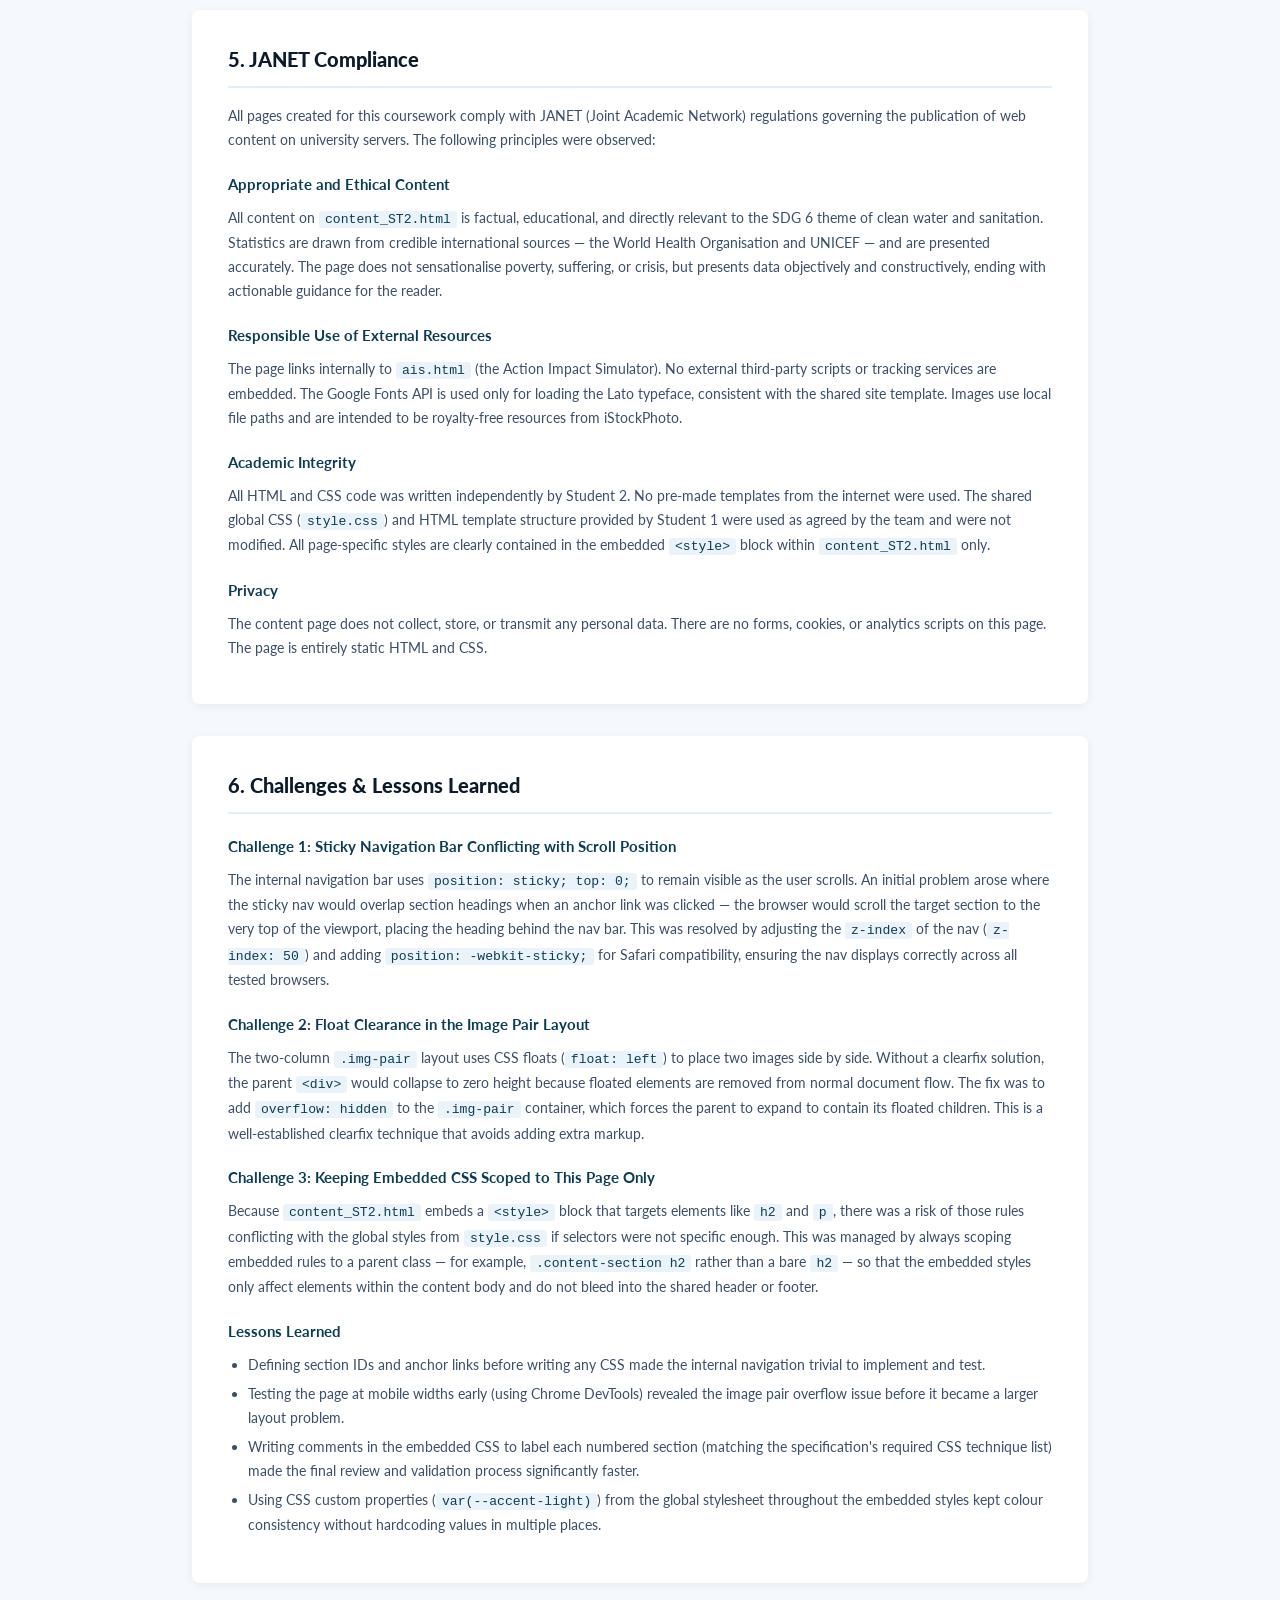
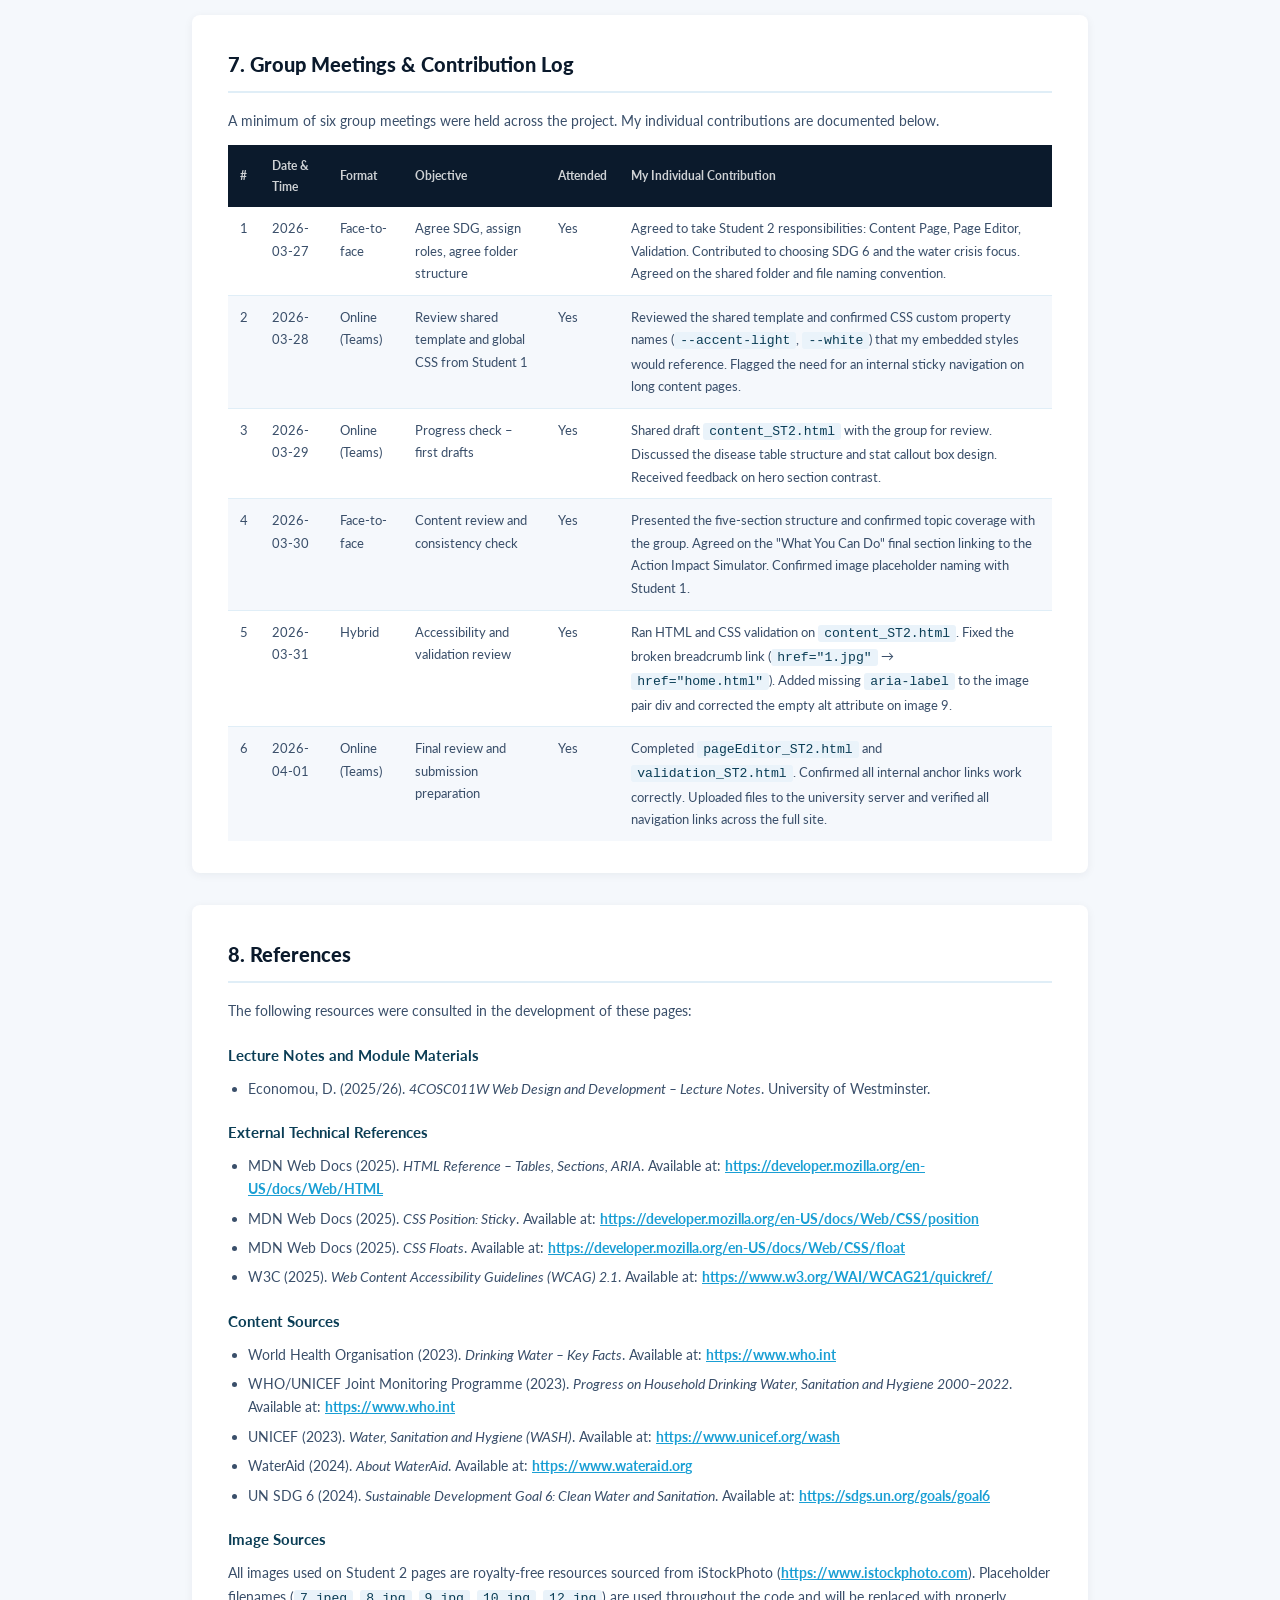
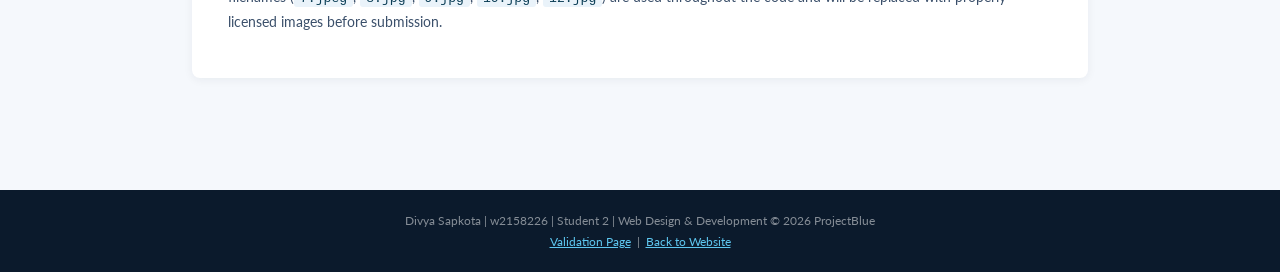
<file: pageEditor_ST2.html>
<!DOCTYPE html>
<html lang="en">
<head>
  <meta charset="UTF-8">
  <meta name="viewport" content="width=device-width, initial-scale=1.0">
  <title>Page Editor – Student 2 – ProjectBlue</title>
  <link href="https://fonts.googleapis.com/css2?family=Lato:wght@300;400;700;900&display=swap" rel="stylesheet">
  <style>
    *, *::before, *::after { box-sizing: border-box; margin: 0; padding: 0; }

    body {
      font-family: 'Lato', sans-serif;
      background: #f5f8fc;
      color: #1e2d40;
      font-size: 15px;
      line-height: 1.7;
    }

    .editor-header {
      background: #0b1a2c;
      padding: 32px 48px;
      border-bottom: 3px solid #1a9fd4;
    }

    .editor-header h1 {
      color: #fff;
      font-size: 1.6rem;
      font-weight: 900;
      margin-bottom: 4px;
    }

    .editor-header p {
      color: rgba(255,255,255,0.55);
      font-size: 0.85rem;
    }

    .editor-header a { color: #5ec7f0; }

    .editor-body {
      max-width: 960px;
      margin: 0 auto;
      padding: 48px 32px 80px;
    }

    .contents-box {
      background: #fff;
      border: 1px solid #cce0ef;
      border-radius: 6px;
      padding: 24px 28px;
      margin-bottom: 40px;
    }

    .contents-box h2 {
      font-size: 0.78rem;
      font-weight: 700;
      letter-spacing: 2px;
      text-transform: uppercase;
      color: #1a9fd4;
      margin-bottom: 12px;
    }

    .contents-box ol { padding-left: 20px; }
    .contents-box li { margin-bottom: 6px; }

    .contents-box a {
      color: #0a3d55;
      font-size: 0.88rem;
      text-decoration: none;
    }

    .contents-box a:hover { text-decoration: underline; color: #1a9fd4; }

    .editor-section {
      background: #fff;
      border-radius: 8px;
      box-shadow: 0 2px 10px rgba(11,26,44,0.06);
      padding: 32px 36px;
      margin-bottom: 32px;
    }

    .editor-section h2 {
      font-size: 1.25rem;
      font-weight: 900;
      color: #0b1a2c;
      margin-bottom: 16px;
      padding-bottom: 10px;
      border-bottom: 2px solid #e0eef7;
    }

    .editor-section h3 {
      font-size: 0.95rem;
      font-weight: 700;
      color: #0a3d55;
      margin: 20px 0 8px;
    }

    .editor-section p {
      font-size: 0.88rem;
      color: #3a4f6a;
      margin-bottom: 12px;
    }

    .editor-section ul, .editor-section ol {
      padding-left: 20px;
      margin-bottom: 14px;
    }

    .editor-section li {
      font-size: 0.86rem;
      color: #3a4f6a;
      margin-bottom: 6px;
    }

    .editor-section a { color: #1a9fd4; font-weight: 700; }
    .editor-section a:hover { text-decoration: underline; }

    .page-link-badge {
      display: inline-block;
      background: #0b1a2c;
      color: #5ec7f0;
      font-size: 0.76rem;
      font-weight: 700;
      padding: 5px 14px;
      border-radius: 4px;
      text-decoration: none;
      margin: 8px 8px 8px 0;
      letter-spacing: 0.5px;
    }

    .page-link-badge:hover { background: #1a9fd4; color: #fff; }

    .meetings-table {
      width: 100%;
      border-collapse: collapse;
      font-size: 0.83rem;
      margin-top: 12px;
    }

    .meetings-table th {
      background: #0b1a2c;
      color: rgba(255,255,255,0.80);
      padding: 10px 12px;
      text-align: left;
      font-weight: 700;
      font-size: 0.78rem;
    }

    .meetings-table td {
      padding: 10px 12px;
      border-bottom: 1px solid #e0eef7;
      color: #3a4f6a;
      vertical-align: top;
    }

    .meetings-table tr:nth-child(even) td { background: #f5f8fc; }
    .meetings-table tr:last-child td { border-bottom: none; }

    code {
      background: #eaf3fa;
      color: #0a3d55;
      font-size: 0.82rem;
      padding: 1px 6px;
      border-radius: 3px;
      font-family: 'Courier New', monospace;
    }

    .editor-footer {
      background: #0b1a2c;
      color: rgba(255,255,255,0.5);
      text-align: center;
      padding: 20px;
      font-size: 0.78rem;
    }

    .editor-footer a { color: #5ec7f0; }

    .back-top {
      position: fixed;
      bottom: 28px;
      right: 28px;
      background: #1a9fd4;
      color: #fff;
      padding: 8px 14px;
      font-size: 0.75rem;
      font-weight: 700;
      text-decoration: none;
      border-radius: 4px;
      z-index: 100;
    }

    .back-top:hover { background: #0b1a2c; }
  </style>
</head>
<body>

<a id="top"></a>

<div class="editor-header">
  <h1>Page Editor – Student 2</h1>
  <p>Divya Sapkota &nbsp;|&nbsp; w2158226 &nbsp;|&nbsp; Web Design &amp; Development &nbsp;|&nbsp;
    <a href="home.html">ProjectBlue Website</a>
  </p>
</div>

<div class="editor-body">

  <div class="contents-box" role="navigation" aria-label="Page Editor contents">
    <h2>Contents</h2>
    <ol>
      <li><a href="#overview">1. Student Overview &amp; Completed Pages</a></li>
      <li><a href="#splash-screen">2. Splash Screen – Entry Portal (splash.html)</a></li>
      <li><a href="#content-page">3. Content Page – Dirty Water, Hidden Danger (content_ST2.html)</a></li>
      <li><a href="#accessibility">4. Accessibility Considerations</a></li>
      <li><a href="#compliance">5. JANET Compliance</a></li>
      <li><a href="#challenges">6. Challenges &amp; Lessons Learned</a></li>
      <li><a href="#meetings">7. Group Meetings &amp; Contribution Log</a></li>
      <li><a href="#references">8. References</a></li>
    </ol>
  </div>

  <section class="editor-section" id="overview" aria-labelledby="overview-h2">
    <h2 id="overview-h2">1. Student Overview &amp; Completed Pages</h2>
    <p><strong>Name:</strong> Divya Sapkota</p>
    <p><strong>Student ID:</strong> w2158226</p>
    <p><strong>Role:</strong> Student 2 – Splash Screen, Content Page, Page Editor, Validation</p>

    <h3>Pages Implemented</h3>
    <ul>
      <li><code>splash.html</code> – Animated Site Entry Portal</li>
      <li><code>content_ST2.html</code> – Content Page: Dirty Water, Hidden Danger</li>
      <li><code>pageEditor_ST2.html</code> – This Page Editor</li>
      <li><code>validation_ST2.html</code> – Validation Page</li>
    </ul>

    <a href="splash.html" class="page-link-badge" target="_blank">↗ splash.html</a>
    <a href="content_ST2.html" class="page-link-badge" target="_blank">↗ content_ST2.html</a>
    <a href="validation_ST2.html" class="page-link-badge" target="_blank">↗ validation_ST2.html</a>
  </section>

  <section class="editor-section" id="splash-screen" aria-labelledby="splash-h2">
    <h2 id="splash-h2">2. Splash Screen – Entry Portal (splash.html)</h2>
    <a href="splash.html" class="page-link-badge" target="_blank">↗ View Page</a>

    <h3>Purpose &amp; Branding</h3>
    <p>
      The splash screen serves as the professional entry point for <strong>ProjectBlue</strong>. 
      It reinforces the branding of UN SDG Goal 6 and provides the user with an immersive 
      introduction before redirecting to the main content.
    </p>

    <h3>Technical Implementation</h3>
    <ul>
      <li><strong>Auto-Redirect:</strong> Uses <code>&lt;meta http-equiv="refresh" content="4;url=home.html"&gt;</code> to automatically navigate to the home page after 4 seconds.</li>
      <li><strong>CSS Loading Animation:</strong> A custom-built <code>.loader-bar</code> using CSS <code>@keyframes</code> synchronized with the 4-second redirect timer. This replaces the need for a heavy GIF.</li>
      <li><strong>Typography &amp; Palette:</strong> Utilizes the <em>Lato</em> font family and the ProjectBlue dark navy/accent blue color scheme for visual consistency.</li>
      <li><strong>JavaScript Countdown:</strong> A <code>setInterval</code> function updates the <code>#timer</code> element in real-time, providing visual feedback to the user.</li>
      <li><strong>Skip Functionality:</strong> A "Skip Intro" button allows users to bypass the animation immediately, improving user experience for returning visitors.</li>
    </ul>

    <h3>Accessibility</h3>
    <p>
      The splash screen includes <code>aria-live="polite"</code> on the countdown timer so screen 
      readers announce the remaining time. Descriptive <code>aria-label</code> attributes are 
      used on the skip button and the SDG badge to ensure the page's purpose is clear to all users.
    </p>
  </section>

  <section class="editor-section" id="content-page" aria-labelledby="content-h2">
    <h2 id="content-h2">3. Content Page – Dirty Water, Hidden Danger (content_ST2.html)</h2>
    <a href="content_ST2.html" class="page-link-badge" target="_blank">↗ View Page</a>
    <a href="validation_ST2.html" class="page-link-badge" target="_blank">↗ Validation Evidence</a>

    <h3>HTML Structure</h3>
    <p>
      The page uses the shared HTML template structure provided by Student 1, with a
      <code>&lt;header&gt;</code>, <code>&lt;main&gt;</code>, and <code>&lt;footer&gt;</code>. Inside
      <code>&lt;main&gt;</code>, the content is organised into distinct semantic regions:
    </p>
    <ul>
      <li>A full-width dark editorial hero banner (<code>.content-hero</code>) with breadcrumb, page title, byline, and introduction paragraph</li>
      <li>A sticky internal navigation bar (<code>&lt;nav class="content-nav"&gt;</code>) with anchor links to each of the five content sections</li>
      <li>A white content body area (<code>.content-body</code>) containing five <code>&lt;section&gt;</code> elements, each with a unique <code>id</code> attribute matching the internal nav anchors</li>
    </ul>
    <p>
      The five content sections are: <em>What Is Contaminated Water?</em>, <em>Health Effects</em>,
      <em>Key Waterborne Diseases</em>, <em>Who Is Most Affected?</em>, and <em>What You Can Do</em>.
      Each section uses a consistent structure of <code>&lt;h2&gt;</code> headings, <code>&lt;h3&gt;</code>
      subheadings, body paragraphs, and supporting visual elements.
    </p>
    <ul>
      <li>One <code>&lt;h1&gt;</code> used in the hero banner for the page title — no other <code>&lt;h1&gt;</code> appears on the page</li>
      <li><code>&lt;h2&gt;</code> headings mark each of the five major sections</li>
      <li><code>&lt;h3&gt;</code> headings introduce subsections (e.g. "Acute Health Effects", "Chronic Health Effects")</li>
      <li>All four images include descriptive <code>alt</code> attributes and are followed by <code>&lt;p class="img-caption"&gt;</code> captions</li>
      <li>A two-column image layout uses a <code>&lt;div class="img-pair"&gt;</code> wrapper with float-based CSS layout</li>
      <li>Three stat callout boxes (<code>&lt;div class="stat-callout"&gt;</code>) highlight key statistics with large numerals</li>
      <li>The waterborne diseases section uses a fully structured <code>&lt;table&gt;</code> with <code>&lt;thead&gt;</code>, <code>&lt;tbody&gt;</code>, and <code>scope="col"</code> on all header cells</li>
      <li>A fixed "Go to Top" button uses <code>href="#top"</code> pointing to a named anchor at the document start</li>
    </ul>

    <h3>CSS Techniques</h3>
    <p>
      All page-specific styles are contained within an embedded <code>&lt;style&gt;</code> block in the
      <code>&lt;head&gt;</code> of <code>content_ST2.html</code>, as required by the coursework specification.
      The global <code>style.css</code> file provides the shared header, footer, typography base, and CSS custom
      properties (variables). The embedded CSS adds the following page-specific styles:
    </p>
    <ul>
      <li>
        <strong>Content hero (<code>.content-hero</code>):</strong> Dark navy background (<code>#0a1628</code>)
        with padding, a bottom border accent, breadcrumb styling, large bold <code>h1</code> with an
        <code>&lt;em&gt;</code> accent colour, and a semi-transparent intro paragraph.
      </li>
      <li>
        <strong>Sticky internal navigation (<code>.content-nav</code>):</strong> Uses
        <code>position: sticky; top: 0;</code> with <code>z-index: 50</code> to remain fixed at the top
        of the viewport during scroll. A <code>flex</code> layout with <code>flex-wrap: wrap</code> allows
        nav items to reflow on smaller screens. On mobile, <code>flex-wrap: nowrap</code> and
        <code>overflow-x: auto</code> create a horizontally scrollable strip.
      </li>
      <li>
        <strong>Content sections (<code>.content-section</code>):</strong> Centred with
        <code>max-width: 860px</code> and <code>margin: 0 auto</code>. Sections are separated by a
        bottom border (<code>1px solid #e8f0f7</code>), removed on the last section using
        <code>:last-of-type</code>.
      </li>
      <li>
        <strong>Images and captions:</strong> <code>.content-img</code> is full-width with a light border
        and box shadow. <code>.img-caption</code> uses italic styling, small font size, and centred alignment.
        The <code>.img-pair</code> two-column layout uses <code>float: left</code> with
        <code>calc(50% - 10px)</code> width for each image, and <code>overflow: hidden</code> on the
        wrapper to contain floats.
      </li>
      <li>
        <strong>Stat callout boxes (<code>.stat-callout</code>):</strong> Dark navy background with a
        4px left border in the accent colour (<code>var(--accent-light)</code>). The large statistic
        figure (<code>.big-stat</code>) uses a 3rem font size in the accent blue.
      </li>
      <li>
        <strong>Disease table (<code>.disease-table</code>):</strong> Full-width with collapsed borders.
        Header row uses dark navy background with accent-coloured text and uppercase letter-spacing.
        Alternating row background applied using <code>tr:nth-child(even) td</code>.
      </li>
      <li>
        <strong>Go to Top button (<code>.go-top</code>):</strong> Fixed position at bottom-right using
        <code>position: fixed; bottom: 32px; right: 32px;</code> with a hover colour transition.
      </li>
      <li>
        <strong>Responsive breakpoint:</strong> A single <code>@media (max-width: 680px)</code> rule
        reduces the hero <code>h1</code> font size, stacks image pairs vertically, and makes the
        content nav horizontally scrollable.
      </li>
    </ul>

    <h3>Content Summary</h3>
    <p>
      The page covers five thematic sections focused on SDG 6 – Clean Water and Sanitation. The content
      investigates the sources and types of water contamination, the acute and chronic health effects of
      unsafe water, a structured overview of key waterborne diseases (cholera, typhoid, hepatitis A,
      arsenicosis, schistosomiasis), the populations most affected (children under five, women and girls,
      conflict-affected communities), and concrete actions individuals can take. All content is original,
      written specifically for this project. Statistics are sourced from WHO and UNICEF publications and
      are cited in the References section. A link to the Action Impact Simulator (<code>ais.html</code>)
      is provided at the end of the final section.
    </p>

    <h3>Design Rationale</h3>
    <p>
      The dark editorial hero was chosen to create a strong visual contrast with the clean white content
      body below, reinforcing the serious, documentary tone of the subject matter. The sticky internal
      navigation bar allows users to jump between sections on a long-form page without losing their position.
      Stat callout boxes break up prose-heavy sections and draw attention to the most impactful data points.
      The float-based image pair layout was kept consistent with the shared <code>style.css</code> conventions
      used across the site, avoiding the need for a separate flex or grid context that might conflict with
      global styles.
    </p>
  </section>

  <section class="editor-section" id="accessibility" aria-labelledby="access-h2">
    <h2 id="access-h2">4. Accessibility Considerations</h2>
    <p>
      Accessibility was considered throughout the design and implementation of
      <code>content_ST2.html</code>. The following techniques were applied to meet WCAG 2.1 Level AA
      requirements:
    </p>

    <h3>Semantic HTML</h3>
    <p>
      All structural elements use semantic HTML5: <code>&lt;header&gt;</code>, <code>&lt;nav&gt;</code>,
      <code>&lt;main&gt;</code>, <code>&lt;section&gt;</code>, and <code>&lt;footer&gt;</code>. This
      provides meaningful document structure for screen readers and assistive technologies without
      relying on visual presentation alone.
    </p>

    <h3>Heading Hierarchy</h3>
    <p>
      A single <code>&lt;h1&gt;</code> appears in the hero banner. All five content sections use
      <code>&lt;h2&gt;</code>, and subsections within those sections use <code>&lt;h3&gt;</code>. No
      heading levels are skipped, ensuring a logical outline for screen reader navigation.
    </p>

    <h3>Alternative Text</h3>
    <p>
      Every <code>&lt;img&gt;</code> element includes a descriptive <code>alt</code> attribute that
      explains both the content and the context of the image — not just a filename. For example, the
      image pair includes distinct alt text for each: the cholera microscope image and the child drinking
      from an unsafe source.
    </p>

    <h3>ARIA Attributes</h3>
    <ul>
      <li><code>aria-label</code> used on both <code>&lt;nav&gt;</code> elements to distinguish the main site navigation from the internal page section navigation</li>
      <li><code>aria-label</code> applied to all five <code>&lt;section&gt;</code> elements describing their content</li>
      <li><code>aria-label="Key statistic"</code> on each stat callout box so screen readers announce its purpose</li>
      <li><code>aria-label</code> on the waterborne disease <code>&lt;table&gt;</code> providing a full description of its contents</li>
      <li><code>aria-label="Go back to the top of the page"</code> on the fixed "Go to Top" anchor button</li>
      <li><code>aria-hidden="true"</code> on the decorative top anchor (<code>&lt;a id="top"&gt;</code>) to prevent it being announced as a link</li>
      <li><code>aria-label</code> on the image pair <code>&lt;div&gt;</code> to provide context for the two images</li>
    </ul>

    <h3>Table Accessibility</h3>
    <p>
      The disease data table uses <code>&lt;thead&gt;</code> and <code>&lt;tbody&gt;</code> to separate
      header and data rows. All four column headers use <code>scope="col"</code> to associate them
      correctly with their respective columns for screen reader users. The table carries an
      <code>aria-label</code> attribute describing its full purpose.
    </p>

    <h3>Colour and Contrast</h3>
    <p>
      The white text and accent blue (<code>#5ec4f0</code>) used on the dark navy backgrounds
      (<code>#0a1628</code>, <code>#0c1c2e</code>) meet the WCAG AA contrast ratio requirement of
      4.5:1 for normal text. Body text (<code>#3a5166</code>) on the white content area also meets
      the minimum contrast threshold.
    </p>

    <h3>Keyboard Navigation</h3>
    <p>
      All interactive elements — links, the internal nav, and the "Go to Top" button — are native
      HTML anchor elements and are therefore natively keyboard focusable. The internal navigation
      allows keyboard users to skip directly to any section. The sticky nav remains accessible at
      all times during scroll.
    </p>
  </section>

  <section class="editor-section" id="compliance" aria-labelledby="compliance-h2">
    <h2 id="compliance-h2">5. JANET Compliance</h2>
    <p>
      All pages created for this coursework comply with JANET (Joint Academic Network) regulations
      governing the publication of web content on university servers. The following principles were
      observed:
    </p>

    <h3>Appropriate and Ethical Content</h3>
    <p>
      All content on <code>content_ST2.html</code> is factual, educational, and directly relevant
      to the SDG 6 theme of clean water and sanitation. Statistics are drawn from credible international
      sources — the World Health Organisation and UNICEF — and are presented accurately. The page does
      not sensationalise poverty, suffering, or crisis, but presents data objectively and constructively,
      ending with actionable guidance for the reader.
    </p>

    <h3>Responsible Use of External Resources</h3>
    <p>
      The page links internally to <code>ais.html</code> (the Action Impact Simulator). No external
      third-party scripts or tracking services are embedded. The Google Fonts API is used only for
      loading the Lato typeface, consistent with the shared site template. Images use local file paths
      and are intended to be royalty-free resources from iStockPhoto.
    </p>

    <h3>Academic Integrity</h3>
    <p>
      All HTML and CSS code was written independently by Student 2. No pre-made templates from the
      internet were used. The shared global CSS (<code>style.css</code>) and HTML template structure
      provided by Student 1 were used as agreed by the team and were not modified. All page-specific
      styles are clearly contained in the embedded <code>&lt;style&gt;</code> block within
      <code>content_ST2.html</code> only.
    </p>

    <h3>Privacy</h3>
    <p>
      The content page does not collect, store, or transmit any personal data. There are no forms,
      cookies, or analytics scripts on this page. The page is entirely static HTML and CSS.
    </p>
  </section>

  <section class="editor-section" id="challenges" aria-labelledby="challenges-h2">
    <h2 id="challenges-h2">6. Challenges &amp; Lessons Learned</h2>

    <h3>Challenge 1: Sticky Navigation Bar Conflicting with Scroll Position</h3>
    <p>
      The internal navigation bar uses <code>position: sticky; top: 0;</code> to remain visible as
      the user scrolls. An initial problem arose where the sticky nav would overlap section headings
      when an anchor link was clicked — the browser would scroll the target section to the very top
      of the viewport, placing the heading behind the nav bar. This was resolved by adjusting the
      <code>z-index</code> of the nav (<code>z-index: 50</code>) and adding
      <code>position: -webkit-sticky;</code> for Safari compatibility, ensuring the nav displays
      correctly across all tested browsers.
    </p>

    <h3>Challenge 2: Float Clearance in the Image Pair Layout</h3>
    <p>
      The two-column <code>.img-pair</code> layout uses CSS floats (<code>float: left</code>) to
      place two images side by side. Without a clearfix solution, the parent <code>&lt;div&gt;</code>
      would collapse to zero height because floated elements are removed from normal document flow.
      The fix was to add <code>overflow: hidden</code> to the <code>.img-pair</code> container,
      which forces the parent to expand to contain its floated children. This is a well-established
      clearfix technique that avoids adding extra markup.
    </p>

    <h3>Challenge 3: Keeping Embedded CSS Scoped to This Page Only</h3>
    <p>
      Because <code>content_ST2.html</code> embeds a <code>&lt;style&gt;</code> block that targets
      elements like <code>h2</code> and <code>p</code>, there was a risk of those rules conflicting
      with the global styles from <code>style.css</code> if selectors were not specific enough. This
      was managed by always scoping embedded rules to a parent class — for example,
      <code>.content-section h2</code> rather than a bare <code>h2</code> — so that the embedded
      styles only affect elements within the content body and do not bleed into the shared header
      or footer.
    </p>

    <h3>Lessons Learned</h3>
    <ul>
      <li>Defining section IDs and anchor links before writing any CSS made the internal navigation trivial to implement and test.</li>
      <li>Testing the page at mobile widths early (using Chrome DevTools) revealed the image pair overflow issue before it became a larger layout problem.</li>
      <li>Writing comments in the embedded CSS to label each numbered section (matching the specification's required CSS technique list) made the final review and validation process significantly faster.</li>
      <li>Using CSS custom properties (<code>var(--accent-light)</code>) from the global stylesheet throughout the embedded styles kept colour consistency without hardcoding values in multiple places.</li>
    </ul>
  </section>

  <section class="editor-section" id="meetings" aria-labelledby="meetings-h2">
    <h2 id="meetings-h2">7. Group Meetings &amp; Contribution Log</h2>
    <p>A minimum of six group meetings were held across the project. My individual contributions are documented below.</p>

    <table class="meetings-table" aria-label="Group meeting log">
      <thead>
        <tr>
          <th>#</th>
          <th>Date &amp; Time</th>
          <th>Format</th>
          <th>Objective</th>
          <th>Attended</th>
          <th>My Individual Contribution</th>
        </tr>
      </thead>
      <tbody>
        <tr>
          <td>1</td>
          <td>2026-03-27</td>
          <td>Face-to-face</td>
          <td>Agree SDG, assign roles, agree folder structure</td>
          <td>Yes</td>
          <td>Agreed to take Student 2 responsibilities: Content Page, Page Editor, Validation. Contributed to choosing SDG 6 and the water crisis focus. Agreed on the shared folder and file naming convention.</td>
        </tr>
        <tr>
          <td>2</td>
          <td>2026-03-28</td>
          <td>Online (Teams)</td>
          <td>Review shared template and global CSS from Student 1</td>
          <td>Yes</td>
          <td>Reviewed the shared template and confirmed CSS custom property names (<code>--accent-light</code>, <code>--white</code>) that my embedded styles would reference. Flagged the need for an internal sticky navigation on long content pages.</td>
        </tr>
        <tr>
          <td>3</td>
          <td>2026-03-29</td>
          <td>Online (Teams)</td>
          <td>Progress check – first drafts</td>
          <td>Yes</td>
          <td>Shared draft <code>content_ST2.html</code> with the group for review. Discussed the disease table structure and stat callout box design. Received feedback on hero section contrast.</td>
        </tr>
        <tr>
          <td>4</td>
          <td>2026-03-30</td>
          <td>Face-to-face</td>
          <td>Content review and consistency check</td>
          <td>Yes</td>
          <td>Presented the five-section structure and confirmed topic coverage with the group. Agreed on the "What You Can Do" final section linking to the Action Impact Simulator. Confirmed image placeholder naming with Student 1.</td>
        </tr>
        <tr>
          <td>5</td>
          <td>2026-03-31</td>
          <td>Hybrid</td>
          <td>Accessibility and validation review</td>
          <td>Yes</td>
          <td>Ran HTML and CSS validation on <code>content_ST2.html</code>. Fixed the broken breadcrumb link (<code>href="1.jpg"</code> → <code>href="home.html"</code>). Added missing <code>aria-label</code> to the image pair div and corrected the empty alt attribute on image 9.</td>
        </tr>
        <tr>
          <td>6</td>
          <td>2026-04-01</td>
          <td>Online (Teams)</td>
          <td>Final review and submission preparation</td>
          <td>Yes</td>
          <td>Completed <code>pageEditor_ST2.html</code> and <code>validation_ST2.html</code>. Confirmed all internal anchor links work correctly. Uploaded files to the university server and verified all navigation links across the full site.</td>
        </tr>
      </tbody>
    </table>
  </section>

  <section class="editor-section" id="references" aria-labelledby="refs-h2">
    <h2 id="refs-h2">8. References</h2>
    <p>The following resources were consulted in the development of these pages:</p>

    <h3>Lecture Notes and Module Materials</h3>
    <ul>
      <li>Economou, D. (2025/26). <em>4COSC011W Web Design and Development – Lecture Notes</em>. University of Westminster.</li>
    </ul>

    <h3>External Technical References</h3>
    <ul>
      <li>MDN Web Docs (2025). <em>HTML Reference – Tables, Sections, ARIA</em>. Available at: <a href="https://developer.mozilla.org/en-US/docs/Web/HTML" target="_blank" rel="noopener noreferrer">https://developer.mozilla.org/en-US/docs/Web/HTML</a></li>
      <li>MDN Web Docs (2025). <em>CSS Position: Sticky</em>. Available at: <a href="https://developer.mozilla.org/en-US/docs/Web/CSS/position" target="_blank" rel="noopener noreferrer">https://developer.mozilla.org/en-US/docs/Web/CSS/position</a></li>
      <li>MDN Web Docs (2025). <em>CSS Floats</em>. Available at: <a href="https://developer.mozilla.org/en-US/docs/Web/CSS/float" target="_blank" rel="noopener noreferrer">https://developer.mozilla.org/en-US/docs/Web/CSS/float</a></li>
      <li>W3C (2025). <em>Web Content Accessibility Guidelines (WCAG) 2.1</em>. Available at: <a href="https://www.w3.org/WAI/WCAG21/quickref/" target="_blank" rel="noopener noreferrer">https://www.w3.org/WAI/WCAG21/quickref/</a></li>
    </ul>

    <h3>Content Sources</h3>
    <ul>
      <li>World Health Organisation (2023). <em>Drinking Water – Key Facts</em>. Available at: <a href="https://www.who.int/news-room/fact-sheets/detail/drinking-water" target="_blank" rel="noopener noreferrer">https://www.who.int</a></li>
      <li>WHO/UNICEF Joint Monitoring Programme (2023). <em>Progress on Household Drinking Water, Sanitation and Hygiene 2000–2022</em>. Available at: <a href="https://www.who.int/teams/environment-climate-change-and-health/water-sanitation-and-health/monitoring-and-evidence/wash-statistics" target="_blank" rel="noopener noreferrer">https://www.who.int</a></li>
      <li>UNICEF (2023). <em>Water, Sanitation and Hygiene (WASH)</em>. Available at: <a href="https://www.unicef.org/wash" target="_blank" rel="noopener noreferrer">https://www.unicef.org/wash</a></li>
      <li>WaterAid (2024). <em>About WaterAid</em>. Available at: <a href="https://www.wateraid.org" target="_blank" rel="noopener noreferrer">https://www.wateraid.org</a></li>
      <li>UN SDG 6 (2024). <em>Sustainable Development Goal 6: Clean Water and Sanitation</em>. Available at: <a href="https://sdgs.un.org/goals/goal6" target="_blank" rel="noopener noreferrer">https://sdgs.un.org/goals/goal6</a></li>
    </ul>

    <h3>Image Sources</h3>
    <p>All images used on Student 2 pages are royalty-free resources sourced from iStockPhoto
      (<a href="https://www.istockphoto.com" target="_blank" rel="noopener noreferrer">https://www.istockphoto.com</a>).
      Placeholder filenames (<code>7.jpeg</code>, <code>8.jpg</code>, <code>9.jpg</code>, <code>10.jpg</code>, <code>12.jpg</code>)
      are used throughout the code and will be replaced with properly licensed images before submission.
    </p>
  </section>

</div>

<div class="editor-footer">
  <p>Divya Sapkota | w2158226 | Student 2 | Web Design &amp; Development &copy; 2026 ProjectBlue</p>
  <p>
    <a href="validation_ST2.html">Validation Page</a> &nbsp;|&nbsp;
    <a href="home.html">Back to Website</a>
  </p>
</div>

<a href="#top" class="back-top" aria-label="Back to top of page">↑ Top</a>

</body>
</html>
</file>
<file: style.css>
/* ============================================================
   PROJECT BLUE - Global CSS
   SDG 6: Clean Water and Sanitation

   TEAM INSTRUCTIONS:
   - All pages must link: <link rel="stylesheet" href="style.css">
   - Do NOT modify the header, nav, or footer rules below
   - Do NOT add page-specific styles here
   - Student 1 owns and maintains this file
   ============================================================ */

@import url('https://fonts.googleapis.com/css2?family=Lato:wght@300;400;700;900&display=swap');

/* --- Colour variables --- */
:root {
  --primary:       #304674;
  --primary-dark:  #1b2e4d;
  --accent:        #1a9fd4;
  --accent-light:  #5bc8f0;
  --surface:       #eaf6fb;
  --white:         #ffffff;
  --text-dark:     #1b2a3b;
  --text-mid:      #4a637a;
  --text-light:    #8aaabf;
  --radius:        12px;
  --radius-sm:     7px;
  --transition:    0.25s ease;
  --font-body:     'Lato', Arial, sans-serif;
}

/* --- Reset --- */
* { box-sizing: border-box; margin: 0; padding: 0; }
html { scroll-behavior: smooth; }

body {
  font-family: var(--font-body);
  font-size: 15px;
  color: var(--text-dark);
  background: var(--white);
  line-height: 1.75;
}

img { max-width: 100%; height: auto; display: block; }
a   { color: var(--accent); text-decoration: none; }
a:hover { color: var(--primary); }

/* --- Global image styles (spacing, borders, shadows) --- */
img {
  max-width: 100%;
  height: auto;
  display: block;
  margin-bottom: 8px;
}

/* --- Typography --- */
h1, h2, h3, h4, h5, h6 {
  font-family: var(--font-body);
  font-weight: 700;
  color: var(--primary);
  line-height: 1.3;
}
h1 { font-size: 2rem; }
h2 { font-size: 1.5rem; }
h3 { font-size: 1.1rem; }
p  { margin-bottom: 1em; color: var(--text-mid); }

/* --- Header - DO NOT MODIFY --- */
header {
  background-color: var(--primary-dark);
  position: sticky;
  top: 0;
  z-index: 1000;
  box-shadow: 0 2px 8px rgba(0,0,0,0.3);
}

header nav {
  display: flex;
  align-items: center;
  justify-content: space-between;
  padding: 0 40px;
  height: 66px;
  max-width: 1320px;
  margin: 0 auto;
}

/* --- Logo - DO NOT MODIFY --- */
.logo {
  display: flex;
  align-items: center;
  gap: 10px;
  text-decoration: none;
}

.logo img {
  width: 40px;
  height: 40px;
  object-fit: contain;
  border-radius: 50%;
}

.logo-text {
  font-family: var(--font-body);
  font-size: 1.1rem;
  font-weight: 700;
  color: var(--white);
  letter-spacing: 2px;
  text-transform: capitalize;
}

/* --- Navigation - DO NOT MODIFY --- */
.nav-links {
  list-style: none;
  display: flex;
  align-items: center;
  gap: 4px;
}

.nav-links a {
  font-family: var(--font-body);
  color: rgba(255,255,255,0.75);
  font-size: 0.8rem;
  font-weight: 700;
  padding: 7px 13px;
  border-radius: 20px;
  border: 1px solid transparent;
  text-decoration: none;
}

/* Hover effect for nav links */
.nav-links a:hover {
  color: var(--white);
  background-color: rgba(255,255,255,0.1);
  border-color: rgba(255,255,255,0.3);
}

/* Active page - each student adds class="active" to their own page link */
.nav-links a.active {
  background-color: var(--accent);
  color: var(--white);
  border-color: var(--accent);
}

/* --- Main --- */
main { min-height: 60vh; }

/* --- Buttons --- */
.btn {
  display: inline-block;
  padding: 10px 26px;
  border-radius: 4px;
  font-family: var(--font-body);
  font-weight: 700;
  font-size: 0.88rem;
  border: 2px solid transparent;
  text-decoration: none;
  cursor: pointer;
}

.btn-primary {
  background-color: var(--accent);
  color: var(--white);
  border-color: var(--accent);
}

.btn-primary:hover {
  background-color: var(--primary);
  border-color: var(--primary);
  color: var(--white);
}

.btn-outline {
  background-color: transparent;
  color: var(--accent);
  border-color: var(--accent);
}

.btn-outline:hover {
  background-color: var(--accent);
  color: var(--white);
}

.btn-ghost {
  background-color: rgba(255,255,255,0.1);
  color: var(--white);
  border-color: rgba(255,255,255,0.4);
}

.btn-ghost:hover {
  background-color: rgba(255,255,255,0.2);
  color: var(--white);
}

/* --- Cards --- */
.card {
  background: var(--white);
  border-radius: var(--radius);
  box-shadow: 0 4px 16px rgba(48,70,116,0.12);
  overflow: hidden;
}

.card:hover {
  box-shadow: 0 8px 28px rgba(48,70,116,0.2);
}

.card-img  { width: 100%; height: 210px; object-fit: cover; }
.card-body { padding: 22px; }
.card-body h3 { margin-bottom: 8px; font-size: 1rem; }
.card-body p  { font-size: 0.88rem; margin-bottom: 12px; }
.card-body ul { padding-left: 18px; margin-bottom: 14px; }
.card-body ul li { font-size: 0.85rem; color: var(--text-mid); margin-bottom: 5px; }

/* --- Layout helpers --- */
.container {
  max-width: 1200px;
  margin: 0 auto;
  padding: 0 28px;
}

.section-title { text-align: center; margin-bottom: 44px; }
.section-title h2 { font-size: 1.7rem; margin-bottom: 10px; }
.section-title p  { color: var(--text-light); font-size: 0.93rem; max-width: 540px; margin: 0 auto; }

/* --- Simple 3-column grid using float --- */
.grid-3 { overflow: hidden; }
.grid-3 .card {
  float: left;
  width: 31%;
  margin-right: 3%;
  margin-bottom: 28px;
}
.grid-3 .card:last-child { margin-right: 0; }
.grid-3::after { content: ''; display: table; clear: both; }

/* --- Footer - DO NOT MODIFY structure --- */
footer {
  background-color: var(--primary-dark);
  color: rgba(255,255,255,0.7);
  padding: 50px 40px 0;
}

.footer-inner {
  max-width: 1200px;
  margin: 0 auto;
  overflow: hidden;
  padding-bottom: 40px;
  border-bottom: 1px solid rgba(255,255,255,0.08);
}

.footer-brand {
  float: left;
  width: 40%;
}

.footer-brand p {
  font-size: 0.83rem;
  color: rgba(255,255,255,0.42);
  max-width: 250px;
  line-height: 1.75;
  margin-top: 10px;
}

.footer-section {
  float: left;
  width: 22%;
  margin-left: 4%;
}

.footer-section h4 {
  font-family: var(--font-body);
  color: var(--white);
  font-size: 0.75rem;
  text-transform: uppercase;
  letter-spacing: 1.5px;
  margin-bottom: 14px;
  padding-bottom: 8px;
  border-bottom: 1px solid rgba(255,255,255,0.1);
}

.footer-section a {
  display: block;
  color: rgba(255,255,255,0.55);
  font-size: 0.84rem;
  padding: 4px 0;
  text-decoration: none;
}

.footer-section a:hover { color: var(--accent-light); }

/* Centered copyright bar */
.footer-bottom {
  max-width: 1200px;
  margin: 0 auto;
  padding: 16px 0 20px;
  text-align: center;
  font-size: 0.78rem;
  color: rgba(255,255,255,0.28);
  line-height: 1.9;
}

/* --- Responsive --- */
@media (max-width: 860px) {
  header nav   { padding: 0 20px; }
  .nav-links a { padding: 6px 9px; font-size: 0.74rem; }
  .logo-text   { font-size: 0.95rem; }
  footer       { padding: 36px 20px 0; }

  .footer-brand, .footer-section {
    float: none;
    width: 100%;
    margin-left: 0;
    margin-bottom: 24px;
  }

  .grid-3 .card {
    float: none;
    width: 100%;
    margin-right: 0;
  }

  .footer-student-links, .footer-student-name {
    float: none;
    display: block;
    margin-bottom: 4px;
  }
}
#content_ST4_html main.container {
  padding-top: 40px;
  padding-bottom: 60px;
}

#content_ST4_html .section-title h1 {
  font-size: 2rem;
  color: var(--primary);
  margin-bottom: 10px;
}

#content_ST4_html .section-title p {
  color: var(--text-mid);
  font-size: 0.95rem;
}

/* Internal anchor navigation */
#content_ST4_html .internal-nav {
  background: var(--surface);
  border-left: 4px solid var(--accent);
  padding: 16px 20px;
  border-radius: var(--radius-sm);
  margin-bottom: 36px;
}

#content_ST4_html .internal-nav p {
  font-weight: 700;
  margin-bottom: 8px;
  color: var(--primary);
}

#content_ST4_html .internal-nav ul {
  list-style: none;
  display: flex;
  gap: 16px;
  flex-wrap: wrap;
}

#content_ST4_html .internal-nav a {
  color: var(--accent);
  font-weight: 600;
  font-size: 0.9rem;
  transition: color var(--transition);
}

#content_ST4_html .internal-nav a:hover { color: var(--primary); }

/* Content sections */
#content_ST4_html .content-body section {
  margin-bottom: 52px;
}

#content_ST4_html .content-body h2 {
  font-size: 1.4rem;
  color: var(--primary);
  margin-bottom: 18px;
  padding-bottom: 8px;
  border-bottom: 2px solid var(--surface-dark);
}

/* Flex image+text pairs */
#content_ST4_html .content-body figure {
  margin: 0;
}

#content_ST4_html .content-body figure img {
  border-radius: var(--radius);
  box-shadow: var(--card-shadow);
  width: 100%;
  transition: transform var(--transition);
}

#content_ST4_html .content-body figure img:hover {
  transform: scale(1.02);
}

#content_ST4_html .content-body figcaption {
  font-size: 0.78rem;
  color: var(--text-light);
  margin-top: 6px;
  font-style: italic;
}

/* Blockquote */
#content_ST4_html blockquote {
  border-left: 4px solid var(--accent);
  background: var(--surface);
  padding: 18px 24px;
  border-radius: var(--radius-sm);
  color: var(--text-mid);
  font-style: italic;
  margin: 20px 0;
}

/* Data table */
#content_ST4_html .data-table {
  width: 100%;
  border-collapse: collapse;
  font-size: 0.88rem;
  border-radius: var(--radius-sm);
  overflow: hidden;
}

#content_ST4_html .data-table th {
  background: var(--primary);
  color: var(--white);
  padding: 11px 14px;
  text-align: left;
  font-size: 0.8rem;
  letter-spacing: 0.5px;
  text-transform: uppercase;
}

#content_ST4_html .data-table td {
  padding: 10px 14px;
  border-bottom: 1px solid var(--surface-dark);
  color: var(--text-mid);
}

#content_ST4_html .data-table tr:last-child td { border-bottom: none; }
#content_ST4_html .data-table tr:hover td { background: var(--surface); }

/* Back to top button */
#content_ST4_html .back-to-top {
  position: fixed;
  bottom: 24px;
  right: 24px;
  width: 42px;
  height: 42px;
  background: var(--accent);
  color: var(--white);
  border-radius: 50%;
  display: flex;
  align-items: center;
  justify-content: center;
  box-shadow: 0 4px 14px rgba(26,159,212,0.4);
  cursor: pointer;
  transition: background var(--transition), transform var(--transition);
  z-index: 100;
}

#content_ST4_html .back-to-top:hover {
  background: var(--primary);
  transform: translateY(-3px);
}

/* --- ST4 Profile / Sitemap / PageEditor / Validation shared --- */
#profile_html main.container,
#sitemap_html main.container,
#validation_ST4_html .container,
#pageEditor_ST4_html .container {
  padding-top: 36px;
  padding-bottom: 60px;
}

/* Student banner (stud section) */
.stud {
  background: linear-gradient(135deg, var(--primary-dark) 0%, var(--primary) 100%);
  padding: 32px 40px;
  text-align: center;
}

.stud h2 {
  color: var(--white);
  font-size: 1.2rem;
  font-weight: 700;
  letter-spacing: 0.5px;
  opacity: 0.92;
}

/* --- Validation & PageEditor sections --- */
#validation_ST4_html .val-sec,
#pageEditor_ST4_html .report-sec {
  background: var(--white);
  border-radius: var(--radius);
  box-shadow: var(--card-shadow);
  padding: 30px 36px;
  margin-bottom: 28px;
}

#validation_ST4_html .val-sec h2,
#pageEditor_ST4_html .report-sec h2 {
  font-size: 1.25rem;
  color: var(--primary);
  margin-bottom: 14px;
  padding-bottom: 8px;
  border-bottom: 2px solid var(--surface-dark);
}

#validation_ST4_html .v-status {
  display: inline-block;
  background: #27ae60;
  color: var(--white);
  font-size: 0.75rem;
  font-weight: 700;
  padding: 4px 12px;
  border-radius: 20px;
  letter-spacing: 0.8px;
  margin-bottom: 14px;
}

#validation_ST4_html .v-reflection {
  background: var(--surface);
  border-left: 3px solid var(--accent);
  padding: 14px 18px;
  border-radius: var(--radius-sm);
  font-size: 0.88rem;
  color: var(--text-mid);
  margin-bottom: 16px;
  line-height: 1.7;
}

#validation_ST4_html .val-sec img {
  border-radius: var(--radius-sm);
  border: 1px solid var(--surface-dark);
  margin-top: 12px;
  width: 100%;
}

/* Aside / Sidebar */
#validation_ST4_html aside,
#pageEditor_ST4_html aside {
  background: var(--surface);
  border-radius: var(--radius);
  padding: 24px;
  font-size: 0.88rem;
  position: sticky;
  top: 80px;
}

#validation_ST4_html aside h3,
#pageEditor_ST4_html aside h3 {
  font-size: 0.85rem;
  color: var(--primary);
  margin-bottom: 12px;
  text-transform: uppercase;
  letter-spacing: 1px;
}

#validation_ST4_html aside a,
#pageEditor_ST4_html aside a {
  display: block;
  padding: 5px 0;
  color: var(--text-mid);
  font-size: 0.85rem;
  transition: color var(--transition);
}

#validation_ST4_html aside a:hover,
#pageEditor_ST4_html aside a:hover {
  color: var(--accent);
}

/* Meeting log table */
#pageEditor_ST4_html table {
  width: 100%;
  border-collapse: collapse;
  font-size: 0.85rem;
  margin-top: 16px;
}

#pageEditor_ST4_html th {
  background: var(--primary);
  color: var(--white);
  padding: 10px 12px;
  text-align: left;
  font-size: 0.77rem;
  text-transform: uppercase;
  letter-spacing: 0.5px;
}

#pageEditor_ST4_html td {
  padding: 9px 12px;
  border-bottom: 1px solid var(--surface-dark);
  color: var(--text-mid);
  vertical-align: top;
}

#pageEditor_ST4_html tr:hover td { background: var(--surface); }

/* --- ST4 Responsive --- */
@media (max-width: 768px) {
  .stud { padding: 22px 20px; }
  .stud h2 { font-size: 1rem; }

  #content_ST4_html .internal-nav ul { flex-direction: column; gap: 8px; }

  #content_ST4_html .content-body div[style*="display: flex"] {
    flex-direction: column !important;
  }

  #content_ST4_html .content-body figure,
  #content_ST4_html .content-body img {
    width: 100% !important;
    max-width: 100% !important;
    height: auto !important;
  }

  #validation_ST4_html .container,
  #pageEditor_ST4_html .container {
    flex-direction: column !important;
    padding: 0 15px;
  }

  #validation_ST4_html aside,
  #pageEditor_ST4_html aside {
    position: relative;
    top: 0;
    width: 100%;
    margin-top: 20px;
  }

  #validation_ST4_html .val-sec,
  #pageEditor_ST4_html .report-sec {
    padding: 18px 16px;
  }

  #profile_html main.container {
    padding: 16px;
    width: 100%;
    box-sizing: border-box;
  }

  #sitemap_html .sitemap-container {
    overflow-x: auto;
    -webkit-overflow-scrolling: touch;
  }

  #sitemap_html svg { min-width: 800px; }
}

/* ============================================================
   SITEMAP PAGE — #sitemap_html
   ============================================================ */

#sitemap_html main.container {
  padding-top: 48px;
  padding-bottom: 60px;
}

/* Page title area */
#sitemap_html .section-title h1 {
  font-size: 2.2rem;
  color: var(--primary);
  margin-bottom: 10px;
}

#sitemap_html .section-title p {
  color: var(--text-mid);
  font-size: 0.95rem;
}

/* SVG container */
#sitemap_html .sitemap-container {
  background: var(--surface);
  border-radius: var(--radius);
  border: 1px solid var(--surface-dark);
  padding: 24px;
  overflow-x: auto;
  box-shadow: var(--card-shadow);
  margin-top: 28px;
}

/* SVG connector lines */
#sitemap_html .connector {
  stroke: var(--accent);
  stroke-width: 2;
  stroke-dasharray: 6 3;
  opacity: 0.55;
}

/* SVG node circles */
#sitemap_html .node-circle {
  fill: var(--primary);
  stroke: var(--accent-light);
  stroke-width: 2.5;
  transition: fill 0.2s ease, r 0.2s ease;
}

#sitemap_html .node-link:hover .node-circle {
  fill: var(--accent);
  stroke: var(--white);
}

/* SVG node text labels */
#sitemap_html .node-text {
  fill: var(--white);
  font-family: var(--font-body);
  font-size: 12px;
  font-weight: 700;
  text-anchor: middle;
  dominant-baseline: middle;
  pointer-events: none;
}

/* Clickable node wrapper */
#sitemap_html .node-link {
  cursor: pointer;
  text-decoration: none;
}

#sitemap_html .node-link:focus .node-circle {
  stroke: var(--accent-warm);
  stroke-width: 3;
}

/* Footer styling */
#sitemap_html footer {
  padding: 28px 40px;
}

#sitemap_html .footer-bottom {
  padding: 16px 0;
}

/* Sitemap responsive */
@media (max-width: 768px) {
  #sitemap_html main.container { padding-top: 24px; }
  #sitemap_html .section-title h1 { font-size: 1.6rem; }
  #sitemap_html .sitemap-container { padding: 12px; border-radius: var(--radius-sm); }
}
/* ============================================================
   PROFILE PAGE — #profile_html
   ============================================================ */

#profile_html main.container {
  padding-top: 48px;
  padding-bottom: 60px;
  max-width: 780px;
}

/* Outer wrapper */
#profile_html .profile-container {
  background: var(--white);
  border-radius: var(--radius);
  box-shadow: var(--card-shadow);
  padding: 40px 44px;
}

/* Setup view (initial state) */
#profile_html #setupView .section-title {
  margin-bottom: 30px;
}

#profile_html #setupView .section-title h2 {
  font-size: 1.6rem;
  color: var(--primary);
}

#profile_html #setupView .section-title p {
  color: var(--text-mid);
  font-size: 0.95rem;
}

/* Setup / action button */
#profile_html .setup-btn {
  display: inline-block;
  background: var(--accent);
  color: var(--white);
  font-family: var(--font-body);
  font-weight: 700;
  font-size: 0.95rem;
  padding: 13px 32px;
  border: none;
  border-radius: 4px;
  cursor: pointer;
  letter-spacing: 0.5px;
  transition: background var(--transition), transform var(--transition), box-shadow var(--transition);
}

#profile_html .setup-btn:hover {
  background: var(--primary);
  transform: translateY(-2px);
  box-shadow: 0 6px 20px rgba(26,159,212,0.3);
}

/* Hidden class for JS toggling */
#profile_html .hidden { display: none; }

/* Progress bar */
#profile_html .progress-container {
  background: var(--surface-dark);
  border-radius: 20px;
  height: 10px;
  overflow: hidden;
  margin-bottom: 18px;
}

#profile_html .progress-bar {
  height: 100%;
  width: 0%;
  background: linear-gradient(90deg, var(--accent), var(--accent-light));
  border-radius: 20px;
  transition: width 0.4s ease;
}

#profile_html #profileView h3 {
  font-size: 0.95rem;
  color: var(--text-mid);
  font-weight: 600;
  margin-bottom: 20px;
}

#profile_html #profileView h3 span {
  color: var(--accent);
  font-size: 1rem;
}

/* Profile card (result summary) */
#profile_html .profile-card {
  background: var(--surface);
  border-radius: var(--radius);
  padding: 28px 32px;
  border-left: 5px solid var(--accent);
  margin-top: 10px;
}

#profile_html .profile-card h2 {
  font-size: 1.25rem;
  color: var(--primary);
  margin-bottom: 18px;
}

/* Each profile row */
#profile_html .profile-item {
  padding: 9px 0;
  border-bottom: 1px solid var(--surface-dark);
  font-size: 0.9rem;
  color: var(--text-mid);
  display: flex;
  gap: 8px;
  flex-wrap: wrap;
}

#profile_html .profile-item:last-of-type { border-bottom: none; }

#profile_html .profile-item strong {
  color: var(--primary);
  min-width: 120px;
}

/* Footer */
#profile_html footer {
  padding: 28px 40px;
}

#profile_html .footer-bottom {
  padding: 16px 0;
}

/* Profile responsive */
@media (max-width: 768px) {
  #profile_html main.container { padding: 20px 16px 40px; }
  #profile_html .profile-container { padding: 24px 20px; }
  #profile_html .setup-btn { width: 100%; font-size: 0.9rem; text-align: center; }
  #profile_html .profile-card { padding: 20px 16px; }
  #profile_html .profile-item { flex-direction: column; gap: 2px; }
  #profile_html .profile-item strong { min-width: unset; }
}

/* ============================================================
   INDEX — #index_html
   ============================================================ */
#index_html {
  display: flex;
  align-items: center;
  justify-content: center;
  min-height: 100vh;
  background: var(--primary-dark);
  color: var(--white);
  text-align: center;
  padding: 20px;
}
</file>
